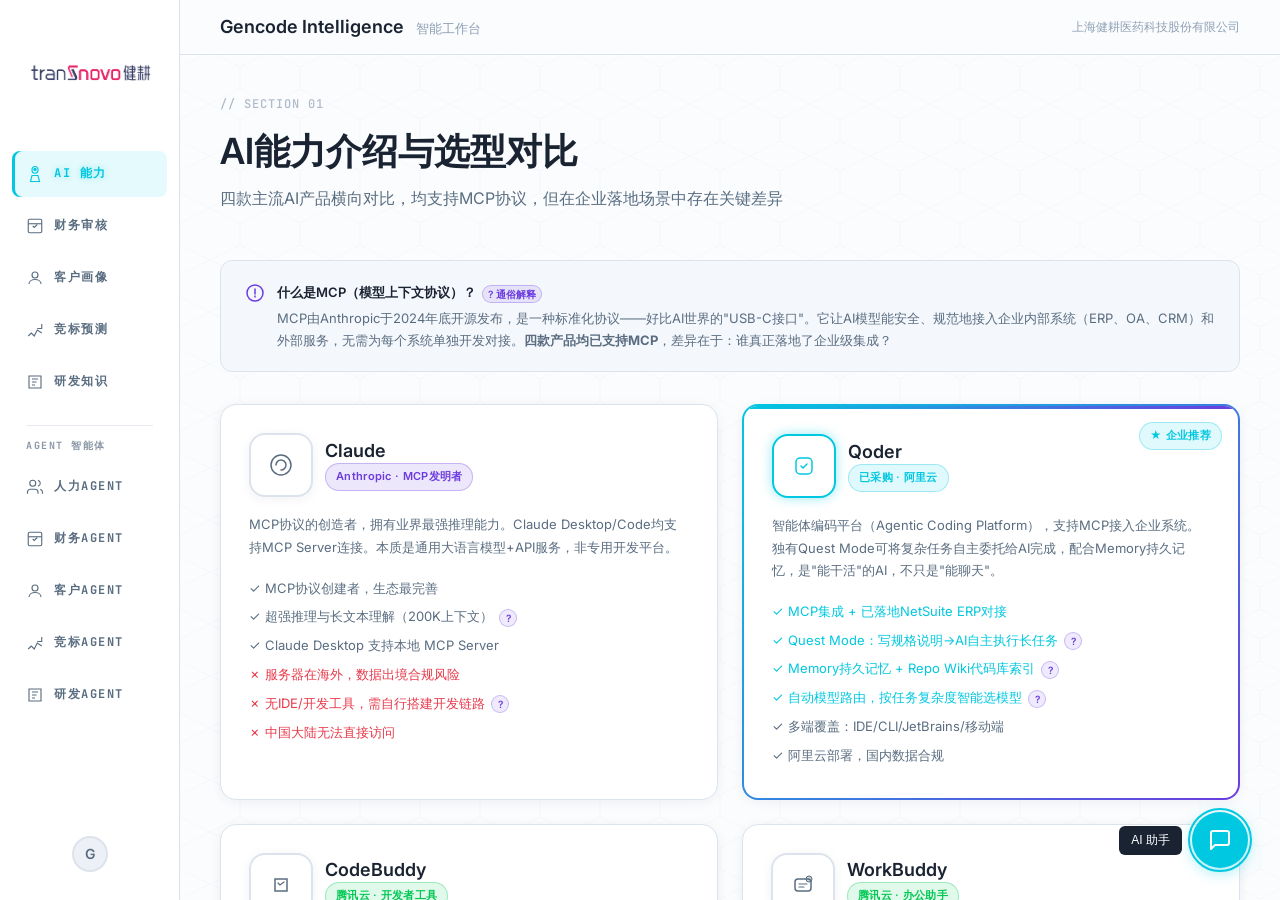
<file: index.html>
<!DOCTYPE html>
<html lang="zh-CN">
<head>
  <meta charset="UTF-8">
  <meta name="viewport" content="width=device-width, initial-scale=1.0">
  <title>Gencode Intelligence 智能工作台 — 上海健耕医药科技</title>
  <link rel="preconnect" href="https://fonts.googleapis.com">
  <link rel="preconnect" href="https://fonts.gstatic.com" crossorigin>
  <link href="https://fonts.googleapis.com/css2?family=Inter:wght@300;400;500;600;700&family=JetBrains+Mono:wght@400;500;600&display=swap" rel="stylesheet">
  <link rel="stylesheet" href="css/style.css">
  <link rel="preload" href="js/echarts.min.js" as="script">
  <link rel="prefetch" href="netsuite_pl_dashboard.html">
</head>
<body>

  <!-- App Layout -->
  <div class="app-layout">

    <!-- Sidebar Navigation -->
    <aside class="sidebar" id="sidebar">
      <div class="sidebar-brand">
        <img class="sidebar-logo" src="images/logo.png" alt="Transnovo 健耕" />
      </div>
      <nav class="sidebar-nav">
        <a class="sidebar-item active" data-target="section-ai">
          <svg viewBox="0 0 24 24" fill="none" stroke="currentColor" stroke-width="1.5"><path d="M12 2a4 4 0 014 4v1a4 4 0 01-8 0V6a4 4 0 014-4z"/><path d="M8 14h8l2 8H6l2-8z"/><circle cx="12" cy="6" r="1.5" fill="currentColor"/></svg>
          <span>AI 能力</span>
        </a>
        <a class="sidebar-item" data-target="section-audit">
          <svg viewBox="0 0 24 24" fill="none" stroke="currentColor" stroke-width="1.5"><rect x="3" y="3" width="18" height="18" rx="2"/><path d="M9 12l2 2 4-4"/><path d="M3 9h18"/></svg>
          <span>财务审核</span>
        </a>
        <a class="sidebar-item" data-target="section-customer">
          <svg viewBox="0 0 24 24" fill="none" stroke="currentColor" stroke-width="1.5"><circle cx="12" cy="8" r="4"/><path d="M4 20c0-4 4-6 8-6s8 2 8 6"/></svg>
          <span>客户画像</span>
        </a>
        <a class="sidebar-item" data-target="section-pricing">
          <svg viewBox="0 0 24 24" fill="none" stroke="currentColor" stroke-width="1.5"><path d="M3 20l4-4 4 4 4-8 6 4"/><path d="M21 4v6h-6"/></svg>
          <span>竞标预测</span>
        </a>
        <a class="sidebar-item" data-target="section-rdkb">
          <svg viewBox="0 0 24 24" fill="none" stroke="currentColor" stroke-width="1.5"><path d="M4 4h16v16H4z"/><path d="M8 8h8M8 12h6M8 16h4"/></svg>
          <span>研发知识</span>
        </a>

        <div class="sidebar-group-label">Agent 智能体</div>

        <a class="sidebar-item" data-target="section-hr">
          <svg viewBox="0 0 24 24" fill="none" stroke="currentColor" stroke-width="1.5"><path d="M16 21v-2a4 4 0 00-4-4H6a4 4 0 00-4 4v2"/><circle cx="9" cy="7" r="4"/><path d="M22 21v-2a4 4 0 00-3-3.87"/><path d="M16 3.13a4 4 0 010 7.75"/></svg>
          <span>人力Agent</span>
        </a>
        <a class="sidebar-item" data-target="section-fin-agent">
          <svg viewBox="0 0 24 24" fill="none" stroke="currentColor" stroke-width="1.5"><rect x="3" y="3" width="18" height="18" rx="2"/><path d="M9 12l2 2 4-4"/><path d="M3 9h18"/></svg>
          <span>财务Agent</span>
        </a>
        <a class="sidebar-item" data-target="section-cust-agent">
          <svg viewBox="0 0 24 24" fill="none" stroke="currentColor" stroke-width="1.5"><circle cx="12" cy="8" r="4"/><path d="M4 20c0-4 4-6 8-6s8 2 8 6"/></svg>
          <span>客户Agent</span>
        </a>
        <a class="sidebar-item" data-target="section-bid-agent">
          <svg viewBox="0 0 24 24" fill="none" stroke="currentColor" stroke-width="1.5"><path d="M3 20l4-4 4 4 4-8 6 4"/><path d="M21 4v6h-6"/></svg>
          <span>竞标Agent</span>
        </a>
        <a class="sidebar-item" data-target="section-rd-agent">
          <svg viewBox="0 0 24 24" fill="none" stroke="currentColor" stroke-width="1.5"><path d="M4 4h16v16H4z"/><path d="M8 8h8M8 12h6M8 16h4"/></svg>
          <span>研发Agent</span>
        </a>
      </nav>
      <div class="sidebar-footer">
        <div class="sidebar-user">G</div>
      </div>
    </aside>

    <!-- Content Area -->
    <main class="content-area" id="contentArea">
      <header class="content-header">
        <h1 class="content-title">Gencode Intelligence <span>智能工作台</span></h1>
        <div class="content-meta">上海健耕医药科技股份有限公司</div>
      </header>

  <!-- ========== SECTION 1: AI Capability Comparison ========== -->
  <section class="section active" id="section-ai">
    <div class="section-content">
      <div class="section-label">// SECTION 01</div>
      <div class="section-header">
        <h2>AI能力介绍与选型对比</h2>
        <p>四款主流AI产品横向对比，均支持MCP协议，但在企业落地场景中存在关键差异</p>
      </div>

      <!-- MCP explainer -->
      <div style="background:var(--bg-tertiary); border-radius:12px; border:1px solid var(--border-default); padding:20px 24px; margin-bottom:32px;">
        <div style="display:flex; align-items:flex-start; gap:12px;">
          <svg width="20" height="20" viewBox="0 0 20 20" fill="none" style="flex-shrink:0; margin-top:2px;"><circle cx="10" cy="10" r="8" stroke="#6C3CE0" stroke-width="1.5"/><path d="M10 6v5M10 13v1" stroke="#6C3CE0" stroke-width="1.5" stroke-linecap="round"/></svg>
          <div>
            <p style="font-size:13px; font-weight:600; color:var(--text-primary); margin-bottom:4px;">什么是MCP（模型上下文协议）？<button class="explain-btn" onclick="showExplain('mcp')">? 通俗解释</button></p>
            <p style="font-size:13px;">MCP由Anthropic于2024年底开源发布，是一种标准化协议——好比AI世界的"USB-C接口"。它让AI模型能安全、规范地接入企业内部系统（ERP、OA、CRM）和外部服务，无需为每个系统单独开发对接。<strong>四款产品均已支持MCP</strong>，差异在于：谁真正落地了企业级集成？</p>
          </div>
        </div>
      </div>

      <!-- 4 Product Cards -->
      <div style="display:grid; grid-template-columns:repeat(2, 1fr); gap:24px;">
        <!-- Claude -->
        <div class="card">
          <div class="flex items-center gap-12 mb-16">
            <div class="mcp-node-icon">
              <svg width="28" height="28" viewBox="0 0 28 28" fill="none"><circle cx="14" cy="14" r="10" stroke="#5A6D80" stroke-width="1.5"/><path d="M9 14c0-3 2.5-5 5-5s5 2 5 5-2.5 5-5 5" stroke="#5A6D80" stroke-width="1.5" stroke-linecap="round"/></svg>
            </div>
            <div>
              <h4>Claude</h4>
              <span class="badge badge-violet">Anthropic · MCP发明者</span>
            </div>
          </div>
          <p style="font-size:13px; margin-bottom:16px;">MCP协议的创造者，拥有业界最强推理能力。Claude Desktop/Code均支持MCP Server连接。本质是通用大语言模型+API服务，非专用开发平台。</p>
          <ul style="font-size:13px; color:var(--text-secondary); list-style:none;">
            <li style="padding:4px 0;">✓ MCP协议创建者，生态最完善</li>
            <li style="padding:4px 0;">✓ 超强推理与长文本理解（200K上下文）<button class="explain-btn" onclick="showExplain('context')">?</button></li>
            <li style="padding:4px 0;">✓ Claude Desktop 支持本地 MCP Server</li>
            <li style="padding:4px 0; color:var(--accent-red);">✗ 服务器在海外，数据出境合规风险</li>
            <li style="padding:4px 0; color:var(--accent-red);">✗ 无IDE/开发工具，需自行搭建开发链路<button class="explain-btn" onclick="showExplain('ide')">?</button></li>
            <li style="padding:4px 0; color:var(--accent-red);">✗ 中国大陆无法直接访问</li>
          </ul>
        </div>

        <!-- Qoder (Recommended) -->
        <div class="card recommended">
          <div class="badge badge-cyan badge-pulse" style="position:absolute; top:16px; right:16px;">
            ★ 企业推荐
          </div>
          <div class="flex items-center gap-12 mb-16">
            <div class="mcp-node-icon active">
              <svg width="28" height="28" viewBox="0 0 28 28" fill="none"><rect x="6" y="6" width="16" height="16" rx="4" stroke="#00C8E0" stroke-width="1.5"/><path d="M11 14l2 2 4-4" stroke="#00C8E0" stroke-width="1.5" stroke-linecap="round" stroke-linejoin="round"/></svg>
            </div>
            <div>
              <h4>Qoder</h4>
              <span class="badge badge-cyan">已采购 · 阿里云</span>
            </div>
          </div>
          <p style="font-size:13px; margin-bottom:16px;">智能体编码平台（Agentic Coding Platform），支持MCP接入企业系统。独有Quest Mode可将复杂任务自主委托给AI完成，配合Memory持久记忆，是"能干活"的AI，不只是"能聊天"。</p>
          <ul style="font-size:13px; color:var(--text-secondary); list-style:none;">
            <li style="padding:4px 0; color:var(--accent-cyan);">✓ MCP集成 + 已落地NetSuite ERP对接</li>
            <li style="padding:4px 0; color:var(--accent-cyan);">✓ Quest Mode：写规格说明→AI自主执行长任务<button class="explain-btn" onclick="showExplain('quest')">?</button></li>
            <li style="padding:4px 0; color:var(--accent-cyan);">✓ Memory持久记忆 + Repo Wiki代码库索引<button class="explain-btn" onclick="showExplain('memory')">?</button></li>
            <li style="padding:4px 0; color:var(--accent-cyan);">✓ 自动模型路由，按任务复杂度智能选模型<button class="explain-btn" onclick="showExplain('routing')">?</button></li>
            <li style="padding:4px 0;">✓ 多端覆盖：IDE/CLI/JetBrains/移动端</li>
            <li style="padding:4px 0;">✓ 阿里云部署，国内数据合规</li>
          </ul>
        </div>

        <!-- CodeBuddy -->
        <div class="card">
          <div class="flex items-center gap-12 mb-16">
            <div class="mcp-node-icon">
              <svg width="28" height="28" viewBox="0 0 28 28" fill="none"><path d="M8 8h12v12H8z" stroke="#5A6D80" stroke-width="1.5" rx="2"/><path d="M11 12l2 2 4-3" stroke="#5A6D80" stroke-width="1.2" stroke-linecap="round" stroke-linejoin="round"/></svg>
            </div>
            <div>
              <h4>CodeBuddy</h4>
              <span class="badge badge-green">腾讯云 · 开发者工具</span>
            </div>
          </div>
          <p style="font-size:13px; margin-bottom:16px;">腾讯云AI代码编辑器，面向开发人员。支持MCP可视化配置，有MCP Square市场可一键安装服务端。偏向腾讯云生态内使用。</p>
          <ul style="font-size:13px; color:var(--text-secondary); list-style:none;">
            <li style="padding:4px 0;">✓ MCP支持 + 可视化配置（无需编辑JSON）</li>
            <li style="padding:4px 0;">✓ MCP Square市场，预置丰富服务端</li>
            <li style="padding:4px 0;">✓ 腾讯云生态内集成便利</li>
            <li style="padding:4px 0; color:var(--accent-red);">✗ 深度绑定腾讯云，跨云集成受限</li>
            <li style="padding:4px 0; color:var(--accent-red);">✗ 无自主任务执行能力（仅对话模式）</li>
            <li style="padding:4px 0; color:var(--accent-red);">✗ 面向开发者，非技术人员难以直接使用</li>
          </ul>
        </div>

        <!-- WorkBuddy -->
        <div class="card">
          <div class="flex items-center gap-12 mb-16">
            <div class="mcp-node-icon">
              <svg width="28" height="28" viewBox="0 0 28 28" fill="none"><rect x="6" y="8" width="16" height="12" rx="3" stroke="#5A6D80" stroke-width="1.5"/><path d="M10 13h8M10 16h5" stroke="#5A6D80" stroke-width="1.2" stroke-linecap="round"/><circle cx="20" cy="8" r="3" fill="#5A6D80" fill-opacity="0.3" stroke="#5A6D80" stroke-width="1"/></svg>
            </div>
            <div>
              <h4>WorkBuddy</h4>
              <span class="badge badge-green">腾讯云 · 办公助手</span>
            </div>
          </div>
          <p style="font-size:13px; margin-bottom:16px;">腾讯云桌面AI办公助手，面向非技术人员。可用自然语言驱动复杂工作流，内置100+虚拟专家角色。支持MCP连接外部服务，通过微信/Slack等远程控制。</p>
          <ul style="font-size:13px; color:var(--text-secondary); list-style:none;">
            <li style="padding:4px 0;">✓ MCP支持，可连接外部工具和服务</li>
            <li style="padding:4px 0;">✓ 自然语言驱动，非技术人员可直接使用</li>
            <li style="padding:4px 0;">✓ 100+虚拟专家角色（报告撰写、数据分析等）</li>
            <li style="padding:4px 0; color:var(--accent-red);">✗ 内测阶段，功能尚未完全稳定</li>
            <li style="padding:4px 0; color:var(--accent-red);">✗ 偏办公自动化，无代码开发能力</li>
            <li style="padding:4px 0; color:var(--accent-red);">✗ 无企业级ERP/财务系统深度集成案例</li>
          </ul>
        </div>
      </div>

      <!-- Comparison Table -->
      <table class="comparison-table mt-32">
        <thead>
          <tr>
            <th>对比维度</th>
            <th>Claude</th>
            <th style="color:var(--accent-cyan);">Qoder ★</th>
            <th>CodeBuddy</th>
            <th>WorkBuddy</th>
          </tr>
        </thead>
        <tbody>
          <tr>
            <td>MCP支持</td>
            <td>✓ 协议发明者，生态最完善</td>
            <td style="color:var(--accent-cyan); font-weight:500;">✓ 完整支持 + 已落地企业集成</td>
            <td>✓ 可视化配置 + 市场</td>
            <td>✓ 支持连接外部服务</td>
          </tr>
          <tr>
            <td>NetSuite ERP对接</td>
            <td>需自行开发MCP Server</td>
            <td style="color:var(--accent-cyan); font-weight:500;">✓ 已完成，可直接拉取财务数据</td>
            <td>需自行开发对接</td>
            <td>无相关案例</td>
          </tr>
          <tr>
            <td>自主任务执行<button class="explain-btn" onclick="showExplain('autonomous')">?</button></td>
            <td>需人工持续交互引导</td>
            <td style="color:var(--accent-cyan); font-weight:500;">Quest Mode — AI异步自主完成</td>
            <td>仅实时对话模式</td>
            <td>可执行预设工作流</td>
          </tr>
          <tr>
            <td>项目记忆能力<button class="explain-btn" onclick="showExplain('memory')">?</button></td>
            <td>仅单次对话上下文</td>
            <td style="color:var(--accent-cyan); font-weight:500;">Memory持久记忆 + Repo Wiki</td>
            <td>项目级上下文</td>
            <td>对话内记忆</td>
          </tr>
          <tr>
            <td>目标用户</td>
            <td>通用（研究/创作/开发）</td>
            <td style="font-weight:500;">开发者 + 业务人员（双覆盖）</td>
            <td>专业开发人员</td>
            <td>非技术办公人员</td>
          </tr>
          <tr>
            <td>使用形态</td>
            <td>Web / API / Desktop</td>
            <td style="font-weight:500;">IDE + CLI + JetBrains + Mobile</td>
            <td>独立编辑器 + VS Code</td>
            <td>桌面App + 微信/Slack</td>
          </tr>
          <tr>
            <td>数据合规</td>
            <td style="color:var(--accent-red);">海外服务器，数据出境风险</td>
            <td style="color:var(--accent-cyan); font-weight:500;">阿里云国内部署，数据可控</td>
            <td>腾讯云国内部署</td>
            <td>腾讯云国内部署</td>
          </tr>
          <tr>
            <td>产品成熟度</td>
            <td>成熟商用（海外）</td>
            <td style="font-weight:500;">已商用，阿里云正式发售</td>
            <td>已发布正式版</td>
            <td style="color:var(--accent-red);">内测阶段</td>
          </tr>
          <tr>
            <td>采购状态</td>
            <td>未采购（大陆不可用）</td>
            <td style="color:var(--accent-green); font-weight:600;">✓ 已采购并投入使用</td>
            <td>未采购</td>
            <td>未采购（内测中）</td>
          </tr>
        </tbody>
      </table>

      <!-- Key Insight Box -->
      <div class="ai-insight-box mt-32">
        <h4>
          <svg width="16" height="16" viewBox="0 0 16 16" fill="none"><path d="M8 2L10 6H14L11 9L12 13L8 11L4 13L5 9L2 6H6L8 2Z" fill="#00C8E0" fill-opacity="0.3" stroke="#00C8E0" stroke-width="1"/></svg>
          选型结论
        </h4>
        <p style="margin-top:4px;">四款产品定位各有侧重：Claude推理最强但无法在大陆使用；CodeBuddy面向开发者但绑定腾讯生态；WorkBuddy面向办公人员但尚处内测且无ERP集成。<strong style="color:var(--accent-cyan);">Qoder是唯一兼具以下三个优势的平台：①已实际落地NetSuite ERP集成 ②Quest Mode自主任务执行 ③同时服务开发者与业务人员</strong>。且已完成阿里云采购，数据合规、即刻可用。</p>
      </div>

      <!-- MCP Integration Diagram -->
      <div class="mcp-diagram mt-32">
        <div style="text-align:center; margin-bottom:24px;">
          <h3>Qoder MCP 企业集成实例</h3>
          <p style="font-size:13px; margin-top:8px;">通过MCP协议，Qoder已实际连通健耕内部的NetSuite ERP系统，实现财务数据智能化</p>
        </div>
        <div class="flex items-center" style="justify-content:center; gap:0; position:relative; padding:20px 0;">
          <!-- Qoder Node -->
          <div class="mcp-node">
            <div class="mcp-node-icon active">
              <svg width="28" height="28" viewBox="0 0 28 28" fill="none"><rect x="6" y="6" width="16" height="16" rx="4" stroke="#00C8E0" stroke-width="1.5"/><path d="M11 14l2 2 4-4" stroke="#00C8E0" stroke-width="1.5" stroke-linecap="round" stroke-linejoin="round"/></svg>
            </div>
            <div class="mcp-node-label">Qoder AI</div>
            <div class="mcp-node-desc">智能体平台</div>
          </div>

          <!-- Connector 1 -->
          <div style="width:100px; height:2px; background:linear-gradient(90deg, var(--accent-cyan), var(--accent-violet)); position:relative; margin:0 8px; margin-bottom:36px;">
            <div class="mcp-particle" style="animation-delay:0s;"></div>
            <div class="mcp-particle" style="animation-delay:1.5s;"></div>
          </div>

          <!-- MCP Hub -->
          <div class="mcp-node">
            <div class="mcp-node-icon" style="border-color:var(--accent-violet); border-radius:50%; width:72px; height:72px;">
              <svg width="32" height="32" viewBox="0 0 32 32" fill="none"><circle cx="16" cy="16" r="8" stroke="#6C3CE0" stroke-width="1.5"/><path d="M16 4v4M16 24v4M4 16h4M24 16h4M7 7l3 3M22 22l3 3M7 25l3-3M22 10l3-3" stroke="#6C3CE0" stroke-width="1" stroke-linecap="round"/></svg>
            </div>
            <div class="mcp-node-label" style="color:var(--accent-violet);">MCP 协议层</div>
            <div class="mcp-node-desc">标准化·安全·双向</div>
          </div>

          <!-- Connector 2 -->
          <div style="width:100px; height:2px; background:linear-gradient(90deg, var(--accent-violet), var(--accent-green)); position:relative; margin:0 8px; margin-bottom:36px;">
            <div class="mcp-particle" style="animation-delay:0.7s; background:var(--accent-violet);"></div>
            <div class="mcp-particle" style="animation-delay:2.2s; background:var(--accent-green);"></div>
          </div>

          <!-- NetSuite Node -->
          <div class="mcp-node">
            <div class="mcp-node-icon" style="border-color:var(--accent-green);">
              <svg width="28" height="28" viewBox="0 0 28 28" fill="none"><rect x="5" y="8" width="18" height="12" rx="2" stroke="#00C853" stroke-width="1.5"/><path d="M9 12h4M9 15h7M9 18h5" stroke="#00C853" stroke-width="1" stroke-linecap="round"/></svg>
            </div>
            <div class="mcp-node-label">NetSuite ERP</div>
            <div class="mcp-node-desc">财务·业务数据</div>
          </div>
        </div>
        <div style="text-align:center; margin-top:16px;">
          <span class="badge badge-green">✓ 已完成集成并投入使用</span>
          <span style="font-size:12px; color:var(--text-muted); margin-left:12px;">场景：应付账款审核、财务BI分析、供应商数据同步</span>
        </div>
      </div>

      <!-- MCP Financial Integration Demo -->
      <div class="mcp-demo-showcase mt-32" style="border-color: var(--accent-violet);">
        <div class="mcp-demo-header">
          <div class="mcp-demo-badge" style="background:rgba(108,60,224,0.1); border-color:rgba(108,60,224,0.3); color:var(--accent-violet);">
            <span class="live-dot" style="background:var(--accent-violet);"></span> 财务数据对接
          </div>
          <h3>Qoder × NetSuite — 集团利润表自动生成</h3>
          <p>通过 MCP 协议直连 NetSuite GL 总账，自动查询三家子公司财务数据，AI 生成集团合并利润表及经营看板</p>
        </div>

        <!-- 3-step workflow -->
        <div class="workflow-steps">
          <div class="workflow-step" onclick="openWorkflowImg('auth')">
            <div class="workflow-step-num">1</div>
            <div class="workflow-step-img">
              <img src="images/qoder-netsuite-auth.jpg" alt="Qoder授权访问NetSuite" />
            </div>
            <div class="workflow-step-label">OAuth 授权对接</div>
            <div class="workflow-step-desc">Qoder以claude角色获得NetSuite访问权限</div>
          </div>
          <div class="workflow-step-arrow">→</div>
          <div class="workflow-step" onclick="openWorkflowImg('pl')">
            <div class="workflow-step-num">2</div>
            <div class="workflow-step-img">
              <img src="images/qoder-netsuite-pl.jpg" alt="AI生成利润表" />
            </div>
            <div class="workflow-step-label">AI 生成利润表</div>
            <div class="workflow-step-desc">查询GL数据，按子公司拆分并合并</div>
          </div>
          <div class="workflow-step-arrow">→</div>
          <div class="workflow-step" onclick="openWorkflowImg('dashboard')">
            <div class="workflow-step-num">3</div>
            <div class="workflow-step-img dashboard-preview">
              <div class="dashboard-mock">
                <div class="dm-header">集团 2025 年度经营分析看板</div>
                <div class="dm-kpis">
                  <span>营收 ¥1.82亿</span>
                  <span>毛利率 98.6%</span>
                  <span>利润 ¥2.49亿</span>
                </div>
                <div class="dm-chart"></div>
              </div>
            </div>
            <div class="workflow-step-label">经营分析看板</div>
            <div class="workflow-step-desc">自动生成可视化 Dashboard</div>
          </div>
        </div>

        <div class="mcp-demo-stats" style="grid-template-columns: repeat(5, 1fr);">
          <div class="mcp-demo-stat">
            <span class="stat-value">3</span>
            <span class="stat-label">子公司合并</span>
          </div>
          <div class="mcp-demo-stat">
            <span class="stat-value">¥1.82亿</span>
            <span class="stat-label">集团营收</span>
          </div>
          <div class="mcp-demo-stat">
            <span class="stat-value">98.6%</span>
            <span class="stat-label">毛利率</span>
          </div>
          <div class="mcp-demo-stat">
            <span class="stat-value">¥2.49亿</span>
            <span class="stat-label">利润总额</span>
          </div>
          <div class="mcp-demo-stat">
            <span class="stat-value">&lt;30s</span>
            <span class="stat-label">全流程耗时</span>
          </div>
        </div>
      </div>

      <!-- MCP Real Case Demo -->
      <div class="mcp-demo-showcase showcase-sm mt-32">
        <div class="mcp-demo-header">
          <div class="mcp-demo-badge">
            <span class="live-dot"></span> 实战成果
          </div>
          <h3>NetSuite MCP 接口打通 — 采购申请自动化</h3>
          <p>通过 Qoder MCP 协议连接 NetSuite RESTlet，实现采购申请(PR)与采购订单(PO)的全自动创建与关联</p>
        </div>
        <div class="mcp-demo-image" onclick="openDemoPopout()">
          <img src="images/netsuite-mcp-demo.jpg" alt="NetSuite MCP 采购申请自动化实战截图" />
          <div class="mcp-demo-overlay">
            <svg width="48" height="48" viewBox="0 0 48 48" fill="none"><circle cx="24" cy="24" r="20" fill="rgba(0,200,224,0.15)" stroke="#00C8E0" stroke-width="2"/><path d="M20 16l12 8-12 8V16z" fill="#00C8E0"/></svg>
            <span>点击查看大图</span>
          </div>
        </div>
        <div class="mcp-demo-stats">
          <div class="mcp-demo-stat">
            <span class="stat-value">PR002317</span>
            <span class="stat-label">采购申请号</span>
          </div>
          <div class="mcp-demo-stat">
            <span class="stat-value">P0003932</span>
            <span class="stat-label">采购订单号</span>
          </div>
          <div class="mcp-demo-stat">
            <span class="stat-value">71行</span>
            <span class="stat-label">自动处理明细</span>
          </div>
          <div class="mcp-demo-stat">
            <span class="stat-value">¥313,874</span>
            <span class="stat-label">总金额</span>
          </div>
        </div>
      </div>
    </div>
  </section>

  <!-- ========== SECTION: HR Agent — 报销自动化工具 ========== -->
  <section class="section" id="section-hr">
    <div class="section-content">
      <div class="section-label">// HR AGENT</div>
      <div class="section-header">
        <h2>人力Agent — 报销自动化工具</h2>
        <p>将员工报销账单一键转化为NetSuite采购申请(PR)与采购订单(PO)，消除人工录入，全自动匹配科目与供应商</p>
      </div>

      <!-- HR Agent Chat Demo -->
      <div class="hr-chat-panel">
        <div class="hr-chat-head">
          <div class="hr-chat-title">
            <span class="hr-chat-dot"></span>
            人力Agent · 报销智能助手
          </div>
          <div class="hr-chat-status">在线 · 平均 1.2s 响应</div>
        </div>

        <div class="hr-chat-body" id="hrChatBody">
          <div class="hr-msg user">
            <div class="hr-bubble">我上周去杭州出差，携程账单已生成，帮我做报销。</div>
            <div class="hr-avatar user">张</div>
          </div>
          <div class="hr-msg bot">
            <div class="hr-avatar bot">HR</div>
            <div class="hr-bubble">
              好的，请上传携程账单Excel。我会解析每笔明细，并自动创建 NetSuite PR / PO。
              <div class="hr-file-slot">
                <svg width="18" height="18" viewBox="0 0 24 24" fill="none" stroke="currentColor" stroke-width="1.5"><path d="M21 15v4a2 2 0 01-2 2H5a2 2 0 01-2-2v-4"/><polyline points="7 10 12 15 17 10"/><line x1="12" y1="15" x2="12" y2="3"/></svg>
                <span>ctrip_202607_张XX.xlsx · 已解析 12 行明细</span>
              </div>
            </div>
          </div>
          <div class="hr-msg bot">
            <div class="hr-avatar bot">HR</div>
            <div class="hr-bubble">
              识别到 3 类费用，共 <b>¥ 4,286.00</b>，已按公司科目映射：
              <table class="hr-mini-table">
                <tr><th>费用类型</th><th>金额</th><th>NS 科目</th></tr>
                <tr><td>机票</td><td>¥ 2,180</td><td>6602-差旅-交通</td></tr>
                <tr><td>酒店</td><td>¥ 1,650</td><td>6602-差旅-住宿</td></tr>
                <tr><td>打车</td><td>¥ 456</td><td>6602-差旅-市内交通</td></tr>
              </table>
              确认无误后，我将创建 PR#PR-2607-张XX，并自动生成同金额 PO 关联。
              <div class="hr-actions">
                <button class="agent-btn primary">确认并提交</button>
                <button class="agent-btn">调整科目</button>
              </div>
            </div>
          </div>
        </div>

        <div class="hr-chat-input">
          <div class="hr-chat-chips">
            <button class="hr-chip" data-text="帮我做携程差旅报销">差旅报销</button>
            <button class="hr-chip" data-text="报销一下这个月的团队聚餐费">餐费报销</button>
            <button class="hr-chip" data-text="打车费怎么走顺丰快递报销？">打车费</button>
            <button class="hr-chip" data-text="上个月PR审批到哪一步了？">PR 状态查询</button>
          </div>
          <div class="hr-chat-box">
            <textarea id="hrChatInput" placeholder="描述你的报销需求，或直接拖入账单文件..." rows="1"></textarea>
            <button class="hr-send" onclick="hrSend()" aria-label="发送">
              <svg width="18" height="18" viewBox="0 0 24 24" fill="none" stroke="currentColor" stroke-width="2"><line x1="22" y1="2" x2="11" y2="13"/><polygon points="22 2 15 22 11 13 2 9 22 2"/></svg>
            </button>
          </div>
        </div>
      </div>

      <!-- Tool Cards Grid -->
      <div style="display:grid; grid-template-columns:repeat(2, 1fr); gap:32px; margin-top:32px;">

        <!-- 携程报销工具 -->
        <div class="card" style="border:1.5px solid var(--accent-cyan); position:relative; overflow:hidden;">
          <div style="position:absolute; top:0; left:0; right:0; height:3px; background:linear-gradient(90deg, var(--accent-cyan), var(--accent-violet));"></div>
          <div class="flex items-center gap-12 mb-16" style="padding-top:8px;">
            <div class="mcp-node-icon active" style="width:48px; height:48px;">
              <svg width="24" height="24" viewBox="0 0 24 24" fill="none" stroke="#00C8E0" stroke-width="1.5"><rect x="3" y="5" width="18" height="14" rx="2"/><path d="M3 10h18"/><path d="M7 15h4"/></svg>
            </div>
            <div>
              <h4 style="font-size:18px;">携程报销工具</h4>
              <span class="badge badge-cyan">Ctrip → NetSuite PR+PO</span>
            </div>
          </div>
          <p style="font-size:13px; color:var(--text-secondary); margin-bottom:16px;">拖入携程商旅账单Excel，自动解析所有明细行，一键在NetSuite创建采购申请与采购订单，PR+PO自动关联。</p>
          <div style="background:var(--bg-tertiary); border-radius:8px; padding:14px 16px; margin-bottom:16px;">
            <div style="font-size:11px; font-family:var(--font-mono); color:var(--text-muted); margin-bottom:6px;">// 工作流程</div>
            <div style="display:flex; align-items:center; gap:8px; font-size:12px; flex-wrap:wrap;">
              <span style="background:rgba(0,200,224,0.1); border:1px solid rgba(0,200,224,0.3); padding:3px 8px; border-radius:4px; color:var(--accent-cyan);">携程Excel</span>
              <span style="color:var(--text-muted);">→</span>
              <span style="background:rgba(0,200,224,0.1); border:1px solid rgba(0,200,224,0.3); padding:3px 8px; border-radius:4px; color:var(--accent-cyan);">解析明细</span>
              <span style="color:var(--text-muted);">→</span>
              <span style="background:rgba(0,200,224,0.1); border:1px solid rgba(0,200,224,0.3); padding:3px 8px; border-radius:4px; color:var(--accent-cyan);">创建PR</span>
              <span style="color:var(--text-muted);">→</span>
              <span style="background:rgba(0,200,224,0.1); border:1px solid rgba(0,200,224,0.3); padding:3px 8px; border-radius:4px; color:var(--accent-cyan);">生成PO</span>
              <span style="color:var(--text-muted);">→</span>
              <span style="background:rgba(0,200,224,0.1); border:1px solid rgba(0,200,224,0.3); padding:3px 8px; border-radius:4px; color:var(--accent-cyan);">自动关联</span>
            </div>
          </div>
          <ul style="font-size:13px; color:var(--text-secondary); list-style:none;">
            <li style="padding:4px 0;">✓ 拖拽Excel即触发，零操作门槛</li>
            <li style="padding:4px 0;">✓ 自动匹配供应商、费用科目</li>
            <li style="padding:4px 0;">✓ PR与PO自动关联，无需手动链接</li>
            <li style="padding:4px 0;">✓ 支持批量明细行（70+行级处理）</li>
          </ul>
          <div style="margin-top:16px; padding-top:12px; border-top:1px solid var(--border-default); display:flex; gap:16px;">
            <div class="mcp-demo-stat"><span class="stat-value">PR+PO</span><span class="stat-label">自动创建</span></div>
            <div class="mcp-demo-stat"><span class="stat-value">&lt;30s</span><span class="stat-label">全流程耗时</span></div>
            <div class="mcp-demo-stat"><span class="stat-value">100%</span><span class="stat-label">明细匹配率</span></div>
          </div>

          <!-- Internal Tool Badge -->
          <div style="margin-top:20px; padding-top:16px; border-top:1px solid var(--border-default); display:flex; align-items:center; gap:10px; color:var(--text-secondary); font-size:12px;">
            <svg width="18" height="18" viewBox="0 0 24 24" fill="none" stroke="#00C8E0" stroke-width="1.5"><rect x="3" y="11" width="18" height="10" rx="2"/><path d="M7 11V7a5 5 0 0110 0v4"/></svg>
            <span>工具仅供内部使用 · 请通过公司 OA 获取</span>
          </div>
        </div>

        <!-- 顺丰报销工具 -->
        <div class="card" style="border:1.5px solid var(--accent-green); position:relative; overflow:hidden;">
          <div style="position:absolute; top:0; left:0; right:0; height:3px; background:linear-gradient(90deg, var(--accent-green), var(--accent-cyan));"></div>
          <div class="flex items-center gap-12 mb-16" style="padding-top:8px;">
            <div class="mcp-node-icon" style="width:48px; height:48px; border-color:var(--accent-green);">
              <svg width="24" height="24" viewBox="0 0 24 24" fill="none" stroke="#00C853" stroke-width="1.5"><path d="M5 8h14l-1.5 9H6.5L5 8z"/><path d="M3 5h2l1 3"/><circle cx="9" cy="20" r="1"/><circle cx="17" cy="20" r="1"/></svg>
            </div>
            <div>
              <h4 style="font-size:18px;">顺丰报销工具</h4>
              <span class="badge badge-green">SF Express → NetSuite PR+PO</span>
            </div>
          </div>
          <p style="font-size:13px; color:var(--text-secondary); margin-bottom:16px;">拖入顺丰月结账单Excel，自动按历史映射表分摊费用至各承担主体，然后一键创建采购申请与采购订单。</p>
          <div style="background:var(--bg-tertiary); border-radius:8px; padding:14px 16px; margin-bottom:16px;">
            <div style="font-size:11px; font-family:var(--font-mono); color:var(--text-muted); margin-bottom:6px;">// 工作流程</div>
            <div style="display:flex; align-items:center; gap:8px; font-size:12px; flex-wrap:wrap;">
              <span style="background:rgba(0,200,83,0.1); border:1px solid rgba(0,200,83,0.3); padding:3px 8px; border-radius:4px; color:var(--accent-green);">顺丰Excel</span>
              <span style="color:var(--text-muted);">→</span>
              <span style="background:rgba(0,200,83,0.1); border:1px solid rgba(0,200,83,0.3); padding:3px 8px; border-radius:4px; color:var(--accent-green);">智能分摊</span>
              <span style="color:var(--text-muted);">→</span>
              <span style="background:rgba(0,200,83,0.1); border:1px solid rgba(0,200,83,0.3); padding:3px 8px; border-radius:4px; color:var(--accent-green);">创建PR</span>
              <span style="color:var(--text-muted);">→</span>
              <span style="background:rgba(0,200,83,0.1); border:1px solid rgba(0,200,83,0.3); padding:3px 8px; border-radius:4px; color:var(--accent-green);">生成PO</span>
              <span style="color:var(--text-muted);">→</span>
              <span style="background:rgba(0,200,83,0.1); border:1px solid rgba(0,200,83,0.3); padding:3px 8px; border-radius:4px; color:var(--accent-green);">自动关联</span>
            </div>
          </div>
          <ul style="font-size:13px; color:var(--text-secondary); list-style:none;">
            <li style="padding:4px 0;">✓ 自动分摊：根据历史映射匹配承担主体</li>
            <li style="padding:4px 0;">✓ 智能识别费用科目，未匹配行标黄提醒</li>
            <li style="padding:4px 0;">✓ 分摊完成后自动创建PR+PO</li>
            <li style="padding:4px 0;">✓ 历史映射表自学习，越用越准</li>
          </ul>
          <div style="margin-top:16px; padding-top:12px; border-top:1px solid var(--border-default); display:flex; gap:16px;">
            <div class="mcp-demo-stat"><span class="stat-value" style="color:var(--accent-green);">自动分摊</span><span class="stat-label">费用归集</span></div>
            <div class="mcp-demo-stat"><span class="stat-value" style="color:var(--accent-green);">PR+PO</span><span class="stat-label">一键生成</span></div>
            <div class="mcp-demo-stat"><span class="stat-value" style="color:var(--accent-green);">自学习</span><span class="stat-label">映射优化</span></div>
          </div>

          <!-- Internal Tool Badge -->
          <div style="margin-top:20px; padding-top:16px; border-top:1px solid var(--border-default); display:flex; align-items:center; gap:10px; color:var(--text-secondary); font-size:12px;">
            <svg width="18" height="18" viewBox="0 0 24 24" fill="none" stroke="#00C853" stroke-width="1.5"><rect x="3" y="11" width="18" height="10" rx="2"/><path d="M7 11V7a5 5 0 0110 0v4"/></svg>
            <span>工具仅供内部使用 · 请通过公司 OA 获取</span>
          </div>
        </div>
      </div>

      <!-- Tutorial - 携程报销工具使用教程 -->
      <div style="margin-top:32px; background:var(--bg-tertiary); border:1px solid var(--border-default); border-radius:12px; padding:24px 28px;">
        <div style="font-size:14px; font-weight:700; color:var(--accent-cyan); margin-bottom:16px;">📖 携程报销工具 — 使用教程</div>
        <div style="font-size:13px; color:var(--text-secondary); line-height:1.8;">

          <p style="font-weight:600; color:var(--text-primary); margin-bottom:8px;">① 需要下载哪些文件？</p>
          <table style="width:100%; border-collapse:collapse; margin-bottom:20px; font-size:12px;">
            <tr style="background:rgba(0,200,224,0.08);">
              <th style="text-align:left; padding:8px 12px; border:1px solid var(--border-default); color:var(--accent-cyan);">文件名</th>
              <th style="text-align:left; padding:8px 12px; border:1px solid var(--border-default); color:var(--accent-cyan);">是什么</th>
              <th style="text-align:center; padding:8px 12px; border:1px solid var(--border-default); color:var(--accent-cyan);">必须？</th>
            </tr>
            <tr>
              <td style="padding:8px 12px; border:1px solid var(--border-default); font-family:var(--font-mono);">一键生成采购订单.bat</td>
              <td style="padding:8px 12px; border:1px solid var(--border-default);">双击/拖拽即运行的启动脚本，<strong>这是你唯一要操作的文件</strong></td>
              <td style="padding:8px 12px; border:1px solid var(--border-default); text-align:center; color:var(--accent-cyan); font-weight:700;">✓ 必须</td>
            </tr>
            <tr>
              <td style="padding:8px 12px; border:1px solid var(--border-default); font-family:var(--font-mono);">ctrip_pr_tool.exe</td>
              <td style="padding:8px 12px; border:1px solid var(--border-default);">核心引擎（一体化）：解析携程账单 → 生成透视表 → 调用NS接口创建PR+PO</td>
              <td style="padding:8px 12px; border:1px solid var(--border-default); text-align:center; color:var(--accent-cyan); font-weight:700;">✓ 必须</td>
            </tr>
            <tr>
              <td style="padding:8px 12px; border:1px solid var(--border-default); font-family:var(--font-mono);">.env</td>
              <td style="padding:8px 12px; border:1px solid var(--border-default);">NetSuite连接凭据（账号密码等），<strong>找IT部门获取</strong>，不要外传</td>
              <td style="padding:8px 12px; border:1px solid var(--border-default); text-align:center; color:var(--accent-cyan); font-weight:700;">✓ 必须</td>
            </tr>
            <tr style="background:rgba(255,255,255,0.02);">
              <td style="padding:8px 12px; border:1px solid var(--border-default); font-family:var(--font-mono);">携程账单样例.xlsx</td>
              <td style="padding:8px 12px; border:1px solid var(--border-default);">样例原表，可用来测试工具是否正常运行</td>
              <td style="padding:8px 12px; border:1px solid var(--border-default); text-align:center; color:var(--text-muted);">可选</td>
            </tr>
          </table>

          <p style="font-weight:600; color:var(--text-primary); margin-bottom:10px;">② 怎么用？（3步）</p>
          <div style="background:var(--bg-card); border:1px solid var(--border-default); border-radius:8px; padding:16px 20px; margin-bottom:16px;">
            <div style="display:flex; gap:12px; align-items:flex-start; margin-bottom:12px;">
              <span style="background:var(--accent-cyan); color:#fff; width:24px; height:24px; border-radius:50%; display:flex; align-items:center; justify-content:center; font-size:12px; font-weight:700; flex-shrink:0;">1</span>
              <div>把上面 <strong>3个必须文件</strong> 全部下载到同一个文件夹里（位置随意）</div>
            </div>
            <div style="display:flex; gap:12px; align-items:flex-start; margin-bottom:12px;">
              <span style="background:var(--accent-cyan); color:#fff; width:24px; height:24px; border-radius:50%; display:flex; align-items:center; justify-content:center; font-size:12px; font-weight:700; flex-shrink:0;">2</span>
              <div>收到携程商旅账单Excel后，<strong>把xlsx文件拖到「一键生成采购订单.bat」上面松开</strong></div>
            </div>
            <div style="display:flex; gap:12px; align-items:flex-start;">
              <span style="background:var(--accent-cyan); color:#fff; width:24px; height:24px; border-radius:50%; display:flex; align-items:center; justify-content:center; font-size:12px; font-weight:700; flex-shrink:0;">3</span>
              <div>等待黑窗口跑完，记下输出的 <strong>PR编号 + PO编号</strong>，完成！</div>
            </div>
          </div>

          <p style="padding:10px 14px; background:rgba(0,200,224,0.06); border:1px solid rgba(0,200,224,0.2); border-radius:6px; font-size:12px; color:var(--text-secondary);">
            💡 携程工具是一体化的：自动解析原始账单 → 生成各分类透视表 → 匹配部门和科目 → 创建PR → 生成PO → 自动关联，全程无需人工干预。
          </p>
        </div>
      </div>

      <!-- Tutorial - 顺丰报销工具使用教程 -->
      <div style="margin-top:32px; background:var(--bg-tertiary); border:1px solid var(--border-default); border-radius:12px; padding:24px 28px;">
        <div style="font-size:14px; font-weight:700; color:var(--accent-green); margin-bottom:16px;">📖 顺丰报销工具 — 使用教程</div>
        <div style="font-size:13px; color:var(--text-secondary); line-height:1.8;">

          <p style="font-weight:600; color:var(--text-primary); margin-bottom:8px;">① 需要下载哪些文件？</p>
          <table style="width:100%; border-collapse:collapse; margin-bottom:20px; font-size:12px;">
            <tr style="background:rgba(0,200,83,0.08);">
              <th style="text-align:left; padding:8px 12px; border:1px solid var(--border-default); color:var(--accent-green);">文件名</th>
              <th style="text-align:left; padding:8px 12px; border:1px solid var(--border-default); color:var(--accent-green);">是什么</th>
              <th style="text-align:center; padding:8px 12px; border:1px solid var(--border-default); color:var(--accent-green);">必须？</th>
            </tr>
            <tr>
              <td style="padding:8px 12px; border:1px solid var(--border-default); font-family:var(--font-mono);">一键生成顺丰采购订单.bat</td>
              <td style="padding:8px 12px; border:1px solid var(--border-default);">双击/拖拽即运行的启动脚本，<strong>这是你唯一要操作的文件</strong></td>
              <td style="padding:8px 12px; border:1px solid var(--border-default); text-align:center; color:var(--accent-green); font-weight:700;">✓ 必须</td>
            </tr>
            <tr>
              <td style="padding:8px 12px; border:1px solid var(--border-default); font-family:var(--font-mono);">sf_allocate_tool.exe</td>
              <td style="padding:8px 12px; border:1px solid var(--border-default);">核心引擎①：读取顺丰账单，自动按历史规则分摊费用到各部门</td>
              <td style="padding:8px 12px; border:1px solid var(--border-default); text-align:center; color:var(--accent-green); font-weight:700;">✓ 必须</td>
            </tr>
            <tr>
              <td style="padding:8px 12px; border:1px solid var(--border-default); font-family:var(--font-mono);">sf_pr_tool.exe</td>
              <td style="padding:8px 12px; border:1px solid var(--border-default);">核心引擎②：分摊完成后调用NetSuite接口创建PR采购申请+PO采购订单</td>
              <td style="padding:8px 12px; border:1px solid var(--border-default); text-align:center; color:var(--accent-green); font-weight:700;">✓ 必须</td>
            </tr>
            <tr>
              <td style="padding:8px 12px; border:1px solid var(--border-default); font-family:var(--font-mono);">sf_allocation_history.json</td>
              <td style="padding:8px 12px; border:1px solid var(--border-default);">分摊记忆库：记录"哪个经手人→归哪个部门"的历史规则，用得越多越准</td>
              <td style="padding:8px 12px; border:1px solid var(--border-default); text-align:center; color:var(--accent-green); font-weight:700;">✓ 必须</td>
            </tr>
            <tr>
              <td style="padding:8px 12px; border:1px solid var(--border-default); font-family:var(--font-mono);">.env</td>
              <td style="padding:8px 12px; border:1px solid var(--border-default);">NetSuite连接凭据（账号密码等），<strong>找IT部门获取</strong>，不要外传</td>
              <td style="padding:8px 12px; border:1px solid var(--border-default); text-align:center; color:var(--accent-green); font-weight:700;">✓ 必须</td>
            </tr>
            <tr style="background:rgba(255,255,255,0.02);">
              <td style="padding:8px 12px; border:1px solid var(--border-default); font-family:var(--font-mono);">顺丰6月账单样例.xlsx</td>
              <td style="padding:8px 12px; border:1px solid var(--border-default);">样例文件，可用来测试工具是否正常运行</td>
              <td style="padding:8px 12px; border:1px solid var(--border-default); text-align:center; color:var(--text-muted);">可选</td>
            </tr>
          </table>

          <p style="font-weight:600; color:var(--text-primary); margin-bottom:10px;">② 怎么用？（3步）</p>
          <div style="background:var(--bg-card); border:1px solid var(--border-default); border-radius:8px; padding:16px 20px; margin-bottom:16px;">
            <div style="display:flex; gap:12px; align-items:flex-start; margin-bottom:12px;">
              <span style="background:var(--accent-green); color:#fff; width:24px; height:24px; border-radius:50%; display:flex; align-items:center; justify-content:center; font-size:12px; font-weight:700; flex-shrink:0;">1</span>
              <div>把上面 <strong>5个必须文件</strong> 全部下载到同一个文件夹里（位置随意）</div>
            </div>
            <div style="display:flex; gap:12px; align-items:flex-start; margin-bottom:12px;">
              <span style="background:var(--accent-green); color:#fff; width:24px; height:24px; border-radius:50%; display:flex; align-items:center; justify-content:center; font-size:12px; font-weight:700; flex-shrink:0;">2</span>
              <div>收到顺丰月结账单Excel后，<strong>把xlsx文件拖到「一键生成顺丰采购订单.bat」上面松开</strong></div>
            </div>
            <div style="display:flex; gap:12px; align-items:flex-start;">
              <span style="background:var(--accent-green); color:#fff; width:24px; height:24px; border-radius:50%; display:flex; align-items:center; justify-content:center; font-size:12px; font-weight:700; flex-shrink:0;">3</span>
              <div>等待黑窗口跑完，记下输出的 <strong>PR编号 + PO编号</strong>，完成！</div>
            </div>
          </div>

          <p style="padding:10px 14px; background:rgba(255,193,7,0.08); border:1px solid rgba(255,193,7,0.2); border-radius:6px; font-size:12px; color:var(--text-secondary);">
            ⚠️ 如果有行标黄（未匹配），说明有新的经手人/收件人组合没见过，手动补充后再拖入一次即可。映射表会自动学习，下次就不用管了。
          </p>
        </div>
      </div>

      <div class="ai-insight-box mt-32">
        <h4>
          <svg width="16" height="16" viewBox="0 0 16 16" fill="none"><path d="M8 2L10 6H14L11 9L12 13L8 11L4 13L5 9L2 6H6L8 2Z" fill="#00C8E0" fill-opacity="0.3" stroke="#00C8E0" stroke-width="1"/></svg>
          人力Agent 价值
        </h4>
        <p style="margin-top:4px;">传统报销流程：HR收到账单 → 手动录入几十上百行明细 → 逐条匹配供应商和科目 → 创建PR → 再创建PO → 手动关联。<strong style="color:var(--accent-cyan);">现在：拖入Excel文件，30秒内全自动完成，零手工录入、零匹配错误。</strong>每月为HR节省数小时重复劳动。</p>
      </div>
    </div>
  </section>

  <!-- ========== SECTION 2: Financial Intelligent Audit ========== -->
  <section class="section" id="section-audit">
    <div class="section-content">
      <div class="section-label">// SECTION 02</div>
      <div class="section-header">
        <h2>财务智能审核 — 应付账款场景</h2>
        <p>AI自动提取单据关键信息，智能比对数据一致性，高亮差异与风险点</p>
      </div>

      <!-- Status Bar -->
      <div class="status-bar">
        <svg width="16" height="16" viewBox="0 0 16 16" fill="none"><circle cx="8" cy="8" r="6" stroke="#00C8E0" stroke-width="1.5"/><path d="M8 5v3l2 2" stroke="#00C8E0" stroke-width="1.5" stroke-linecap="round"/></svg>
        <span class="status-text">审核中... <strong>3/4</strong> 步骤完成</span>
        <div class="status-progress">
          <div class="status-progress-fill" style="width: 75%;"></div>
        </div>
      </div>

      <!-- Audit Progress Flow -->
      <div class="audit-flow">
        <div class="audit-flow-node">
          <div class="audit-flow-dot completed">
            <svg width="16" height="16" viewBox="0 0 16 16" fill="none"><path d="M4 8l3 3 5-5" stroke="currentColor" stroke-width="1.5" stroke-linecap="round" stroke-linejoin="round"/></svg>
          </div>
          <span class="audit-flow-label">单据接收</span>
        </div>
        <div class="audit-flow-line completed"></div>
        <div class="audit-flow-node">
          <div class="audit-flow-dot completed">
            <svg width="16" height="16" viewBox="0 0 16 16" fill="none"><path d="M4 8l3 3 5-5" stroke="currentColor" stroke-width="1.5" stroke-linecap="round" stroke-linejoin="round"/></svg>
          </div>
          <span class="audit-flow-label">智能比对</span>
        </div>
        <div class="audit-flow-line completed"></div>
        <div class="audit-flow-node">
          <div class="audit-flow-dot active">
            <svg width="14" height="14" viewBox="0 0 14 14" fill="none"><path d="M7 3v4M7 9.5v.5" stroke="currentColor" stroke-width="1.5" stroke-linecap="round"/></svg>
          </div>
          <span class="audit-flow-label">差异提醒</span>
        </div>
        <div class="audit-flow-line active"></div>
        <div class="audit-flow-node">
          <div class="audit-flow-dot pending">
            <svg width="14" height="14" viewBox="0 0 14 14" fill="none"><circle cx="7" cy="7" r="2" fill="currentColor"/></svg>
          </div>
          <span class="audit-flow-label">人工确认</span>
        </div>
      </div>

      <!-- Split Layout -->
      <div class="audit-split">
        <!-- Left: Document -->
        <div class="audit-document">
          <div style="display:flex; justify-content:space-between; align-items:center; margin-bottom:16px;">
            <span class="badge badge-cyan">发票 #INV-2024-0891</span>
            <span style="font-family:var(--font-mono); font-size:11px; color:var(--text-muted);">[SOURCE: OA-SYSTEM]</span>
          </div>
          <div style="background:var(--bg-card); border-radius:8px; padding:20px; border:1px solid var(--border-default);">
            <div style="font-size:18px; font-weight:700; text-align:center; margin-bottom:16px; color:var(--text-primary);">增值税专用发票</div>
            <div style="display:grid; grid-template-columns:1fr 1fr; gap:12px; font-size:13px;">
              <div><span style="color:var(--text-muted);">供应商：</span><br><strong>苏州博腾医疗器械有限公司</strong></div>
              <div><span style="color:var(--text-muted);">发票日期：</span><br><strong>2024-03-15</strong></div>
              <div><span style="color:var(--text-muted);">发票金额：</span><br><strong style="font-family:var(--font-mono); font-size:16px; color:var(--accent-cyan);">¥ 284,500.00</strong></div>
              <div><span style="color:var(--text-muted);">税率：</span><br><strong>13%</strong></div>
              <div style="grid-column:1/3;"><span style="color:var(--text-muted);">商品明细：</span><br><strong>他克莫司胶囊原料药 × 500kg</strong></div>
            </div>
          </div>
          <div style="margin-top:12px; background:var(--bg-card); border-radius:8px; padding:16px; border:1px solid var(--border-default);">
            <div style="display:flex; justify-content:space-between; align-items:center; margin-bottom:12px;">
              <span class="badge badge-violet">合同 #CT-2024-056</span>
            </div>
            <div style="font-size:13px;">
              <div style="margin-bottom:6px;"><span style="color:var(--text-muted);">合同金额：</span><strong style="font-family:var(--font-mono);">¥ 280,000.00</strong></div>
              <div><span style="color:var(--text-muted);">约定单价：</span><strong style="font-family:var(--font-mono);">¥ 560.00/kg</strong></div>
            </div>
          </div>
        </div>

        <!-- Right: AI Extracted Data -->
        <div class="audit-data-card">
          <div style="display:flex; justify-content:space-between; align-items:center; margin-bottom:16px;">
            <h4 style="font-size:14px;">AI智能审核结果</h4>
            <span class="live-indicator"><span class="live-dot"></span>PROCESSING</span>
          </div>
          <div class="audit-item match">
            <span class="audit-item-label">供应商名称</span>
            <span class="audit-item-value">苏州博腾医疗器械有限公司</span>
            <span class="audit-item-status text-green">
              <svg width="16" height="16" viewBox="0 0 16 16" fill="none"><path d="M4 8l3 3 5-5" stroke="#00C853" stroke-width="2" stroke-linecap="round" stroke-linejoin="round"/></svg>
            </span>
          </div>
          <div class="audit-item match">
            <span class="audit-item-label">商品品名</span>
            <span class="audit-item-value">他克莫司胶囊原料药</span>
            <span class="audit-item-status text-green">
              <svg width="16" height="16" viewBox="0 0 16 16" fill="none"><path d="M4 8l3 3 5-5" stroke="#00C853" stroke-width="2" stroke-linecap="round" stroke-linejoin="round"/></svg>
            </span>
          </div>
          <div class="audit-item match">
            <span class="audit-item-label">发票日期</span>
            <span class="audit-item-value">2024-03-15</span>
            <span class="audit-item-status text-green">
              <svg width="16" height="16" viewBox="0 0 16 16" fill="none"><path d="M4 8l3 3 5-5" stroke="#00C853" stroke-width="2" stroke-linecap="round" stroke-linejoin="round"/></svg>
            </span>
          </div>
          <div class="audit-item mismatch">
            <span class="audit-item-label">金额一致性</span>
            <span class="audit-item-value text-red">发票 ¥284,500 ≠ 合同 ¥280,000</span>
            <span class="audit-item-status">
              <svg width="16" height="16" viewBox="0 0 16 16" fill="none"><circle cx="8" cy="8" r="6" stroke="#E8394A" stroke-width="1.5"/><path d="M8 5v4M8 11v.5" stroke="#E8394A" stroke-width="1.5" stroke-linecap="round"/></svg>
            </span>
          </div>
          <div class="audit-item mismatch">
            <span class="audit-item-label">单价核验</span>
            <span class="audit-item-value text-red">实际 ¥569/kg &gt; 合同 ¥560/kg</span>
            <span class="audit-item-status">
              <svg width="16" height="16" viewBox="0 0 16 16" fill="none"><circle cx="8" cy="8" r="6" stroke="#E8394A" stroke-width="1.5"/><path d="M8 5v4M8 11v.5" stroke="#E8394A" stroke-width="1.5" stroke-linecap="round"/></svg>
            </span>
          </div>
          <div class="audit-item match">
            <span class="audit-item-label">税率</span>
            <span class="audit-item-value">13% — 与合同一致</span>
            <span class="audit-item-status text-green">
              <svg width="16" height="16" viewBox="0 0 16 16" fill="none"><path d="M4 8l3 3 5-5" stroke="#00C853" stroke-width="2" stroke-linecap="round" stroke-linejoin="round"/></svg>
            </span>
          </div>
        </div>
      </div>

      <!-- Audit Log -->
      <div class="audit-log" id="auditLog">
        <div>&gt; <span class="log-info">[2024-03-16 09:32:14]</span> 开始审核 Bill #BILL-2024-0891</div>
        <div>&gt; vendor_name_check: <span class="log-pass">PASSED ✓</span></div>
        <div>&gt; item_description_check: <span class="log-pass">PASSED ✓</span></div>
        <div>&gt; invoice_date_check: <span class="log-pass">PASSED ✓</span></div>
        <div>&gt; amount_consistency_check: <span class="log-fail">FAILED ✗</span> — 差异 ¥4,500.00 (1.6%)</div>
        <div>&gt; unit_price_check: <span class="log-fail">FAILED ✗</span> — 超出合同单价 ¥9.00/kg</div>
        <div>&gt; tax_rate_check: <span class="log-pass">PASSED ✓</span></div>
        <div>&gt; <span class="log-info">[ALERT]</span> 发现2项差异，已标记待人工确认</div>
        <div>&gt; <span class="log-info">[SUGGESTION]</span> 建议核实是否存在补充协议或价格调整通知</div>
      </div>
    </div>
  </section>

  <!-- ========== SECTION 3: Customer 360 Profile ========== -->
  <section class="section" id="section-customer">
    <div class="section-content">
      <div class="section-label">// SECTION 03</div>
      <div class="section-header">
        <div class="flex justify-between items-center">
          <div>
            <h2>客户360°智能画像</h2>
            <p>深入了解关键客户，追踪学术动态，洞察合作机会</p>
          </div>
          <span class="live-indicator"><span class="live-dot"></span>LIVE</span>
        </div>
      </div>

      <div class="customer-profile">
        <!-- Left: Profile Card -->
        <div class="profile-card">
          <div class="profile-avatar-ring">
            <img src="images/xue-wujun.jpg" alt="薛武军" class="profile-avatar-img" />
          </div>
          <div class="profile-name">薛武军</div>
          <div class="profile-title">肾脏病医院院长 · 主任医师 · 博士生导师</div>
          <div class="profile-org">西安交通大学第一附属医院</div>
          <div style="margin:16px 0;">
            <span class="badge badge-cyan">器官移植</span>
            <span class="badge badge-violet" style="margin-left:4px;">免疫抑制</span>
          </div>
          <div class="profile-stats">
            <div class="profile-stat clickable" onclick="openProfileDetail('papers')">
              <div class="profile-stat-value">127</div>
              <div class="profile-stat-label">发表论文</div>
              <div class="profile-stat-hint">点击查看 →</div>
            </div>
            <div class="profile-stat clickable" onclick="openProfileDetail('patents')">
              <div class="profile-stat-value">23</div>
              <div class="profile-stat-label">授权专利</div>
              <div class="profile-stat-hint">点击查看 →</div>
            </div>
            <div class="profile-stat clickable" onclick="openProfileDetail('projects')">
              <div class="profile-stat-value">8</div>
              <div class="profile-stat-label">在研课题</div>
              <div class="profile-stat-hint">点击查看 →</div>
            </div>
            <div class="profile-stat">
              <div class="profile-stat-value">A+</div>
              <div class="profile-stat-label">合作契合度</div>
            </div>
          </div>
        </div>

        <!-- Right Panel -->
        <div class="customer-right">
          <!-- Radar Chart -->
          <div class="radar-container">
            <div class="flex justify-between items-center mb-16">
              <h4 style="font-size:14px;">合作契合度分析</h4>
              <span style="font-family:var(--font-mono); font-size:11px; color:var(--text-muted);">SCORE: 92/100</span>
            </div>
            <canvas id="radarChart" width="400" height="220"></canvas>
          </div>

          <!-- Timeline -->
          <div class="timeline">
            <div class="flex justify-between items-center mb-16">
              <h4 style="font-size:14px;">学术动态追踪</h4>
              <span style="font-family:var(--font-mono); font-size:11px; color:var(--text-muted);">最近6个月</span>
            </div>
            <div class="timeline-item">
              <div class="timeline-dot"></div>
              <div class="timeline-content">
                <div class="timeline-date">2024-03-08</div>
                <div class="timeline-title">发表论文《他克莫司个体化给药策略在肾移植术后的应用研究》<span class="timeline-tag new">NEW</span></div>
              </div>
            </div>
            <div class="timeline-item">
              <div class="timeline-dot"></div>
              <div class="timeline-content">
                <div class="timeline-date">2024-02-20</div>
                <div class="timeline-title">获批国家自然科学基金面上项目：移植肾慢性排斥反应的免疫调控机制<span class="timeline-tag new">NEW</span></div>
              </div>
            </div>
            <div class="timeline-item">
              <div class="timeline-dot"></div>
              <div class="timeline-content">
                <div class="timeline-date">2024-01-15</div>
                <div class="timeline-title">出席"第十二届中国器官移植大会"并作主题报告</div>
              </div>
            </div>
            <div class="timeline-item">
              <div class="timeline-dot"></div>
              <div class="timeline-content">
                <div class="timeline-date">2023-12-05</div>
                <div class="timeline-title">新增专利公开：一种肾脏体外灌注保存液配方（ZL2023XXXXXXX）</div>
              </div>
            </div>
            <div class="timeline-item">
              <div class="timeline-dot"></div>
              <div class="timeline-content">
                <div class="timeline-date">2023-11-18</div>
                <div class="timeline-title">合作论文《机器灌注对边缘供肾质量评估的多中心研究》被Transplantation收录</div>
              </div>
            </div>
            <div class="timeline-item">
              <div class="timeline-dot"></div>
              <div class="timeline-content">
                <div class="timeline-date">2023-10-22</div>
                <div class="timeline-title">受邀参加阿斯利康免疫抑制剂学术研讨会（西安站）</div>
              </div>
            </div>
          </div>
        </div>
      </div>

      <!-- AI Insight Box -->
      <div class="ai-insight-box">
        <h4>
          <svg width="16" height="16" viewBox="0 0 16 16" fill="none"><path d="M8 2L10 6H14L11 9L12 13L8 11L4 13L5 9L2 6H6L8 2Z" fill="#00C8E0" fill-opacity="0.3" stroke="#00C8E0" stroke-width="1"/></svg>
          AI合作洞察
        </h4>
        <p>基于薛武军教授近期研究动态分析，以下合作方向契合度最高：</p>
        <p style="margin-top:8px;"><strong style="color:var(--accent-cyan);">1. 机器灌注领域：</strong>薛教授团队在体外灌注保存领域持续深耕，其最新专利与健耕的器官灌注设备产品线高度契合，建议推动联合临床研究。</p>
        <p style="margin-top:6px;"><strong style="color:var(--accent-cyan);">2. 他克莫司个体化用药：</strong>其研究方向与健耕的他克莫司胶囊仿制药形成天然协同，可探索"药物+诊断"联合方案。</p>
        <p style="margin-top:6px;"><strong style="color:var(--accent-violet);">建议行动：</strong>安排商务拜访，携带机器灌注产品新资料，同步邀请参加健耕2024年Q2学术沙龙。</p>
      </div>
    </div>
  </section>

  <!-- ========== SECTION 4: Drug Bidding Price Prediction ========== -->
  <section class="section" id="section-pricing">
    <div class="section-content">
      <div class="section-label">// SECTION 04</div>
      <div class="section-header">
        <h2>药品竞标价格预测模型</h2>
        <p>基于历史集采数据构建价格预测模型，辅助"他克莫司胶囊"仿制药科学定价</p>
      </div>

      <!-- Simulation Banner -->
      <div class="simulation-banner">
        <svg width="18" height="18" viewBox="0 0 18 18" fill="none"><path d="M9 2L16 16H2L9 2Z" fill="none" stroke="#8B6914" stroke-width="1.5"/><path d="M9 7v4M9 13v.5" stroke="#8B6914" stroke-width="1.5" stroke-linecap="round"/></svg>
        <span>⚠ SIMULATION MODE — 基于模拟数据的预测演示，实际数据将后续校准。当前为Demo模型框架展示。</span>
      </div>

      <div class="pricing-layout">
        <!-- Left: Parameter Panel -->
        <div class="param-panel">
          <h4 style="font-size:14px; margin-bottom:20px;">参数调节</h4>
          <div class="param-group">
            <div class="param-label">
              <span>参与企业数</span>
              <span class="param-value" id="paramCompetitors">12</span>
            </div>
            <input type="range" class="param-slider" id="sliderCompetitors" min="6" max="20" value="12">
          </div>
          <div class="param-group">
            <div class="param-label">
              <span>中标名额</span>
              <span class="param-value" id="paramWinners">7</span>
            </div>
            <input type="range" class="param-slider" id="sliderWinners" min="3" max="10" value="7">
          </div>
          <div class="param-group">
            <div class="param-label">
              <span>上轮最低中标价 (元)</span>
              <span class="param-value" id="paramMinPrice">2.35</span>
            </div>
            <input type="range" class="param-slider" id="sliderMinPrice" min="150" max="400" value="235">
          </div>
          <div class="param-group">
            <div class="param-label">
              <span>价格降幅预期 (%)</span>
              <span class="param-value" id="paramDrop">15</span>
            </div>
            <input type="range" class="param-slider" id="sliderDrop" min="5" max="40" value="15">
          </div>
          <div class="param-group">
            <div class="param-label">
              <span>模拟次数</span>
              <span class="param-value" id="paramIterations">1000</span>
            </div>
            <input type="range" class="param-slider" id="sliderIterations" min="100" max="5000" value="1000" step="100">
          </div>
          <button class="btn btn-primary" style="width:100%; margin-top:12px;" id="btnRunSimulation">
            <svg width="14" height="14" viewBox="0 0 14 14" fill="none"><path d="M3 2l9 5-9 5V2z" fill="currentColor"/></svg>
            运行模拟
          </button>
          <button class="btn" style="width:100%; margin-top:8px; background:transparent; border:1px solid var(--accent-green); color:var(--accent-green);" id="btnExportExcel">
            <svg width="14" height="14" viewBox="0 0 14 14" fill="none" style="vertical-align:-2px; margin-right:4px;"><path d="M3 1h6l3 3v9H3V1z" stroke="#00C853" stroke-width="1.2"/><path d="M9 1v3h3" stroke="#00C853" stroke-width="1.2"/><path d="M5 7l4 4M9 7l-4 4" stroke="#00C853" stroke-width="1.2" stroke-linecap="round"/></svg>
            导出Excel(带公式)
          </button>
        </div>

        <!-- Center: Chart -->
        <div class="chart-container">
          <div class="flex justify-between items-center mb-16">
            <h4 style="font-size:14px;">竞标价格分布图</h4>
            <div>
              <span class="badge badge-green" style="font-size:10px;">● 中标区</span>
              <span class="badge badge-red" style="font-size:10px; margin-left:4px;">● 淘汰区</span>
            </div>
          </div>
          <div class="chart-wrapper">
            <canvas id="pricingChart"></canvas>
          </div>
        </div>

        <!-- Right: Result Panel -->
        <div class="result-panel">
          <h4 style="font-size:14px; margin-bottom:16px;">预测结果</h4>
          <div class="result-price">
            <div class="result-price-label">建议定价区间</div>
            <div class="result-price-value" id="resultPrice">¥1.98 - 2.15</div>
            <div class="result-price-unit">元/粒</div>
          </div>
          
          <!-- Probability Ring -->
          <div class="probability-ring">
            <div class="ring-chart">
              <svg width="100" height="100" viewBox="0 0 100 100">
                <circle class="ring-bg" cx="50" cy="50" r="40"/>
                <circle class="ring-fill" cx="50" cy="50" r="40" 
                  stroke-dasharray="251.3" 
                  stroke-dashoffset="62.8"
                  id="ringFill"/>
              </svg>
              <span class="ring-value" id="ringValue">75%</span>
            </div>
            <span class="ring-label">预测中标概率</span>
          </div>

          <!-- Mini Competitor Table -->
          <table class="mini-table">
            <thead>
              <tr>
                <th>厂商</th>
                <th>预测报价</th>
              </tr>
            </thead>
            <tbody id="competitorTableBody">
              <tr><td>华海药业</td><td>¥1.92</td></tr>
              <tr><td>正大天晴</td><td>¥2.05</td></tr>
              <tr><td style="color:var(--accent-cyan); font-weight:600;">健耕医药 ⬟</td><td style="color:var(--accent-cyan);">¥2.08</td></tr>
              <tr><td>中美华东</td><td>¥2.18</td></tr>
              <tr><td>石药集团</td><td>¥2.25</td></tr>
            </tbody>
          </table>
        </div>
      </div>

      <!-- Algorithm Log -->
      <div class="algo-log" id="algoLog">
        <div>&gt; <span class="log-info">[INIT]</span> Loading historical bidding data...</div>
        <div>&gt; <span class="log-info">[CONFIG]</span> competitors=12, winners=7, iterations=1000</div>
        <div>&gt; Running Monte Carlo simulation... <span class="log-pass">Iteration 1000/1000</span></div>
        <div>&gt; Price distribution: μ=2.12, σ=0.18</div>
        <div>&gt; Winning threshold (P95): ¥2.20</div>
        <div>&gt; <span class="log-pass">[RESULT]</span> Recommended price range: ¥1.98 - ¥2.15</div>
        <div>&gt; <span class="log-pass">[RESULT]</span> Win probability at ¥2.08: 75.3%</div>
        <div>&gt; <span class="log-info">[NOTE]</span> Model based on simulated data. Calibrate with actual historical records.</div>
      </div>

      <!-- Real-time Price Crawl Panel -->
      <div class="crawl-panel">
        <div class="crawl-header">
          <div class="crawl-title">
            <svg width="16" height="16" viewBox="0 0 16 16" fill="none">
              <circle cx="8" cy="8" r="6" stroke="#00C8E0" stroke-width="1.5"/>
              <path d="M8 4v4l3 2" stroke="#00C8E0" stroke-width="1.5" stroke-linecap="round"/>
            </svg>
            <span>实时价格抓取</span>
            <span class="crawl-status" id="crawlStatus"><span style="color:var(--text-muted);">● 待启动</span></span>
          </div>
          <div class="crawl-controls">
            <span class="crawl-time" id="crawlTime">--:--:--</span>
            <button class="btn btn-primary btn-sm" id="crawlToggle">开始抓取</button>
          </div>
        </div>
        <div class="crawl-sources">
          <span class="source-tag">药智网</span>
          <span class="source-tag">米内网</span>
          <span class="source-tag">国家医保局</span>
          <span class="source-tag">阳光采购网</span>
          <span class="source-tag">广东药交中心</span>
        </div>
        <div class="crawl-log" id="crawlLog">
          <div class="crawl-placeholder">&gt; 点击"开始抓取"启动实时价格监控，或等待页面滚动自动启动...</div>
        </div>
      </div>
    </div>
  </section>

  <!-- ========== SECTION 5: R&D Knowledge Base ========== -->
  <section class="section" id="section-rdkb">
    <div class="section-content">
      <div class="section-label">// SECTION 05</div>
      <div class="section-header">
        <div class="flex justify-between items-center">
          <div>
            <h2>研发知识库 — 本地化AI文档方案</h2>
            <p>器械研发文档不出内网，本地GPU部署大模型 + RAG检索，安全合规的智能文档助手</p>
          </div>
          <span class="badge badge-green" style="font-size:11px; padding:6px 12px;">
            <svg width="12" height="12" viewBox="0 0 12 12" fill="none" style="vertical-align:-1px; margin-right:4px;"><path d="M6 1v2M6 9v2M1 6h2M9 6h2" stroke="#00C853" stroke-width="1.5" stroke-linecap="round"/><circle cx="6" cy="6" r="2" fill="#00C853" fill-opacity="0.3"/></svg>
            全部数据本地存储
          </span>
        </div>
      </div>

      <!-- Architecture Diagram -->
      <div class="rdkb-architecture">
        <h4 style="text-align:center; margin-bottom:24px; font-size:15px;">本地化部署架构</h4>
        <div class="arch-flow">
          <div class="arch-node arch-node-docs">
            <div class="arch-icon">
              <svg width="32" height="32" viewBox="0 0 32 32" fill="none"><path d="M8 4h10l6 6v18H8V4z" stroke="#5A6D80" stroke-width="1.5"/><path d="M18 4v6h6" stroke="#5A6D80" stroke-width="1.5"/><path d="M12 16h8M12 20h6" stroke="#5A6D80" stroke-width="1" stroke-linecap="round"/></svg>
            </div>
            <div class="arch-label">研发文档</div>
            <div class="arch-desc">设计规范 / 验证报告<br>注册材料 / SOP</div>
          </div>

          <div class="arch-arrow">
            <svg width="40" height="20" viewBox="0 0 40 20"><path d="M0 10h32M26 5l6 5-6 5" stroke="var(--accent-cyan)" stroke-width="1.5" fill="none" stroke-linecap="round"/></svg>
            <span>解析分块</span>
          </div>

          <div class="arch-node arch-node-vector">
            <div class="arch-icon">
              <svg width="32" height="32" viewBox="0 0 32 32" fill="none"><circle cx="10" cy="10" r="3" stroke="#6C3CE0" stroke-width="1.5"/><circle cx="22" cy="10" r="3" stroke="#6C3CE0" stroke-width="1.5"/><circle cx="16" cy="22" r="3" stroke="#6C3CE0" stroke-width="1.5"/><path d="M12 11l3 9M20 11l-3 9M13 10h6" stroke="#6C3CE0" stroke-width="1" stroke-dasharray="2 2"/></svg>
            </div>
            <div class="arch-label">向量数据库</div>
            <div class="arch-desc">Milvus / Chroma<br>文档Embedding索引</div>
          </div>

          <div class="arch-arrow">
            <svg width="40" height="20" viewBox="0 0 40 20"><path d="M0 10h32M26 5l6 5-6 5" stroke="var(--accent-violet)" stroke-width="1.5" fill="none" stroke-linecap="round"/></svg>
            <span>语义检索</span>
          </div>

          <div class="arch-node arch-node-llm">
            <div class="arch-icon">
              <svg width="32" height="32" viewBox="0 0 32 32" fill="none"><rect x="6" y="6" width="20" height="20" rx="4" stroke="#00C8E0" stroke-width="1.5"/><path d="M11 16h10M16 11v10" stroke="#00C8E0" stroke-width="1.5" stroke-linecap="round"/><circle cx="11" cy="11" r="1.5" fill="#00C8E0"/><circle cx="21" cy="21" r="1.5" fill="#00C8E0"/></svg>
            </div>
            <div class="arch-label">本地大模型</div>
            <div class="arch-desc">Qwen2.5-72B<br>Ollama / vLLM</div>
          </div>

          <div class="arch-arrow">
            <svg width="40" height="20" viewBox="0 0 40 20"><path d="M0 10h32M26 5l6 5-6 5" stroke="var(--accent-green)" stroke-width="1.5" fill="none" stroke-linecap="round"/></svg>
            <span>生成回答</span>
          </div>

          <div class="arch-node arch-node-ui">
            <div class="arch-icon">
              <svg width="32" height="32" viewBox="0 0 32 32" fill="none"><rect x="4" y="6" width="24" height="18" rx="3" stroke="#00C853" stroke-width="1.5"/><path d="M4 12h24" stroke="#00C853" stroke-width="1"/><circle cx="8" cy="9" r="1" fill="#E8394A"/><circle cx="12" cy="9" r="1" fill="#FFB020"/><circle cx="16" cy="9" r="1" fill="#00C853"/></svg>
            </div>
            <div class="arch-label">知识库界面</div>
            <div class="arch-desc">Dify / FastGPT<br>Web端问答交互</div>
          </div>
        </div>

        <div class="arch-infra">
          <span>
            <svg width="14" height="14" viewBox="0 0 14 14" fill="none" style="vertical-align:-2px;"><rect x="2" y="4" width="10" height="8" rx="1" stroke="#8FA0B4" stroke-width="1.2"/><path d="M5 7h4M5 9h2" stroke="#8FA0B4" stroke-width="1" stroke-linecap="round"/></svg>
            本地GPU服务器 (NVIDIA A100/4090)
          </span>
          <span>
            <svg width="14" height="14" viewBox="0 0 14 14" fill="none" style="vertical-align:-2px;"><circle cx="7" cy="7" r="5" stroke="#8FA0B4" stroke-width="1.2"/><path d="M7 4v3l2 1.5" stroke="#8FA0B4" stroke-width="1" stroke-linecap="round"/></svg>
            数据全程不出企业内网
          </span>
          <span>
            <svg width="14" height="14" viewBox="0 0 14 14" fill="none" style="vertical-align:-2px;"><path d="M7 2l5 3v4l-5 3-5-3V5l5-3z" stroke="#8FA0B4" stroke-width="1.2"/></svg>
            Docker容器化部署，运维简单
          </span>
        </div>
      </div>

      <!-- Two-column: Department Docs + Q&A Demo -->
      <div class="rdkb-layout">
        <!-- Left: Department document list -->
        <div class="rdkb-docs-panel">
          <h4 style="font-size:14px; margin-bottom:16px;">
            <svg width="16" height="16" viewBox="0 0 16 16" fill="none" style="vertical-align:-2px; margin-right:6px;"><path d="M2 4h12M2 8h12M2 12h8" stroke="#00C8E0" stroke-width="1.5" stroke-linecap="round"/></svg>
            部门文档库
          </h4>
          <div class="rdkb-dept" data-count="1,247">
            <div class="rdkb-dept-icon">🔬</div>
            <div class="rdkb-dept-info">
              <div class="rdkb-dept-name">器械研发部</div>
              <div class="rdkb-dept-detail">设计输入/输出、DHF、验证方案</div>
            </div>
            <span class="rdkb-dept-count">1,247 份</span>
          </div>
          <div class="rdkb-dept" data-count="832">
            <div class="rdkb-dept-icon">📋</div>
            <div class="rdkb-dept-info">
              <div class="rdkb-dept-name">注册法规部</div>
              <div class="rdkb-dept-detail">注册申报材料、法规解读、审评反馈</div>
            </div>
            <span class="rdkb-dept-count">832 份</span>
          </div>
          <div class="rdkb-dept" data-count="568">
            <div class="rdkb-dept-icon">🧪</div>
            <div class="rdkb-dept-info">
              <div class="rdkb-dept-name">质量管理部</div>
              <div class="rdkb-dept-detail">QMS体系文件、CAPA、内审报告</div>
            </div>
            <span class="rdkb-dept-count">568 份</span>
          </div>
          <div class="rdkb-dept" data-count="423">
            <div class="rdkb-dept-icon">⚙️</div>
            <div class="rdkb-dept-info">
              <div class="rdkb-dept-name">生产工艺部</div>
              <div class="rdkb-dept-detail">工艺规程、设备SOP、批记录模板</div>
            </div>
            <span class="rdkb-dept-count">423 份</span>
          </div>
          <div class="rdkb-dept" data-count="315">
            <div class="rdkb-dept-icon">🧬</div>
            <div class="rdkb-dept-info">
              <div class="rdkb-dept-name">临床医学部</div>
              <div class="rdkb-dept-detail">临床方案、CRF表单、随访数据</div>
            </div>
            <span class="rdkb-dept-count">315 份</span>
          </div>

          <!-- Upload Entry -->
          <div style="margin-top:16px; padding:16px; border:2px dashed var(--accent-cyan); border-radius:10px; background:rgba(0,200,224,0.03); text-align:center; cursor:pointer; transition:all 0.2s;" onclick="document.getElementById('rdkbUpload').click()" onmouseover="this.style.background='rgba(0,200,224,0.08)'" onmouseout="this.style.background='rgba(0,200,224,0.03)'">
            <svg width="32" height="32" viewBox="0 0 32 32" fill="none" style="margin-bottom:8px;"><path d="M16 20V8M12 12l4-4 4 4" stroke="#00C8E0" stroke-width="1.5" stroke-linecap="round" stroke-linejoin="round"/><path d="M6 22v4h20v-4" stroke="#00C8E0" stroke-width="1.5" stroke-linecap="round" stroke-linejoin="round"/></svg>
            <div style="font-size:13px; font-weight:600; color:var(--text-primary); margin-bottom:4px;">上传文档至知识库</div>
            <div style="font-size:11px; color:var(--text-muted);">拖拽文件到此处，或点击选择文件</div>
            <div style="margin-top:8px; display:flex; justify-content:center; gap:6px; flex-wrap:wrap;">
              <span style="font-size:10px; background:rgba(0,200,224,0.1); border:1px solid rgba(0,200,224,0.2); padding:2px 8px; border-radius:3px; color:var(--accent-cyan);">.pdf</span>
              <span style="font-size:10px; background:rgba(0,200,224,0.1); border:1px solid rgba(0,200,224,0.2); padding:2px 8px; border-radius:3px; color:var(--accent-cyan);">.docx</span>
              <span style="font-size:10px; background:rgba(0,200,224,0.1); border:1px solid rgba(0,200,224,0.2); padding:2px 8px; border-radius:3px; color:var(--accent-cyan);">.pptx</span>
              <span style="font-size:10px; background:rgba(0,200,224,0.1); border:1px solid rgba(0,200,224,0.2); padding:2px 8px; border-radius:3px; color:var(--accent-cyan);">.xlsx</span>
              <span style="font-size:10px; background:rgba(0,200,224,0.1); border:1px solid rgba(0,200,224,0.2); padding:2px 8px; border-radius:3px; color:var(--accent-cyan);">.txt</span>
            </div>
            <input type="file" multiple accept=".pdf,.docx,.pptx,.xlsx,.txt" style="display:none;" id="rdkbUpload">
          </div>

          <div class="rdkb-total">
            <span>总文档量</span>
            <strong>3,385 份</strong>
          </div>
        </div>

        <!-- Right: Q&A Demo -->
        <div class="rdkb-qa-panel">
          <div class="rdkb-qa-header">
            <h4 style="font-size:14px;">
              <svg width="16" height="16" viewBox="0 0 16 16" fill="none" style="vertical-align:-2px; margin-right:6px;"><rect x="2" y="2" width="12" height="12" rx="3" stroke="#00C8E0" stroke-width="1.5"/><circle cx="8" cy="8" r="2" fill="#00C8E0"/></svg>
              文档问答演示
            </h4>
            <span class="badge badge-cyan" style="font-size:10px;">本地模型 · Qwen2.5-72B</span>
          </div>
          <div class="rdkb-qa-messages" id="rdkbMessages">
            <div class="rdkb-msg bot">
              <div class="rdkb-msg-avatar">AI</div>
              <div class="rdkb-msg-content">您好！我是研发知识库AI助手，可以帮您检索器械研发文档、法规材料等内部资料。所有数据在本地处理，不会上传到外部服务器。</div>
            </div>
          </div>
          <div class="rdkb-qa-suggestions" id="rdkbSuggestions">
            <button class="rdkb-suggest-btn" onclick="askRdkb('肾脏灌注机的设计输入有哪些关键性能指标？')">肾脏灌注机设计输入指标</button>
            <button class="rdkb-suggest-btn" onclick="askRdkb('低温保存液的生物相容性验证报告在哪里？')">低温保存液验证报告</button>
            <button class="rdkb-suggest-btn" onclick="askRdkb('器械注册申报需要准备哪些临床评价资料？')">注册申报临床评价资料</button>
          </div>
          <div class="rdkb-qa-input">
            <input type="text" placeholder="询问研发文档相关问题..." id="rdkbInput" onkeydown="if(event.key==='Enter')askRdkb()">
            <button class="rdkb-qa-send" onclick="askRdkb()">
              <svg width="16" height="16" viewBox="0 0 16 16" fill="none"><path d="M2 8l12-5-5 12-2-5-5-2z" fill="currentColor"/></svg>
            </button>
          </div>
        </div>
      </div>

      <!-- Key advantages -->
      <div class="rdkb-advantages">
        <div class="rdkb-adv-item">
          <div class="rdkb-adv-icon">🔒</div>
          <div class="rdkb-adv-title">数据零泄露</div>
          <div class="rdkb-adv-desc">全部运算在本地GPU完成，文档不上云、不外传</div>
        </div>
        <div class="rdkb-adv-item">
          <div class="rdkb-adv-icon">⚡</div>
          <div class="rdkb-adv-title">秒级检索</div>
          <div class="rdkb-adv-desc">向量语义搜索，3000+文档中 &lt;2秒定位答案</div>
        </div>
        <div class="rdkb-adv-item">
          <div class="rdkb-adv-icon">🧠</div>
          <div class="rdkb-adv-title">专业理解</div>
          <div class="rdkb-adv-desc">医疗器械领域微调，准确理解技术术语与法规条文</div>
        </div>
        <div class="rdkb-adv-item">
          <div class="rdkb-adv-icon">📑</div>
          <div class="rdkb-adv-title">多格式支持</div>
          <div class="rdkb-adv-desc">PDF/Word/Excel/CAD图纸/扫描件OCR全覆盖</div>
        </div>
      </div>
    </div>
  </section>

  <!-- ========== SECTION: 财务Agent Demo — Dashboard style ========== -->
  <section class="section" id="section-fin-agent">
    <div class="section-content">
      <div class="section-label">// AGENT · FINANCE</div>
      <div class="section-header">
        <h2>财务Agent — 应付账款智能审核台</h2>
        <p>三方匹配可视化仪表盘：单据 · PO · 系统数据一屏对照，差异瞬间定位</p>
      </div>

      <!-- Search / query bar -->
      <div class="fin-query">
        <svg width="18" height="18" viewBox="0 0 24 24" fill="none" stroke="currentColor" stroke-width="1.8"><circle cx="11" cy="11" r="8"/><line x1="21" y1="21" x2="16.65" y2="16.65"/></svg>
        <input id="finQuery" type="text" placeholder="输入发票号 / 供应商名称 / PO 号...  例：INV-2026-0871" value="INV-2026-0871" />
        <button class="agent-btn primary" onclick="finRun()">开始审核</button>
      </div>
      <div class="fin-suggest">
        <span>快速试例:</span>
        <button class="fin-tag" data-q="INV-2026-0871">INV-2026-0871</button>
        <button class="fin-tag" data-q="Organ Recovery Systems">Organ Recovery Systems</button>
        <button class="fin-tag" data-q="PO-4592">PO-4592</button>
      </div>

      <!-- Dashboard 3-col -->
      <div class="fin-dashboard">
        <div class="fin-col">
          <div class="fin-col-head">
            <span class="fin-col-badge invoice">发票原件</span>
            <span class="fin-col-meta">OCR 置信度 99.2%</span>
          </div>
          <div class="fin-field"><label>发票号</label><b>INV-2026-0871</b></div>
          <div class="fin-field"><label>供应商</label><b>Organ Recovery Systems</b></div>
          <div class="fin-field"><label>币种 / 金额</label><b>USD 128,400.00</b></div>
          <div class="fin-field"><label>开票日期</label><b>2026-07-05</b></div>
          <div class="fin-field"><label>付款条款</label><b>Net 30</b></div>
        </div>

        <div class="fin-col highlight">
          <div class="fin-col-head">
            <span class="fin-col-badge ai">AI 比对</span>
            <span class="fin-col-meta">3.2s 完成</span>
          </div>
          <div class="fin-compare-row ok"><span>供应商</span><span>PO 一致</span></div>
          <div class="fin-compare-row ok"><span>币种</span><span>USD ↔ USD</span></div>
          <div class="fin-compare-row ok"><span>金额</span><span>128,400.00 完全一致</span></div>
          <div class="fin-compare-row ok"><span>收货</span><span>4 / 4 已入库</span></div>
          <div class="fin-compare-row warn"><span>付款条款</span><span>Net 30 vs Net 45 (对我方有利)</span></div>
          <div class="fin-compare-row ok"><span>税务</span><span>0% (进口) 一致</span></div>
        </div>

        <div class="fin-col">
          <div class="fin-col-head">
            <span class="fin-col-badge ns">NetSuite PO</span>
            <span class="fin-col-meta">via MCP</span>
          </div>
          <div class="fin-field"><label>PO 编号</label><b>PO-4592</b></div>
          <div class="fin-field"><label>状态</label><b class="status-ok">Fully Received</b></div>
          <div class="fin-field"><label>合同签订</label><b>2026-06-12</b></div>
          <div class="fin-field"><label>付款条款</label><b>Net 45</b></div>
          <div class="fin-field"><label>负责人</label><b>Finance · Lily Chen</b></div>
        </div>
      </div>

      <!-- Verdict panel -->
      <div class="fin-verdict">
        <div class="fin-verdict-left">
          <div class="fin-verdict-score">98.5<span>%</span></div>
          <div class="fin-verdict-label">匹配度</div>
        </div>
        <div class="fin-verdict-mid">
          <div class="fin-verdict-title">审核结论：<strong>建议放款</strong> · 风险等级 <b class="ok">低</b></div>
          <div class="fin-verdict-sub">建议付款日期 2026-08-20 · 预计节省 ¥12,600 财务费用（Net30→Net45差异保留）</div>
        </div>
        <div class="fin-verdict-right">
          <button class="agent-btn primary">一键提交审批</button>
          <button class="agent-btn">查看完整凭证</button>
        </div>
      </div>

      <div class="agent-metrics">
        <div class="agent-metric"><div class="agent-metric-num">2.1s</div><div class="agent-metric-label">平均审核耗时</div></div>
        <div class="agent-metric"><div class="agent-metric-num">96.7%</div><div class="agent-metric-label">自动通过率</div></div>
        <div class="agent-metric"><div class="agent-metric-num">-82%</div><div class="agent-metric-label">人工工时下降</div></div>
        <div class="agent-metric"><div class="agent-metric-num">0</div><div class="agent-metric-label">误付事件</div></div>
      </div>
    </div>
  </section>

  <!-- ========== SECTION: 客户Agent Demo — Search + Grid style ========== -->
  <section class="section" id="section-cust-agent">
    <div class="section-content">
      <div class="section-label">// AGENT · CUSTOMER</div>
      <div class="section-header">
        <h2>客户Agent — 医院客户画像与商机雷达</h2>
        <p>一键定位高价值客户 · 自然语言检索 · CRM+ERP 数据统一视图</p>
      </div>

      <!-- Search bar -->
      <div class="cust-search">
        <svg width="20" height="20" viewBox="0 0 24 24" fill="none" stroke="currentColor" stroke-width="1.8"><circle cx="11" cy="11" r="8"/><line x1="21" y1="21" x2="16.65" y2="16.65"/></svg>
        <input id="custQuery" type="text" placeholder="输入医院名称、城市、或商机关键词...  例：华东 三甲 肾移植"  value="华东 三甲 肾移植" />
        <button class="agent-btn primary" onclick="custRun()">检索客户</button>
      </div>

      <!-- Filter chips -->
      <div class="cust-filters">
        <button class="cust-chip active">全部客户</button>
        <button class="cust-chip">三甲医院</button>
        <button class="cust-chip">高活跃</button>
        <button class="cust-chip">有商机</button>
        <button class="cust-chip">停采预警</button>
        <button class="cust-chip">新签约</button>
      </div>

      <!-- Result cards grid -->
      <div class="cust-grid">
        <div class="cust-card">
          <div class="cust-card-head">
            <div>
              <div class="cust-name">上海市第一人民医院</div>
              <div class="cust-sub">三甲综合 · 华东 · 客户等级 A</div>
            </div>
            <span class="agent-tag hot">高活跃</span>
          </div>
          <div class="cust-metrics">
            <div><span>近3年采购</span><b>¥ 284.8万</b></div>
            <div><span>年均订单</span><b>18 单</b></div>
            <div><span>手术量(25)</span><b>128 例</b></div>
            <div><span>预测增长</span><b class="up">↑ 22%</b></div>
          </div>
          <div class="cust-bar">
            <div class="cust-bar-fill" style="width:82%; background:linear-gradient(90deg,#00C8E0,#00e0b8);"></div>
          </div>
          <div class="cust-tags"><span>LifePort 灌注液</span><span>器官移植中心</span><span>补货窗口 8月</span></div>
          <div class="cust-card-foot">
            <span class="cust-prob">成交概率 <b>76%</b></span>
            <button class="agent-btn primary">生成拜访简报</button>
          </div>
        </div>

        <div class="cust-card">
          <div class="cust-card-head">
            <div>
              <div class="cust-name">杭州市第一人民医院</div>
              <div class="cust-sub">三甲综合 · 华东 · 客户等级 A</div>
            </div>
            <span class="agent-tag warn">补货窗口</span>
          </div>
          <div class="cust-metrics">
            <div><span>近3年采购</span><b>¥ 196.2万</b></div>
            <div><span>年均订单</span><b>12 单</b></div>
            <div><span>手术量(25)</span><b>86 例</b></div>
            <div><span>预测增长</span><b class="up">↑ 15%</b></div>
          </div>
          <div class="cust-bar">
            <div class="cust-bar-fill" style="width:64%; background:linear-gradient(90deg,#ffb020,#ff7a45);"></div>
          </div>
          <div class="cust-tags"><span>LifePort LKT-100</span><span>肝移植</span><span>库存低于安全线</span></div>
          <div class="cust-card-foot">
            <span class="cust-prob">成交概率 <b>68%</b></span>
            <button class="agent-btn primary">推送补货方案</button>
          </div>
        </div>

        <div class="cust-card">
          <div class="cust-card-head">
            <div>
              <div class="cust-name">南京鼓楼医院</div>
              <div class="cust-sub">三甲综合 · 华东 · 客户等级 B</div>
            </div>
            <span class="agent-tag cold">流失预警</span>
          </div>
          <div class="cust-metrics">
            <div><span>近3年采购</span><b>¥ 87.4万</b></div>
            <div><span>年均订单</span><b>6 单</b></div>
            <div><span>手术量(25)</span><b>42 例</b></div>
            <div><span>预测增长</span><b class="down">↓ 8%</b></div>
          </div>
          <div class="cust-bar">
            <div class="cust-bar-fill" style="width:32%; background:linear-gradient(90deg,#ff5c5c,#ff8080);"></div>
          </div>
          <div class="cust-tags"><span>90天无订单</span><span>竞对介入</span><span>紧急跟进</span></div>
          <div class="cust-card-foot">
            <span class="cust-prob">流失风险 <b>高</b></span>
            <button class="agent-btn primary">分派客户经理</button>
          </div>
        </div>

        <div class="cust-card">
          <div class="cust-card-head">
            <div>
              <div class="cust-name">复旦大学附属中山医院</div>
              <div class="cust-sub">三甲综合 · 华东 · 客户等级 A+</div>
            </div>
            <span class="agent-tag hot">新签约</span>
          </div>
          <div class="cust-metrics">
            <div><span>预估年采</span><b>¥ 320万</b></div>
            <div><span>首单</span><b>2026-06</b></div>
            <div><span>手术量(25)</span><b>210 例</b></div>
            <div><span>合作深度</span><b class="up">扩展中</b></div>
          </div>
          <div class="cust-bar">
            <div class="cust-bar-fill" style="width:92%; background:linear-gradient(90deg,#6C3CE0,#a06cff);"></div>
          </div>
          <div class="cust-tags"><span>战略客户</span><span>联合临床研究</span><span>NMPA 数据合作</span></div>
          <div class="cust-card-foot">
            <span class="cust-prob">升级概率 <b>91%</b></span>
            <button class="agent-btn primary">提报套餐方案</button>
          </div>
        </div>
      </div>

      <div class="agent-metrics">
        <div class="agent-metric"><div class="agent-metric-num">1,247</div><div class="agent-metric-label">已建档医院</div></div>
        <div class="agent-metric"><div class="agent-metric-num">73%</div><div class="agent-metric-label">商机预测命中率</div></div>
        <div class="agent-metric"><div class="agent-metric-num">↑2.4×</div><div class="agent-metric-label">拜访转化率</div></div>
        <div class="agent-metric"><div class="agent-metric-num">实时</div><div class="agent-metric-label">CRM 同步</div></div>
      </div>
    </div>
  </section>

  <!-- ========== SECTION: 竞标Agent Demo — Form + Report style ========== -->
  <section class="section" id="section-bid-agent">
    <div class="section-content">
      <div class="section-label">// AGENT · BIDDING</div>
      <div class="section-header">
        <h2>竞标Agent — 智能报价工作台</h2>
        <p>输入项目参数 · 实时测算胜率 · 一键输出最优报价与投标书骨架</p>
      </div>

      <div class="bid-workbench">
        <!-- Left: form -->
        <div class="bid-form">
          <div class="bid-form-title">项目参数</div>

          <label class="bid-label">项目名称</label>
          <input class="bid-input" id="bidProject" type="text" value="浙江省器官移植耗材集采" />

          <div class="bid-row-2">
            <div>
              <label class="bid-label">产品型号</label>
              <select class="bid-input">
                <option>LifePort LKT-100</option>
                <option>LifePort LKT-200</option>
                <option>灌注液 LP-500ml</option>
              </select>
            </div>
            <div>
              <label class="bid-label">采购量</label>
              <input class="bid-input" type="number" id="bidQty" value="500" />
            </div>
          </div>

          <div class="bid-row-2">
            <div>
              <label class="bid-label">区域</label>
              <select class="bid-input">
                <option>华东</option><option>华北</option><option>华南</option><option>华中</option><option>西部</option>
              </select>
            </div>
            <div>
              <label class="bid-label">单套成本 (¥)</label>
              <input class="bid-input" type="number" id="bidCost" value="8200" />
            </div>
          </div>

          <label class="bid-label">主要竞对（多选）</label>
          <div class="bid-check-list">
            <label><input type="checkbox" checked /> 竞对 A · Waters</label>
            <label><input type="checkbox" checked /> 竞对 B · XVIVO</label>
            <label><input type="checkbox" /> 竞对 C · Bridge to Life</label>
          </div>

          <label class="bid-label">补充要求 (可选)</label>
          <textarea class="bid-input" rows="2" placeholder="如：本项目需含 3 年售后服务包..."></textarea>

          <button class="agent-btn primary bid-run" onclick="bidRun()">
            <svg width="14" height="14" viewBox="0 0 24 24" fill="none" stroke="currentColor" stroke-width="2"><polyline points="9 11 12 14 22 4"/><path d="M21 12v7a2 2 0 01-2 2H5a2 2 0 01-2-2V5a2 2 0 012-2h11"/></svg>
            测算最优报价
          </button>
        </div>

        <!-- Right: live report -->
        <div class="bid-report">
          <div class="bid-report-hero">
            <div class="bid-hero-label">推荐报价 / 套</div>
            <div class="bid-hero-price">¥ 9,800</div>
            <div class="bid-hero-sub">
              <span>中标概率 <b class="up">81%</b></span>
              <span>单套毛利 <b>¥1,600</b></span>
              <span>项目总利润 <b>¥ 800,000</b></span>
            </div>
          </div>

          <div class="bid-report-block">
            <div class="bid-block-title">报价定位</div>
            <div class="bid-scale">
              <div class="bid-scale-track">
                <div class="bid-scale-zone lose" style="left:0; width:15%;"></div>
                <div class="bid-scale-zone ok" style="left:15%; width:50%;"></div>
                <div class="bid-scale-zone risk" style="left:65%; width:35%;"></div>
                <div class="bid-scale-mark" style="left:38%;">▲ 推荐</div>
              </div>
              <div class="bid-scale-legend">
                <span>¥8,200 成本线</span>
                <span>¥9,800 推荐</span>
                <span>¥11,500 竞对高值</span>
              </div>
            </div>
          </div>

          <div class="bid-report-block">
            <div class="bid-block-title">竞争格局（近2年）</div>
            <table class="bid-table">
              <tr><th>厂商</th><th>投标</th><th>中标</th><th>胜率</th></tr>
              <tr><td><b>本司</b></td><td>5</td><td>3</td><td class="up">60%</td></tr>
              <tr><td>竞对 A</td><td>4</td><td>2</td><td>50%</td></tr>
              <tr><td>竞对 B</td><td>6</td><td>1</td><td class="down">17%</td></tr>
            </table>
          </div>

          <div class="bid-actions">
            <button class="agent-btn primary">生成投标书草稿</button>
            <button class="agent-btn">敏感性分析</button>
            <button class="agent-btn">导出 PDF</button>
          </div>
        </div>
      </div>

      <div class="agent-metrics">
        <div class="agent-metric"><div class="agent-metric-num">156</div><div class="agent-metric-label">历史标的样本</div></div>
        <div class="agent-metric"><div class="agent-metric-num">81%</div><div class="agent-metric-label">推荐价胜率</div></div>
        <div class="agent-metric"><div class="agent-metric-num">↑18%</div><div class="agent-metric-label">平均毛利提升</div></div>
        <div class="agent-metric"><div class="agent-metric-num">15min</div><div class="agent-metric-label">首版报价响应</div></div>
      </div>
    </div>
  </section>

  <!-- ========== SECTION: 研发Agent Demo — Perplexity-style ========== -->
  <section class="section" id="section-rd-agent">
    <div class="section-content">
      <div class="section-label">// AGENT · R&amp;D</div>
      <div class="section-header">
        <h2>研发Agent — 全域知识问答</h2>
        <p>专利 · SOP · 临床方案 · 法规文件一处检索 · 每句回答均可追溯至原文引用</p>
      </div>

      <!-- Perplexity-like search -->
      <div class="rd-hero">
        <div class="rd-search-wrap">
          <svg width="22" height="22" viewBox="0 0 24 24" fill="none" stroke="currentColor" stroke-width="1.8"><circle cx="11" cy="11" r="8"/><line x1="21" y1="21" x2="16.65" y2="16.65"/></svg>
          <textarea id="rdQuery" rows="1" placeholder="向企业知识库提问...  例：FDA 关于低温灌注设备的最新审评要点？">LifePort 灌注液近期专利更新？FDA 关于低温灌注设备最新审评要点？</textarea>
          <button class="rd-send" onclick="rdRun()">
            <svg width="18" height="18" viewBox="0 0 24 24" fill="none" stroke="currentColor" stroke-width="2"><line x1="5" y1="12" x2="19" y2="12"/><polyline points="12 5 19 12 12 19"/></svg>
          </button>
        </div>
        <div class="rd-suggests">
          <span class="rd-suggest-label">试试:</span>
          <button class="rd-suggest">灌注液羟乙基淀粉配方专利</button>
          <button class="rd-suggest">DCD 供体临床方案模板</button>
          <button class="rd-suggest">NMPA 2026 变更申报流程</button>
          <button class="rd-suggest">生物负载验证 SOP</button>
        </div>
      </div>

      <!-- Answer + sources 2-col -->
      <div class="rd-result">
        <div class="rd-answer-col">
          <div class="rd-answer-tabs">
            <span class="rd-tab active">回答</span>
            <span class="rd-tab">相关文档 <i>12</i></span>
            <span class="rd-tab">思考过程</span>
          </div>

          <div class="rd-answer-body">
            <h4>1. 内部专利更新（近 6 月）</h4>
            <p>
              专利《一种含改良羟乙基淀粉的器官保存液配方》(申请号 <b>CN2026101234</b>) 已进入 <b>实审阶段</b><sup>[1]</sup>，
              另有 2 项工艺专利处于撰写中<sup>[2][3]</sup>。核心改进点为渗透压稳定性提升 <b>18%</b>，冷缺血耐受时间延长至 <b>24h</b><sup>[1]</sup>。
            </p>

            <h4>2. FDA 审评要点（2026-Q2 更新）</h4>
            <p>
              FDA CDRH 在最新指南中要求低温灌注设备提交：<b>持续温度记录曲线</b>、<b>灌注压力稳定性验证</b>、<b>3 批次生物负载数据</b><sup>[4]</sup>。
              相较 2024 版新增了针对 <em>DCD 供体</em> 的独立性能验证要求<sup>[5]</sup>。
            </p>

            <h4>建议下一步</h4>
            <ul class="rd-list">
              <li>补充 3 批次生物负载验证数据（负责部门：QA）</li>
              <li>启动 DCD 独立性能验证方案（负责部门：临床医学部）</li>
              <li>专利实审阶段跟踪，预计 2026-Q4 出结果</li>
            </ul>

            <div class="rd-answer-actions">
              <button class="agent-btn primary">生成合规差距报告</button>
              <button class="agent-btn">分派任务给注册部</button>
              <button class="agent-btn">导出为 Word</button>
            </div>
          </div>
        </div>

        <aside class="rd-sources-col">
          <div class="rd-sources-title">
            <svg width="14" height="14" viewBox="0 0 24 24" fill="none" stroke="currentColor" stroke-width="1.8"><path d="M4 4h16v16H4z"/><path d="M8 8h8M8 12h6M8 16h4"/></svg>
            引用来源 · 5 篇
          </div>
          <div class="rd-source">
            <div class="rd-source-num">1</div>
            <div>
              <div class="rd-source-name">CN2026101234 · 器官保存液配方专利.pdf</div>
              <div class="rd-source-meta">内部专利库 · 2026-04-11 · §3.2</div>
            </div>
          </div>
          <div class="rd-source">
            <div class="rd-source-num">2</div>
            <div>
              <div class="rd-source-name">工艺专利草稿 v0.3.docx</div>
              <div class="rd-source-meta">研发部 · 内部草稿</div>
            </div>
          </div>
          <div class="rd-source">
            <div class="rd-source-num">3</div>
            <div>
              <div class="rd-source-name">工艺专利草稿 v0.1.docx</div>
              <div class="rd-source-meta">研发部 · 内部草稿</div>
            </div>
          </div>
          <div class="rd-source">
            <div class="rd-source-num">4</div>
            <div>
              <div class="rd-source-name">FDA-CDRH-Guidance-Hypothermic-Perfusion-2026.pdf</div>
              <div class="rd-source-meta">法规订阅库 · §4.2</div>
            </div>
          </div>
          <div class="rd-source">
            <div class="rd-source-num">5</div>
            <div>
              <div class="rd-source-name">FDA Letter to Industry</div>
              <div class="rd-source-meta">法规订阅库 · 2026-05-08</div>
            </div>
          </div>
        </aside>
      </div>

      <div class="agent-metrics">
        <div class="agent-metric"><div class="agent-metric-num">3,842</div><div class="agent-metric-label">已索引文档</div></div>
        <div class="agent-metric"><div class="agent-metric-num">100%</div><div class="agent-metric-label">回答带引用</div></div>
        <div class="agent-metric"><div class="agent-metric-num">1.8s</div><div class="agent-metric-label">平均首字延迟</div></div>
        <div class="agent-metric"><div class="agent-metric-num">7×24</div><div class="agent-metric-label">研发问答可用</div></div>
      </div>
    </div>
  </section>
  <footer class="footer">
    <p>&copy; 2024 上海健耕医药科技股份有限公司 · Gencode Intelligence 智能工作台</p>
    <p class="powered-by">Powered by Qoder MCP</p>
  </footer>

    </main><!-- /.content-area -->
  </div><!-- /.app-layout -->

  <!-- ========== Chat Widget ========== -->
  <button class="chat-fab" id="chatFab" aria-label="打开AI助手">
    <svg viewBox="0 0 24 24" fill="none" stroke="currentColor" stroke-width="2" stroke-linecap="round" stroke-linejoin="round">
      <path d="M21 15a2 2 0 01-2 2H7l-4 4V5a2 2 0 012-2h14a2 2 0 012 2z"/>
    </svg>
  </button>

  <div class="chat-window" id="chatWindow">
    <div class="chat-header">
      <h4>
        <svg width="16" height="16" viewBox="0 0 16 16" fill="none"><rect x="3" y="3" width="10" height="10" rx="3" stroke="#00C8E0" stroke-width="1.5"/><circle cx="8" cy="8" r="2" fill="#00C8E0"/></svg>
        AI知识助手
      </h4>
      <button class="close-btn" id="chatClose">
        <svg width="14" height="14" viewBox="0 0 14 14" fill="none"><path d="M3 3l8 8M11 3l-8 8" stroke="currentColor" stroke-width="1.5" stroke-linecap="round"/></svg>
      </button>
    </div>
    <div class="chat-messages" id="chatMessages">
      <div class="chat-msg bot">您好！我是健耕医药AI知识助手。我可以帮您查询公司产品信息、财务数据、客户资料等。请问有什么可以帮您？</div>
    </div>
    <div class="chat-input-area">
      <input type="text" class="chat-input" id="chatInput" placeholder="输入您的问题...">
      <button class="chat-send" id="chatSend">
        <svg width="16" height="16" viewBox="0 0 16 16" fill="none"><path d="M2 8l12-5-5 12-2-5-5-2z" fill="currentColor"/></svg>
      </button>
    </div>
  </div>

  <!-- Explain Modal -->
  <div class="explain-modal-overlay" id="explainOverlay" onclick="closeExplain(event)">
    <div class="explain-modal">
      <button class="explain-modal-close" onclick="document.getElementById('explainOverlay').classList.remove('open')">
        <svg width="14" height="14" viewBox="0 0 14 14" fill="none"><path d="M3 3l8 8M11 3l-8 8" stroke="currentColor" stroke-width="1.5" stroke-linecap="round"/></svg>
      </button>
      <div class="explain-modal-title" id="explainTitle"></div>
      <div class="explain-modal-subtitle" id="explainSubtitle"></div>
      <div class="explain-modal-body" id="explainBody"></div>
    </div>
  </div>

  <script>
    const explainData = {
      mcp: {
        title: 'MCP — 模型上下文协议',
        subtitle: 'Model Context Protocol',
        body: `<strong>一句话解释：</strong>MCP就是AI世界的"万能插头标准"。
        <div class="analogy">
          <strong>类比：</strong>就像USB-C统一了手机充电口一样，MCP统一了AI连接各类软件系统的方式。有了这个标准，AI不需要为每个系统（如财务系统、OA系统、CRM系统）单独开发连接器，一个标准接口就能连通所有系统。
        </div>
        <p style="margin-top:12px;"><strong>对健耕的意义：</strong>通过MCP，我们的AI助手可以安全地读取NetSuite里的财务数据、查询OA中的审批流程，而不需要IT团队为每个场景逐一开发接口，大幅降低集成成本和时间。</p>`
      },
      quest: {
        title: 'Quest Mode — 自主任务模式',
        subtitle: 'Qoder独有功能',
        body: `<strong>一句话解释：</strong>像给一个能干的下属下达任务书，AI看完任务书后自己独立完成，而不需要你一直盯着。
        <div class="analogy">
          <strong>类比：</strong>普通AI像一个需要你每句话都指导的实习生——你说一句，它做一句。Quest Mode下的AI像一个资深员工——你写一份需求说明书给它，它自己规划步骤、独立完成、遇到问题才找你确认。
        </div>
        <p style="margin-top:12px;"><strong>对健耕的意义：</strong>IT团队可以用自然语言写一份"任务书"（比如：把NetSuite里上月的应付账款数据导出，按供应商分类汇总），AI就会自主完成整个流程，而不需要程序员一步步引导。</p>`
      },
      memory: {
        title: 'Memory — 持久记忆能力',
        subtitle: 'Qoder独有功能',
        body: `<strong>一句话解释：</strong>AI能"记住"之前所有对话内容和项目上下文，不会每次都从头开始。
        <div class="analogy">
          <strong>类比：</strong>普通AI就像一个每天换一个的临时工——每次见面都要从头介绍公司情况。有Memory的AI像一个长期在职的员工——它记得公司的规章制度、业务流程、历史项目，不需要你反复解释背景信息。
        </div>
        <p style="margin-top:12px;"><strong>对健耕的意义：</strong>AI会记住健耕的产品线（器官灌注、他克莫司等）、内部流程、组织架构等信息，后续每次提问都不需要重新解释背景，效率显著提升。</p>`
      },
      routing: {
        title: '自动模型路由',
        subtitle: 'Automatic Model Routing',
        body: `<strong>一句话解释：</strong>AI自动判断任务难度，用最合适的"大脑"来完成，简单的任务用轻量模型（省钱快速），复杂的任务用高级模型（精准深度）。
        <div class="analogy">
          <strong>类比：</strong>就像公司里的任务分配——不是所有事情都需要总监亲自处理。日常报表用助理就能搞定（便宜快速），涉及战略决策的才需要总监出马（贵但精准）。Qoder自动判断每个任务该用哪个级别的AI。
        </div>
        <p style="margin-top:12px;"><strong>对健耕的意义：</strong>自动平衡成本与质量——日常问答用轻量模型省预算，复杂数据分析用高级模型保效果，无需人工选择。</p>`
      },
      context: {
        title: '200K上下文窗口',
        subtitle: '200K Context Window',
        body: `<strong>一句话解释：</strong>AI一次性能"看"的文字量，200K约等于一次性读完一本40万字的小说。
        <div class="analogy">
          <strong>类比：</strong>想象一个人的"工作台"大小——普通AI的工作台只能放几页纸，200K上下文的AI工作台可以同时摊开一整本厚书，所以它能同时分析和记住很多文件内容。
        </div>
        <p style="margin-top:12px;"><strong>实际意义：</strong>可以一次性给AI喂入多份合同、发票、账单进行比对分析，而不需要拆分成多次小对话。</p>`
      },
      ide: {
        title: 'IDE — 集成开发环境',
        subtitle: 'Integrated Development Environment',
        body: `<strong>一句话解释：</strong>程序员写代码时用的专业工具软件，类似于设计师用PS、财务用Excel。
        <div class="analogy">
          <strong>类比：</strong>如果写代码比作写文章，IDE就是一个超级Word——不仅能编辑文字，还能自动检查语法错误、一键美化格式、直接预览最终效果。Qoder把AI直接内嵌在这个工具里，程序员边写代码边问AI，效率极高。
        </div>
        <p style="margin-top:12px;"><strong>对健耕的意义：</strong>有IDE意味着IT团队可以在日常工作工具里直接使用AI辅助，不需要来回切换窗口，开发效率显著提升。</p>`
      },
      autonomous: {
        title: '自主任务执行',
        subtitle: 'Autonomous Task Execution',
        body: `<strong>一句话解释：</strong>AI能否在没有人类实时监督的情况下，独立规划并完成一个多步骤任务。
        <div class="analogy">
          <strong>类比：</strong>区别在于"遥控汽车"和"自动驾驶"。需要持续交互引导的AI就像遥控汽车——方向盘始终在你手里；有自主执行能力的AI像自动驾驶——你设定目的地，它自己规划路线、自主到达。
        </div>
        <p style="margin-top:12px;"><strong>对健耕的意义：</strong>Qoder的Quest Mode可以接受"自动生成月度财务对比报告"这样的完整任务，自行完成数据拉取→分析→生成报告的全流程，释放人力。</p>`
      }
    };

    function showExplain(key) {
      const data = explainData[key];
      if (!data) return;
      document.getElementById('explainTitle').textContent = data.title;
      document.getElementById('explainSubtitle').textContent = data.subtitle;
      document.getElementById('explainBody').innerHTML = data.body;
      document.getElementById('explainOverlay').classList.add('open');
    }

    function closeExplain(event) {
      if (event.target === document.getElementById('explainOverlay')) {
        document.getElementById('explainOverlay').classList.remove('open');
      }
    }

    document.addEventListener('keydown', (e) => {
      if (e.key === 'Escape') {
        document.getElementById('explainOverlay').classList.remove('open');
        closeDemoPopout();
        document.getElementById('profileDetailOverlay').classList.remove('open');
      }
    });

    function openDemoPopout() {
      var el = document.getElementById('demoPopout');
      if (!el) return;
      var img = el.querySelector('.demo-popout-content img');
      var iframe = el.querySelector('iframe');
      if (img) { img.style.display = 'block'; img.src = 'images/netsuite-mcp-demo.jpg'; }
      if (iframe) { iframe.style.display = 'none'; iframe.src = ''; }
      var caption = el.querySelector('.demo-popout-caption');
      if (caption) caption.innerHTML = '<strong>Qoder MCP × NetSuite RESTlet</strong> — 携程报销数据 → 自动生成采购申请(PR002317) + 采购订单(P0003932)，71行明细全自动匹配，PR+PO已自动链接';
      el.classList.add('open');
    }

    function closeDemoPopout(event) {
      var popout = document.getElementById('demoPopout');
      popout.classList.remove('open');
      var img = popout.querySelector('.demo-popout-content img');
      var iframe = popout.querySelector('iframe');
      if (img) { img.src = ''; img.style.display = 'none'; }
      if (iframe) { iframe.src = ''; iframe.style.display = 'none'; }
    }

    // Profile detail popout data
    var profileDetails = {
      papers: {
        title: '发表论文',
        count: '共 127 篇（近5年代表性论文）',
        items: [
          { year: '2024', title: '他克莫司个体化给药策略在肾移植术后的应用研究', journal: 'Chinese Journal of Organ Transplantation', impact: 'IF 3.2', tag: '第一作者' },
          { year: '2024', title: 'Machine perfusion assessment of marginal donor kidneys: a multicenter study', journal: 'Transplantation', impact: 'IF 5.8', tag: '通讯作者' },
          { year: '2023', title: '移植肾慢性排斥反应中Treg细胞亚群的动态变化', journal: '中华器官移植杂志', impact: 'IF 2.8', tag: '通讯作者' },
          { year: '2023', title: 'Donor-derived cell-free DNA as a biomarker for kidney allograft rejection', journal: 'American Journal of Transplantation', impact: 'IF 8.9', tag: '共同第一' },
          { year: '2023', title: '低温机器灌注对DCD供肾质量评估的多中心前瞻性研究', journal: 'Kidney International', impact: 'IF 18.9', tag: '通讯作者' },
          { year: '2022', title: '肾移植术后BK病毒感染的免疫学监测与干预策略', journal: '中华肾脏病杂志', impact: 'IF 2.1', tag: '第一作者' },
          { year: '2022', title: 'Long-term outcomes of ABO-incompatible kidney transplantation', journal: 'Transplant International', impact: 'IF 4.2', tag: '通讯作者' },
          { year: '2022', title: '免疫抑制剂减量方案对移植肾长期存活的影响', journal: '中华器官移植杂志', impact: 'IF 2.8', tag: '第一作者' },
          { year: '2021', title: 'Normothermic machine perfusion in kidney transplantation: current evidence', journal: 'Transplantation Reviews', impact: 'IF 4.5', tag: '通讯作者' },
          { year: '2021', title: '新型免疫抑制方案在高致敏肾移植受者中的应用', journal: '中国科学:生命科学', impact: 'IF 3.6', tag: '通讯作者' },
        ]
      },
      patents: {
        title: '授权专利',
        count: '共 23 项（部分展示）',
        items: [
          { year: '2024', title: '一种肾脏体外灌注保存液配方', id: 'ZL 2023 1 0892456.7', type: '发明专利', tag: '已授权' },
          { year: '2023', title: '基于机器学习的供肾质量评估系统及方法', id: 'ZL 2022 1 1234567.8', type: '发明专利', tag: '已授权' },
          { year: '2023', title: '一种便携式肾脏低温机器灌注装置', id: 'ZL 2022 2 0987654.3', type: '实用新型', tag: '已授权' },
          { year: '2022', title: '免疫抑制剂血药浓度智能监测与预警系统', id: 'ZL 2021 1 0567890.1', type: '发明专利', tag: '已授权' },
          { year: '2022', title: '移植肾排斥反应早期诊断的生物标志物组合', id: 'ZL 2021 1 0345678.9', type: '发明专利', tag: '已授权' },
          { year: '2021', title: '一种器官运输专用保温容器', id: 'ZL 2020 2 1234567.0', type: '实用新型', tag: '已授权' },
          { year: '2021', title: '基于cfDNA的移植物损伤无创检测方法', id: 'ZL 2020 1 0876543.2', type: '发明专利', tag: '已授权' },
          { year: '2020', title: '一种改良的肾脏灌注液及其制备方法', id: 'ZL 2019 1 0654321.0', type: '发明专利', tag: '已授权' },
        ]
      },
      projects: {
        title: '在研课题',
        count: '共 8 项（当前在研）',
        items: [
          { year: '2024-2027', title: '移植肾慢性排斥反应的免疫调控机制研究', id: '国家自然科学基金面上项目 (82370792)', type: '国家级', tag: '¥55万' },
          { year: '2023-2026', title: '基于机器灌注的边缘供肾修复与质量评估关键技术', id: '国家重点研发计划子课题', type: '国家级', tag: '¥180万' },
          { year: '2023-2025', title: '新型免疫抑制方案在肾移植术后的多中心RCT研究', id: '陕西省重点研发计划 (2023-ZDLSF-42)', type: '省部级', tag: '¥80万' },
          { year: '2023-2025', title: 'Donor-derived cfDNA在移植肾监测中的临床转化', id: '西安交大临床转化基金', type: '校级重点', tag: '¥30万' },
          { year: '2022-2025', title: '体外膜肺氧合(ECMO)供体管理与器官质量优化', id: '国家自然科学基金面上项目 (82170769)', type: '国家级', tag: '¥55万' },
          { year: '2022-2024', title: '肾移植术后个体化免疫抑制的药物基因组学研究', id: '陕西省自然科学基金 (2022JM-498)', type: '省部级', tag: '¥15万' },
          { year: '2024-2026', title: '人工智能辅助移植肾病理诊断系统开发', id: '健耕医药-西交合作项目', type: '企业合作', tag: '¥120万' },
          { year: '2024-2025', title: '低温机器灌注设备国产化关键技术研发', id: '健耕医药联合攻关 (JG-2024-KJ-003)', type: '企业合作', tag: '¥200万' },
        ]
      }
    };

    function openProfileDetail(key) {
      var data = profileDetails[key];
      if (!data) return;
      document.getElementById('profileDetailTitle').textContent = data.title;
      document.getElementById('profileDetailCount').textContent = data.count;
      var html = '';
      data.items.forEach(function(item) {
        html += '<div class="pd-item">';
        html += '<div class="pd-item-year">' + item.year + '</div>';
        html += '<div class="pd-item-main">';
        html += '<div class="pd-item-title">' + item.title + '</div>';
        html += '<div class="pd-item-meta">';
        if (item.journal) html += '<span>' + item.journal + '</span>';
        if (item.impact) html += '<span class="pd-impact">' + item.impact + '</span>';
        if (item.id) html += '<span class="pd-id">' + item.id + '</span>';
        if (item.type) html += '<span>' + item.type + '</span>';
        html += '</div></div>';
        html += '<div class="pd-item-tag">' + item.tag + '</div>';
        html += '</div>';
      });
      document.getElementById('profileDetailBody').innerHTML = html;
      document.getElementById('profileDetailOverlay').classList.add('open');
    }

    function closeProfileDetail() {
      document.getElementById('profileDetailOverlay').classList.remove('open');
    }

    var workflowImages = {
      auth: { src: 'images/qoder-netsuite-auth.jpg', caption: '<strong>Step 1: OAuth 授权</strong> — Qoder 通过 NetSuite OAuth 2.0 获得「上海健耕医药科技股份有限公司」账户访问权限，以 claude 角色执行数据操作' },
      pl: { src: 'images/qoder-netsuite-pl.jpg', caption: '<strong>Step 2: AI 生成利润表</strong> — Qoder 通过 MCP 查询 NetSuite GL (transactionaccountingline)，按子公司拆分收入/成本/费用，自动合并生成集团利润表' },
      dashboard: { iframe: 'netsuite_pl_dashboard.html', caption: '<strong>Step 3: 经营分析看板</strong> — AI 自动生成 ECharts 可视化看板，含 KPI 卡片、收入结构饼图、月度趋势折线图、瀑布图，可直接交付给管理层' }
    };

    function openWorkflowImg(key) {
      var data = workflowImages[key];
      if (!data) return;
      var popout = document.getElementById('demoPopout');
      var contentEl = popout.querySelector('.demo-popout-content');
      var img = contentEl.querySelector('img');
      var iframe = contentEl.querySelector('iframe');
      var caption = popout.querySelector('.demo-popout-caption');

      if (data.iframe) {
        if (img) img.style.display = 'none';
        if (!iframe) {
          iframe = document.createElement('iframe');
          iframe.className = 'demo-popout-iframe';
          contentEl.insertBefore(iframe, caption);
        }
        iframe.style.display = 'block';
        iframe.src = data.iframe;
      } else {
        if (iframe) { iframe.style.display = 'none'; iframe.src = ''; }
        if (img) { img.src = data.src; img.style.display = 'block'; }
      }
      if (caption) caption.innerHTML = data.caption;
      popout.classList.add('open');
    }
  </script>

  <!-- Scripts -->
  <script src="js/chart.umd.min.js"></script>
  <script src="js/xlsx.full.min.js"></script>
  <script src="js/main.js"></script>
  <script src="js/section1.js"></script>
  <script src="js/section2.js"></script>
  <script src="js/section3.js"></script>
  <script src="js/section4.js"></script>
  <script src="js/section5.js"></script>
  <script src="js/chat.js"></script>
  <script src="js/agents.js"></script>

  <!-- Demo Popout Modal (body level for proper fixed positioning) -->
  <div class="demo-popout-overlay" id="demoPopout" onclick="closeDemoPopout(event)">
    <div class="demo-popout-content" onclick="event.stopPropagation()">
      <button class="demo-popout-close" onclick="closeDemoPopout()">&times;</button>
      <img src="images/netsuite-mcp-demo.jpg" alt="NetSuite MCP 采购申请自动化" />
      <div class="demo-popout-caption">
        <strong>Qoder MCP × NetSuite RESTlet</strong> — 携程报销数据 → 自动生成采购申请(PR002317) + 采购订单(P0003932)，71行明细全自动匹配，PR+PO已自动链接
      </div>
    </div>
  </div>

  <!-- Profile Detail Popout Modal -->
  <div class="profile-detail-overlay" id="profileDetailOverlay" onclick="closeProfileDetail()">
    <div class="profile-detail-modal" onclick="event.stopPropagation()">
      <button class="profile-detail-close" onclick="closeProfileDetail()">&times;</button>
      <div class="profile-detail-header">
        <h3 id="profileDetailTitle"></h3>
        <span class="profile-detail-count" id="profileDetailCount"></span>
      </div>
      <div class="profile-detail-body" id="profileDetailBody"></div>
    </div>
  </div>
</body>
</html>
</file>
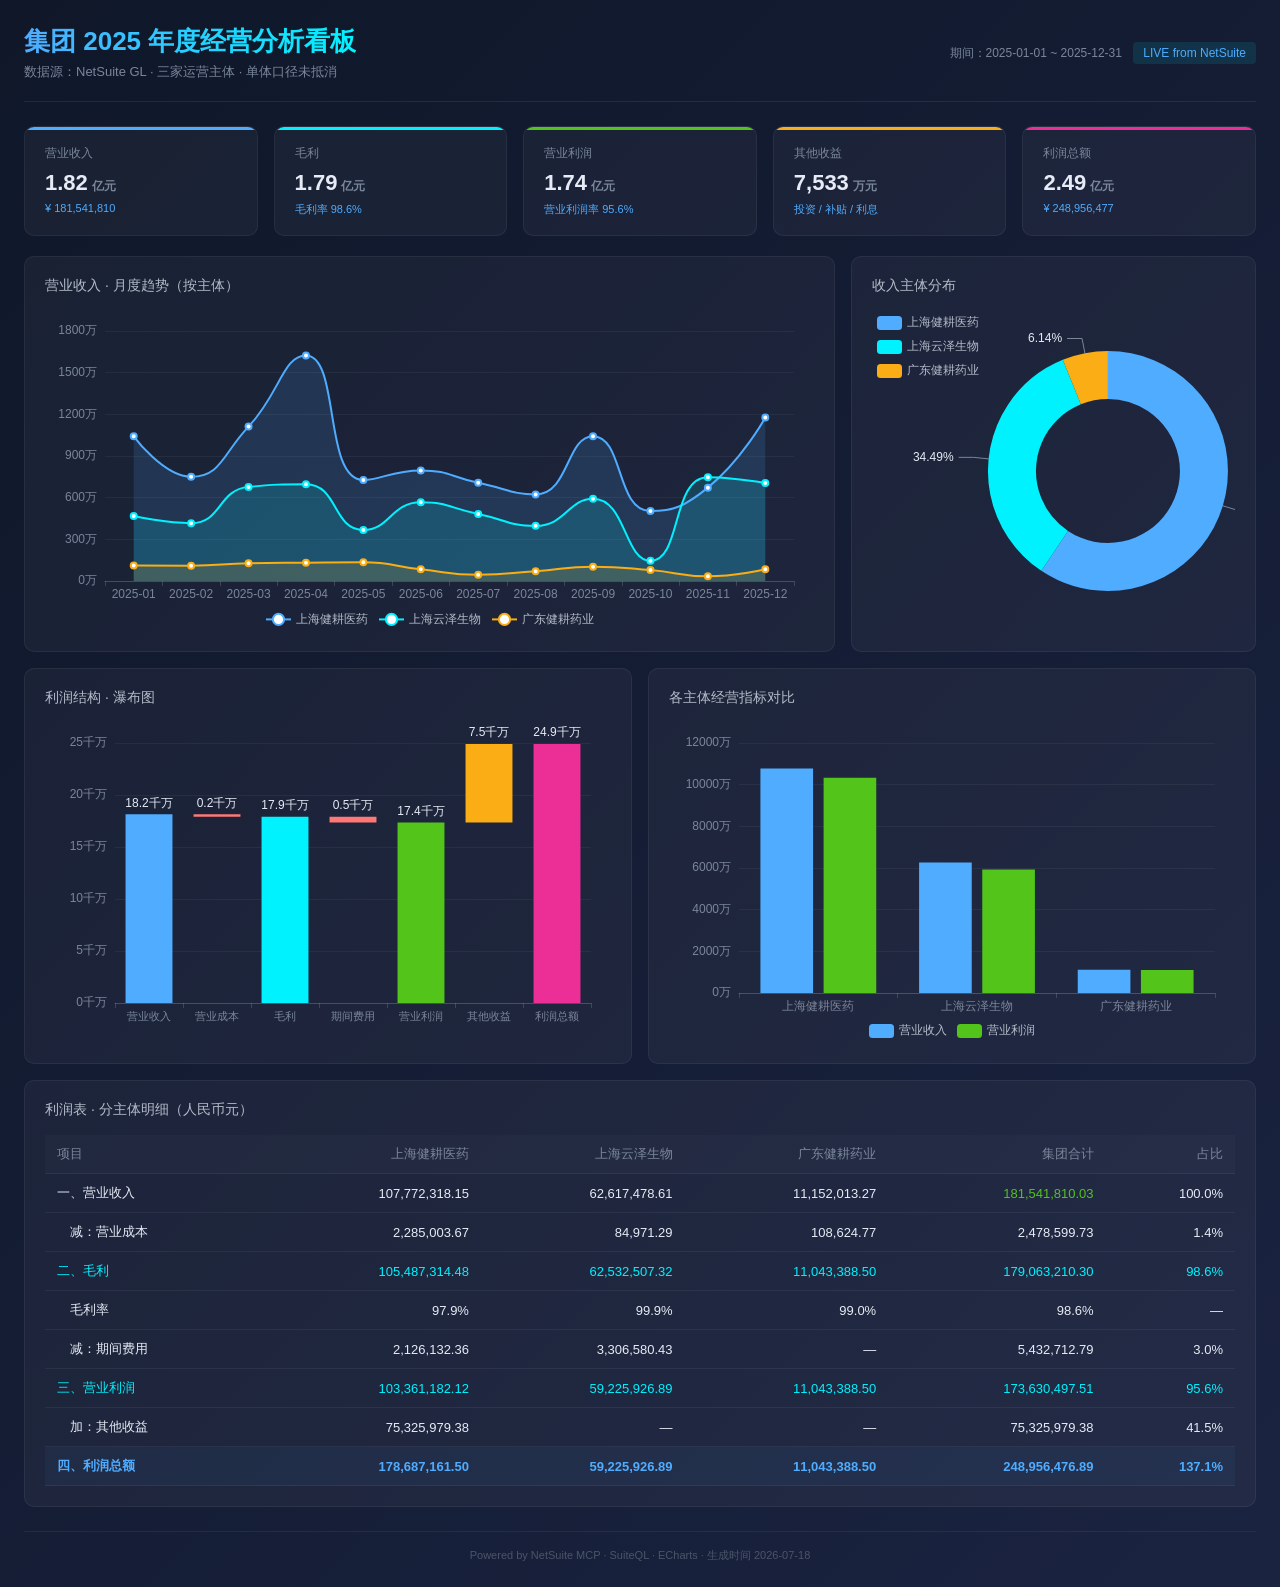
<file: netsuite_pl_dashboard.html>
<!DOCTYPE html>
<html lang="zh-CN">
<head>
<meta charset="UTF-8">
<title>集团 2025 年度经营分析看板 · NetSuite</title>
<script src="js/echarts.min.js"></script>
<style>
  * { box-sizing: border-box; margin: 0; padding: 0; }
  body {
    font-family: -apple-system, BlinkMacSystemFont, "Segoe UI", "PingFang SC", "Microsoft YaHei", sans-serif;
    background: linear-gradient(135deg, #0f1729 0%, #1a2340 100%);
    color: #e6ebf5;
    min-height: 100vh;
    padding: 24px;
  }
  .header {
    display: flex;
    justify-content: space-between;
    align-items: center;
    margin-bottom: 24px;
    padding-bottom: 20px;
    border-bottom: 1px solid rgba(255,255,255,0.08);
  }
  .title h1 {
    font-size: 26px;
    font-weight: 600;
    background: linear-gradient(90deg, #4facfe 0%, #00f2fe 100%);
    -webkit-background-clip: text;
    -webkit-text-fill-color: transparent;
    background-clip: text;
  }
  .title .sub {
    color: #7a869a;
    font-size: 13px;
    margin-top: 4px;
  }
  .meta { text-align: right; color: #7a869a; font-size: 12px; }
  .meta .badge {
    display: inline-block;
    background: rgba(0, 242, 254, 0.1);
    color: #4facfe;
    padding: 4px 10px;
    border-radius: 4px;
    margin-left: 8px;
  }

  .kpi-row {
    display: grid;
    grid-template-columns: repeat(5, 1fr);
    gap: 16px;
    margin-bottom: 20px;
  }
  .kpi {
    background: rgba(255,255,255,0.04);
    border: 1px solid rgba(255,255,255,0.06);
    border-radius: 10px;
    padding: 18px 20px;
    position: relative;
    overflow: hidden;
  }
  .kpi::before {
    content: '';
    position: absolute;
    top: 0; left: 0; right: 0;
    height: 3px;
    background: var(--accent, #4facfe);
  }
  .kpi .label { color: #7a869a; font-size: 12px; margin-bottom: 8px; }
  .kpi .value { font-size: 22px; font-weight: 600; }
  .kpi .unit { font-size: 12px; color: #7a869a; margin-left: 4px; }
  .kpi .sub-info { font-size: 11px; color: #4facfe; margin-top: 6px; }

  .grid {
    display: grid;
    grid-template-columns: 2fr 1fr;
    gap: 16px;
    margin-bottom: 16px;
  }
  .grid-3 {
    display: grid;
    grid-template-columns: 1fr 1fr;
    gap: 16px;
    margin-bottom: 16px;
  }
  .card {
    background: rgba(255,255,255,0.04);
    border: 1px solid rgba(255,255,255,0.06);
    border-radius: 10px;
    padding: 20px;
  }
  .card h3 {
    font-size: 14px;
    font-weight: 500;
    color: #b3bcc9;
    margin-bottom: 16px;
  }
  .chart { height: 320px; }

  table {
    width: 100%;
    border-collapse: collapse;
    font-size: 13px;
  }
  th, td {
    padding: 10px 12px;
    text-align: right;
    border-bottom: 1px solid rgba(255,255,255,0.06);
  }
  th:first-child, td:first-child { text-align: left; }
  thead th {
    color: #7a869a;
    font-weight: 500;
    background: rgba(255,255,255,0.02);
  }
  tr.total td {
    font-weight: 600;
    color: #4facfe;
    background: rgba(79, 172, 254, 0.05);
  }
  tr.emphasis td {
    color: #00f2fe;
    font-weight: 500;
  }
  .pos { color: #52c41a; }
  .neg { color: #ff7875; }

  .footer {
    text-align: center;
    color: #4a5568;
    font-size: 11px;
    margin-top: 24px;
    padding-top: 16px;
    border-top: 1px solid rgba(255,255,255,0.06);
  }
</style>
</head>
<body>

<div class="header">
  <div class="title">
    <h1>集团 2025 年度经营分析看板</h1>
    <div class="sub">数据源：NetSuite GL · 三家运营主体 · 单体口径未抵消</div>
  </div>
  <div class="meta">
    期间：2025-01-01 ~ 2025-12-31
    <span class="badge">LIVE from NetSuite</span>
  </div>
</div>

<div class="kpi-row">
  <div class="kpi" style="--accent:#4facfe">
    <div class="label">营业收入</div>
    <div class="value">1.82<span class="unit">亿元</span></div>
    <div class="sub-info">¥ 181,541,810</div>
  </div>
  <div class="kpi" style="--accent:#00f2fe">
    <div class="label">毛利</div>
    <div class="value">1.79<span class="unit">亿元</span></div>
    <div class="sub-info">毛利率 98.6%</div>
  </div>
  <div class="kpi" style="--accent:#52c41a">
    <div class="label">营业利润</div>
    <div class="value">1.74<span class="unit">亿元</span></div>
    <div class="sub-info">营业利润率 95.6%</div>
  </div>
  <div class="kpi" style="--accent:#faad14">
    <div class="label">其他收益</div>
    <div class="value">7,533<span class="unit">万元</span></div>
    <div class="sub-info">投资 / 补贴 / 利息</div>
  </div>
  <div class="kpi" style="--accent:#eb2f96">
    <div class="label">利润总额</div>
    <div class="value">2.49<span class="unit">亿元</span></div>
    <div class="sub-info">¥ 248,956,477</div>
  </div>
</div>

<div class="grid">
  <div class="card">
    <h3>营业收入 · 月度趋势（按主体）</h3>
    <div id="chartMonthly" class="chart"></div>
  </div>
  <div class="card">
    <h3>收入主体分布</h3>
    <div id="chartDonut" class="chart"></div>
  </div>
</div>

<div class="grid-3">
  <div class="card">
    <h3>利润结构 · 瀑布图</h3>
    <div id="chartWaterfall" class="chart"></div>
  </div>
  <div class="card">
    <h3>各主体经营指标对比</h3>
    <div id="chartCompare" class="chart"></div>
  </div>
</div>

<div class="card">
  <h3>利润表 · 分主体明细（人民币元）</h3>
  <table>
    <thead>
      <tr>
        <th>项目</th>
        <th>上海健耕医药</th>
        <th>上海云泽生物</th>
        <th>广东健耕药业</th>
        <th>集团合计</th>
        <th>占比</th>
      </tr>
    </thead>
    <tbody>
      <tr>
        <td>一、营业收入</td>
        <td>107,772,318.15</td>
        <td>62,617,478.61</td>
        <td>11,152,013.27</td>
        <td class="pos">181,541,810.03</td>
        <td>100.0%</td>
      </tr>
      <tr>
        <td>　减：营业成本</td>
        <td>2,285,003.67</td>
        <td>84,971.29</td>
        <td>108,624.77</td>
        <td>2,478,599.73</td>
        <td>1.4%</td>
      </tr>
      <tr class="emphasis">
        <td>二、毛利</td>
        <td>105,487,314.48</td>
        <td>62,532,507.32</td>
        <td>11,043,388.50</td>
        <td>179,063,210.30</td>
        <td>98.6%</td>
      </tr>
      <tr>
        <td>　毛利率</td>
        <td>97.9%</td>
        <td>99.9%</td>
        <td>99.0%</td>
        <td>98.6%</td>
        <td>—</td>
      </tr>
      <tr>
        <td>　减：期间费用</td>
        <td>2,126,132.36</td>
        <td>3,306,580.43</td>
        <td>—</td>
        <td>5,432,712.79</td>
        <td>3.0%</td>
      </tr>
      <tr class="emphasis">
        <td>三、营业利润</td>
        <td>103,361,182.12</td>
        <td>59,225,926.89</td>
        <td>11,043,388.50</td>
        <td>173,630,497.51</td>
        <td>95.6%</td>
      </tr>
      <tr>
        <td>　加：其他收益</td>
        <td>75,325,979.38</td>
        <td>—</td>
        <td>—</td>
        <td>75,325,979.38</td>
        <td>41.5%</td>
      </tr>
      <tr class="total">
        <td>四、利润总额</td>
        <td>178,687,161.50</td>
        <td>59,225,926.89</td>
        <td>11,043,388.50</td>
        <td>248,956,476.89</td>
        <td>137.1%</td>
      </tr>
    </tbody>
  </table>
</div>

<div class="footer">
  Powered by NetSuite MCP · SuiteQL · ECharts · 生成时间 2026-07-18
</div>

<script>
const months = ['2025-01','2025-02','2025-03','2025-04','2025-05','2025-06','2025-07','2025-08','2025-09','2025-10','2025-11','2025-12'];
const revSub2 = [10413070.34, 7504980.54, 11115804.70, 16236606.92, 7274457.48, 7963957.33, 7070044.21, 6236805.34, 10429827.72, 5035839.63, 6721402.20, 11769521.74];
const revSub3 = [4678365.06, 4162413.76, 6776852.22, 6962200.91, 3673306.50, 5666111.88, 4829024.94, 3969643.37, 5919649.34, 1452496.48, 7468788.51, 7058625.64];
const revSub4 = [1114140.65, 1103144.71, 1273966.81, 1320926.22, 1348420.37, 839560.46, 449663.31, 708266.83, 1028230.10, 786212.39, 334336.28, 845145.14];

const commonTextStyle = { color: '#e6ebf5' };
const axisLine = { lineStyle: { color: 'rgba(255,255,255,0.15)' } };
const splitLine = { lineStyle: { color: 'rgba(255,255,255,0.05)' } };

echarts.init(document.getElementById('chartMonthly')).setOption({
  textStyle: commonTextStyle,
  tooltip: { trigger: 'axis', backgroundColor: 'rgba(15,23,41,0.95)', borderColor: '#4facfe', textStyle: { color: '#fff' },
    valueFormatter: v => '¥' + (v/10000).toFixed(1) + '万' },
  legend: { textStyle: { color: '#b3bcc9' }, bottom: 0 },
  grid: { left: 60, right: 20, top: 20, bottom: 50 },
  xAxis: { type: 'category', data: months, axisLine, axisLabel: { color: '#7a869a' } },
  yAxis: { type: 'value', axisLine, splitLine, axisLabel: { color: '#7a869a', formatter: v => (v/10000).toFixed(0) + '万' } },
  series: [
    { name: '上海健耕医药', type: 'line', smooth: true, data: revSub2, itemStyle: { color: '#4facfe' }, areaStyle: { opacity: 0.15 }, symbolSize: 6 },
    { name: '上海云泽生物', type: 'line', smooth: true, data: revSub3, itemStyle: { color: '#00f2fe' }, areaStyle: { opacity: 0.15 }, symbolSize: 6 },
    { name: '广东健耕药业', type: 'line', smooth: true, data: revSub4, itemStyle: { color: '#faad14' }, areaStyle: { opacity: 0.15 }, symbolSize: 6 }
  ]
});

echarts.init(document.getElementById('chartDonut')).setOption({
  textStyle: commonTextStyle,
  tooltip: { trigger: 'item', backgroundColor: 'rgba(15,23,41,0.95)', borderColor: '#4facfe', textStyle: { color: '#fff' },
    formatter: p => `${p.name}<br/>¥${(p.value/100000000).toFixed(2)}亿 (${p.percent}%)` },
  legend: { orient: 'vertical', left: 'left', textStyle: { color: '#b3bcc9' } },
  series: [{
    type: 'pie',
    radius: ['45%', '75%'],
    center: ['65%', '50%'],
    label: { color: '#e6ebf5', formatter: '{d}%' },
    labelLine: { lineStyle: { color: '#7a869a' } },
    data: [
      { value: 107772318, name: '上海健耕医药', itemStyle: { color: '#4facfe' } },
      { value: 62617479, name: '上海云泽生物', itemStyle: { color: '#00f2fe' } },
      { value: 11152013, name: '广东健耕药业', itemStyle: { color: '#faad14' } }
    ]
  }]
});

echarts.init(document.getElementById('chartWaterfall')).setOption({
  textStyle: commonTextStyle,
  tooltip: { trigger: 'axis', backgroundColor: 'rgba(15,23,41,0.95)', borderColor: '#4facfe', textStyle: { color: '#fff' },
    formatter: params => {
      const bar = params.find(p => p.seriesName !== 'placeholder');
      return `${bar.name}<br/>¥${(bar.value/10000).toFixed(1)}万`;
    }
  },
  grid: { left: 70, right: 20, top: 20, bottom: 40 },
  xAxis: { type: 'category', data: ['营业收入','营业成本','毛利','期间费用','营业利润','其他收益','利润总额'],
    axisLine, axisLabel: { color: '#7a869a', fontSize: 11 } },
  yAxis: { type: 'value', axisLine, splitLine, axisLabel: { color: '#7a869a', formatter: v => (v/10000000).toFixed(0)+'千万' } },
  series: [
    { name: 'placeholder', type: 'bar', stack: 'w', itemStyle: { color: 'transparent' },
      data: [0, 179063210, 0, 173630497, 0, 173630497, 0] },
    { name: '金额', type: 'bar', stack: 'w',
      label: { show: true, position: 'top', color: '#e6ebf5', formatter: p => (p.value/10000000).toFixed(1)+'千万' },
      data: [
        { value: 181541810, itemStyle: { color: '#4facfe' } },
        { value: 2478600, itemStyle: { color: '#ff7875' } },
        { value: 179063210, itemStyle: { color: '#00f2fe' } },
        { value: 5432713, itemStyle: { color: '#ff7875' } },
        { value: 173630497, itemStyle: { color: '#52c41a' } },
        { value: 75325979, itemStyle: { color: '#faad14' } },
        { value: 248956477, itemStyle: { color: '#eb2f96' } }
      ]
    }
  ]
});

echarts.init(document.getElementById('chartCompare')).setOption({
  textStyle: commonTextStyle,
  tooltip: { trigger: 'axis', backgroundColor: 'rgba(15,23,41,0.95)', borderColor: '#4facfe', textStyle: { color: '#fff' },
    valueFormatter: v => '¥' + (v/10000).toFixed(1) + '万' },
  legend: { textStyle: { color: '#b3bcc9' }, bottom: 0 },
  grid: { left: 70, right: 20, top: 20, bottom: 50 },
  xAxis: { type: 'category', data: ['上海健耕医药','上海云泽生物','广东健耕药业'], axisLine, axisLabel: { color: '#7a869a' } },
  yAxis: { type: 'value', axisLine, splitLine, axisLabel: { color: '#7a869a', formatter: v => (v/10000).toFixed(0)+'万' } },
  series: [
    { name: '营业收入', type: 'bar', data: [107772318, 62617479, 11152013], itemStyle: { color: '#4facfe' } },
    { name: '营业利润', type: 'bar', data: [103361182, 59225927, 11043389], itemStyle: { color: '#52c41a' } }
  ]
});

window.addEventListener('resize', () => {
  document.querySelectorAll('.chart').forEach(el => {
    const inst = echarts.getInstanceByDom(el);
    if (inst) inst.resize();
  });
});
</script>
</body>
</html>
</file>
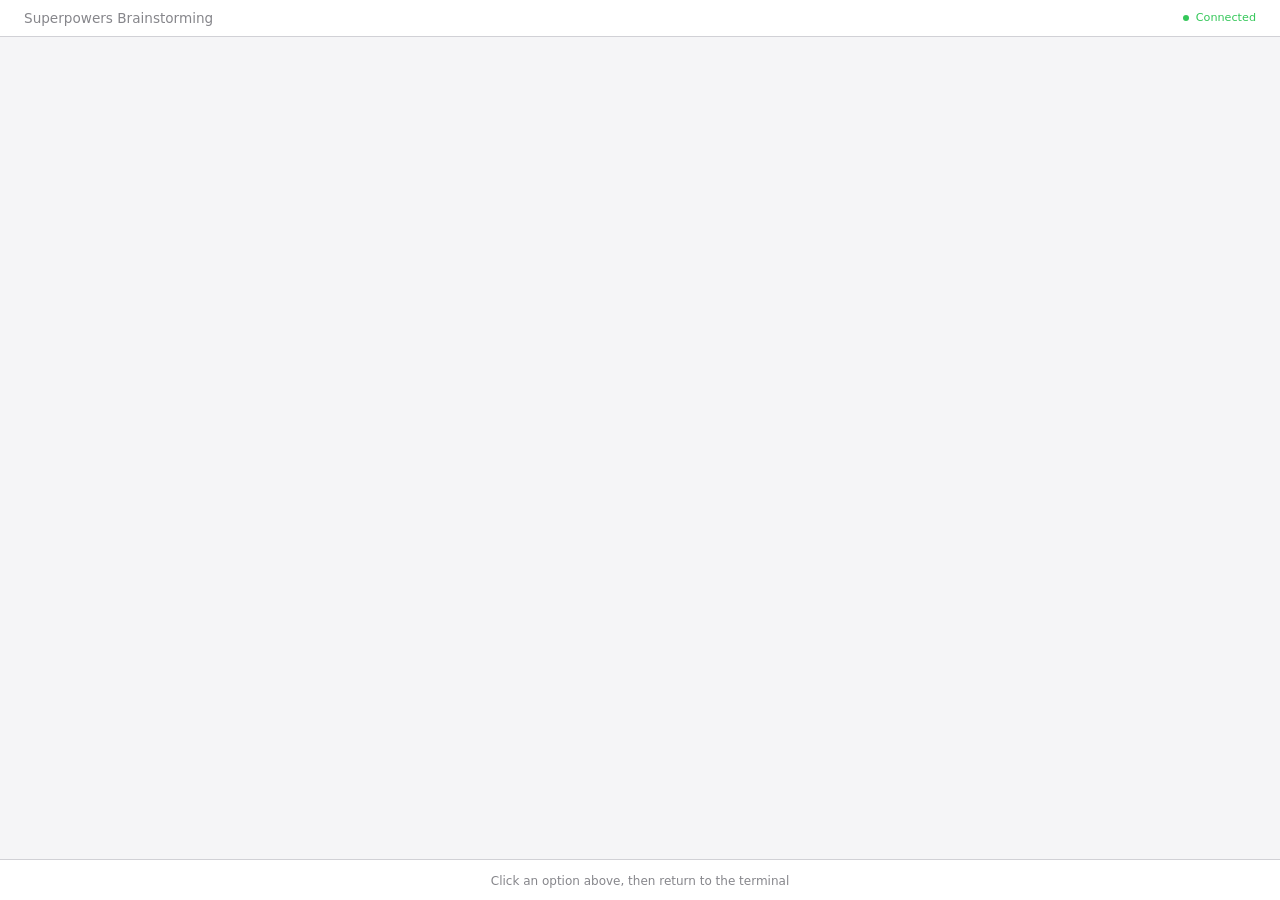
<file: skills$skill_name/scripts/frame-template.html>
<!DOCTYPE html>
<html>
<head>
  <meta charset="utf-8">
  <title>Superpowers Brainstorming</title>
  <style>
    /*
     * BRAINSTORM COMPANION FRAME TEMPLATE
     *
     * This template provides a consistent frame with:
     * - OS-aware light/dark theming
     * - Fixed header and selection indicator bar
     * - Scrollable main content area
     * - CSS helpers for common UI patterns
     *
     * Content is injected via placeholder comment in #claude-content.
     */

    * { box-sizing: border-box; margin: 0; padding: 0; }
    html, body { height: 100%; overflow: hidden; }

    /* ===== THEME VARIABLES ===== */
    :root {
      --bg-primary: #f5f5f7;
      --bg-secondary: #ffffff;
      --bg-tertiary: #e5e5e7;
      --border: #d1d1d6;
      --text-primary: #1d1d1f;
      --text-secondary: #86868b;
      --text-tertiary: #aeaeb2;
      --accent: #0071e3;
      --accent-hover: #0077ed;
      --success: #34c759;
      --warning: #ff9f0a;
      --error: #ff3b30;
      --selected-bg: #e8f4fd;
      --selected-border: #0071e3;
    }

    @media (prefers-color-scheme: dark) {
      :root {
        --bg-primary: #1d1d1f;
        --bg-secondary: #2d2d2f;
        --bg-tertiary: #3d3d3f;
        --border: #424245;
        --text-primary: #f5f5f7;
        --text-secondary: #86868b;
        --text-tertiary: #636366;
        --accent: #0a84ff;
        --accent-hover: #409cff;
        --selected-bg: rgba(10, 132, 255, 0.15);
        --selected-border: #0a84ff;
      }
    }

    body {
      font-family: system-ui, -apple-system, BlinkMacSystemFont, sans-serif;
      background: var(--bg-primary);
      color: var(--text-primary);
      display: flex;
      flex-direction: column;
      line-height: 1.5;
    }

    /* ===== FRAME STRUCTURE ===== */
    .header {
      background: var(--bg-secondary);
      padding: 0.5rem 1.5rem;
      display: flex;
      justify-content: space-between;
      align-items: center;
      border-bottom: 1px solid var(--border);
      flex-shrink: 0;
    }
    .header h1 { font-size: 0.85rem; font-weight: 500; color: var(--text-secondary); }
    .header .status { font-size: 0.7rem; color: var(--success); display: flex; align-items: center; gap: 0.4rem; }
    .header .status::before { content: ''; width: 6px; height: 6px; background: var(--success); border-radius: 50%; }

    .main { flex: 1; overflow-y: auto; }
    #claude-content { padding: 2rem; min-height: 100%; }

    .indicator-bar {
      background: var(--bg-secondary);
      border-top: 1px solid var(--border);
      padding: 0.5rem 1.5rem;
      flex-shrink: 0;
      text-align: center;
    }
    .indicator-bar span {
      font-size: 0.75rem;
      color: var(--text-secondary);
    }
    .indicator-bar .selected-text {
      color: var(--accent);
      font-weight: 500;
    }

    /* ===== TYPOGRAPHY ===== */
    h2 { font-size: 1.5rem; font-weight: 600; margin-bottom: 0.5rem; }
    h3 { font-size: 1.1rem; font-weight: 600; margin-bottom: 0.25rem; }
    .subtitle { color: var(--text-secondary); margin-bottom: 1.5rem; }
    .section { margin-bottom: 2rem; }
    .label { font-size: 0.7rem; color: var(--text-secondary); text-transform: uppercase; letter-spacing: 0.05em; margin-bottom: 0.5rem; }

    /* ===== OPTIONS (for A/B/C choices) ===== */
    .options { display: flex; flex-direction: column; gap: 0.75rem; }
    .option {
      background: var(--bg-secondary);
      border: 2px solid var(--border);
      border-radius: 12px;
      padding: 1rem 1.25rem;
      cursor: pointer;
      transition: all 0.15s ease;
      display: flex;
      align-items: flex-start;
      gap: 1rem;
    }
    .option:hover { border-color: var(--accent); }
    .option.selected { background: var(--selected-bg); border-color: var(--selected-border); }
    .option .letter {
      background: var(--bg-tertiary);
      color: var(--text-secondary);
      width: 1.75rem; height: 1.75rem;
      border-radius: 6px;
      display: flex; align-items: center; justify-content: center;
      font-weight: 600; font-size: 0.85rem; flex-shrink: 0;
    }
    .option.selected .letter { background: var(--accent); color: white; }
    .option .content { flex: 1; }
    .option .content h3 { font-size: 0.95rem; margin-bottom: 0.15rem; }
    .option .content p { color: var(--text-secondary); font-size: 0.85rem; margin: 0; }

    /* ===== CARDS (for showing designs/mockups) ===== */
    .cards { display: grid; grid-template-columns: repeat(auto-fit, minmax(280px, 1fr)); gap: 1rem; }
    .card {
      background: var(--bg-secondary);
      border: 1px solid var(--border);
      border-radius: 12px;
      overflow: hidden;
      cursor: pointer;
      transition: all 0.15s ease;
    }
    .card:hover { border-color: var(--accent); transform: translateY(-2px); box-shadow: 0 4px 12px rgba(0,0,0,0.1); }
    .card.selected { border-color: var(--selected-border); border-width: 2px; }
    .card-image { background: var(--bg-tertiary); aspect-ratio: 16/10; display: flex; align-items: center; justify-content: center; }
    .card-body { padding: 1rem; }
    .card-body h3 { margin-bottom: 0.25rem; }
    .card-body p { color: var(--text-secondary); font-size: 0.85rem; }

    /* ===== MOCKUP CONTAINER ===== */
    .mockup {
      background: var(--bg-secondary);
      border: 1px solid var(--border);
      border-radius: 12px;
      overflow: hidden;
      margin-bottom: 1.5rem;
    }
    .mockup-header {
      background: var(--bg-tertiary);
      padding: 0.5rem 1rem;
      font-size: 0.75rem;
      color: var(--text-secondary);
      border-bottom: 1px solid var(--border);
    }
    .mockup-body { padding: 1.5rem; }

    /* ===== SPLIT VIEW (side-by-side comparison) ===== */
    .split { display: grid; grid-template-columns: 1fr 1fr; gap: 1.5rem; }
    @media (max-width: 700px) { .split { grid-template-columns: 1fr; } }

    /* ===== PROS/CONS ===== */
    .pros-cons { display: grid; grid-template-columns: 1fr 1fr; gap: 1rem; margin: 1rem 0; }
    .pros, .cons { background: var(--bg-secondary); border-radius: 8px; padding: 1rem; }
    .pros h4 { color: var(--success); font-size: 0.85rem; margin-bottom: 0.5rem; }
    .cons h4 { color: var(--error); font-size: 0.85rem; margin-bottom: 0.5rem; }
    .pros ul, .cons ul { margin-left: 1.25rem; font-size: 0.85rem; color: var(--text-secondary); }
    .pros li, .cons li { margin-bottom: 0.25rem; }

    /* ===== PLACEHOLDER (for mockup areas) ===== */
    .placeholder {
      background: var(--bg-tertiary);
      border: 2px dashed var(--border);
      border-radius: 8px;
      padding: 2rem;
      text-align: center;
      color: var(--text-tertiary);
    }

    /* ===== INLINE MOCKUP ELEMENTS ===== */
    .mock-nav { background: var(--accent); color: white; padding: 0.75rem 1rem; display: flex; gap: 1.5rem; font-size: 0.9rem; }
    .mock-sidebar { background: var(--bg-tertiary); padding: 1rem; min-width: 180px; }
    .mock-content { padding: 1.5rem; flex: 1; }
    .mock-button { background: var(--accent); color: white; border: none; padding: 0.5rem 1rem; border-radius: 6px; font-size: 0.85rem; }
    .mock-input { background: var(--bg-primary); border: 1px solid var(--border); border-radius: 6px; padding: 0.5rem; width: 100%; }
  </style>
</head>
<body>
  <div class="header">
    <h1><a href="https://github.com/obra/superpowers" style="color: inherit; text-decoration: none;">Superpowers Brainstorming</a></h1>
    <div class="status">Connected</div>
  </div>

  <div class="main">
    <div id="claude-content">
      <!-- CONTENT -->
    </div>
  </div>

  <div class="indicator-bar">
    <span id="indicator-text">Click an option above, then return to the terminal</span>
  </div>

</body>
</html>
</file>
<file: css/style.css>
/* ============================================
   健耕医药 智能员工工作台 — Bio-Cyberpunk Light
   ============================================ */

/* --- Reset & Base --- */
*, *::before, *::after {
  margin: 0;
  padding: 0;
  box-sizing: border-box;
}

:root {
  /* Background */
  --bg-primary: #FAFCFE;
  --bg-card: #FFFFFF;
  --bg-secondary: #EDF1F7;
  --bg-tertiary: #F4F7FC;

  /* Text */
  --text-primary: #1A2332;
  --text-secondary: #5A6D80;
  --text-muted: #8FA0B4;

  /* Accent — Bio-Cyberpunk Soul */
  --accent-cyan: #00C8E0;
  --accent-cyan-rgb: 0, 200, 224;
  --accent-green: #00C853;
  --accent-green-rgb: 0, 200, 83;
  --accent-red: #E8394A;
  --accent-red-rgb: 232, 57, 74;
  --accent-violet: #6C3CE0;
  --accent-violet-rgb: 108, 60, 224;

  /* Borders */
  --border-default: #DDE3EC;
  --border-active: #00C8E0;

  /* Glows */
  --glow-cyan: 0 0 12px rgba(0, 200, 224, 0.4);
  --glow-cyan-strong: 0 0 20px rgba(0, 200, 224, 0.6);
  --glow-violet: 0 0 8px rgba(108, 60, 224, 0.3);
  --glow-red: 0 0 10px rgba(232, 57, 74, 0.5);
  --glow-green: 0 0 8px rgba(0, 200, 83, 0.4);

  /* Shadows */
  --shadow-card: 0 2px 12px rgba(26, 35, 50, 0.06);
  --shadow-card-hover: 0 4px 20px rgba(0, 200, 224, 0.12);
  --shadow-lg: 0 8px 32px rgba(26, 35, 50, 0.1);

  /* Typography */
  --font-body: 'Inter', 'Alibaba PuHuiTi', -apple-system, BlinkMacSystemFont, sans-serif;
  --font-mono: 'JetBrains Mono', 'SF Mono', 'Fira Code', monospace;
  --font-display: 'Inter', sans-serif;

  /* Spacing */
  --section-padding: 120px 60px;
  --container-max: 1440px;

  /* Transitions */
  --transition-fast: 0.2s cubic-bezier(0.22, 1, 0.36, 1);
  --transition-normal: 0.4s cubic-bezier(0.22, 1, 0.36, 1);
  --transition-slow: 0.8s cubic-bezier(0.16, 1, 0.3, 1);
}

html {
  font-size: 16px;
}

body {
  font-family: var(--font-body);
  background-color: var(--bg-primary);
  color: var(--text-primary);
  line-height: 1.6;
  overflow: hidden;
  -webkit-font-smoothing: antialiased;
  -moz-osx-font-smoothing: grayscale;
}

/* --- Hexagonal Background Pattern --- */
body::before {
  content: '';
  position: fixed;
  top: 0;
  left: 0;
  width: 100%;
  height: 100%;
  pointer-events: none;
  z-index: 0;
  opacity: 0.06;
  background-image: url("data:image/svg+xml,%3Csvg xmlns='http://www.w3.org/2000/svg' width='60' height='52' viewBox='0 0 60 52'%3E%3Cpath d='M30 0L60 15v22L30 52 0 37V15z' fill='none' stroke='%235A6D80' stroke-width='0.5'/%3E%3C/svg%3E");
  background-size: 60px 52px;
}

/* --- Typography --- */
h1, h2, h3, h4, h5, h6 {
  font-family: var(--font-display);
  color: var(--text-primary);
  line-height: 1.2;
}

h1 { font-size: clamp(32px, 4vw, 48px); font-weight: 700; }
h2 { font-size: clamp(24px, 3vw, 36px); font-weight: 600; }
h3 { font-size: clamp(18px, 2vw, 24px); font-weight: 600; }
h4 { font-size: 18px; font-weight: 600; }

p {
  color: var(--text-secondary);
  line-height: 1.7;
}

/* --- App Layout --- */
.app-layout {
  display: flex;
  height: 100vh;
  overflow: hidden;
}

/* --- Sidebar --- */
.sidebar {
  width: 180px;
  min-width: 180px;
  height: 100vh;
  position: fixed;
  left: 0;
  top: 0;
  display: flex;
  flex-direction: column;
  align-items: center;
  background: var(--bg-card);
  border-right: 1px solid var(--border-default);
  padding: 16px 0;
  z-index: 9999;
  transition: width var(--transition-fast);
}

.sidebar-brand {
  margin-bottom: 20px;
  padding: 16px 12px 12px;
  display: flex;
  align-items: center;
  justify-content: center;
}

.sidebar-logo {
  width: 140px;
  height: auto;
  object-fit: contain;
}

.sidebar-nav {
  display: flex;
  flex-direction: column;
  align-items: stretch;
  gap: 6px;
  flex: 1;
  width: 100%;
  padding: 0 12px;
}

.sidebar-item {
  display: flex;
  flex-direction: row;
  align-items: center;
  gap: 10px;
  width: 100%;
  height: 46px;
  padding: 0 14px;
  border-radius: 8px;
  text-decoration: none;
  color: var(--text-secondary);
  cursor: pointer;
  transition: all var(--transition-fast);
  position: relative;
}

.sidebar-item svg {
  width: 18px;
  height: 18px;
  flex-shrink: 0;
}

.sidebar-item span {
  font-family: var(--font-mono);
  font-size: 12px;
  font-weight: 700;
  letter-spacing: 1.5px;
  text-transform: uppercase;
  white-space: nowrap;
}

.sidebar-item:hover {
  color: var(--accent-cyan);
  background: rgba(0, 200, 224, 0.06);
}

.sidebar-item.active {
  color: var(--accent-cyan);
  background: rgba(0, 200, 224, 0.1);
  box-shadow: inset 3px 0 0 var(--accent-cyan);
}

.sidebar-item.active span {
  text-shadow: 0 0 6px rgba(0, 200, 224, 0.4);
}

.sidebar-group-label {
  margin: 14px 14px 4px;
  padding-top: 12px;
  border-top: 1px solid var(--border-default);
  font-family: var(--font-mono);
  font-size: 10px;
  font-weight: 700;
  letter-spacing: 1.5px;
  text-transform: uppercase;
  color: var(--text-tertiary, var(--text-secondary));
  opacity: 0.7;
}

.sidebar-footer {
  padding: 12px 0;
}

.sidebar-user {
  width: 36px;
  height: 36px;
  border-radius: 50%;
  background: var(--bg-secondary);
  border: 2px solid var(--border-default);
  display: flex;
  align-items: center;
  justify-content: center;
  font-size: 14px;
  font-weight: 600;
  color: var(--text-secondary);
  transition: border-color var(--transition-fast);
}

.sidebar-user:hover {
  border-color: var(--accent-cyan);
}

/* --- Content Area --- */
.content-area {
  margin-left: 180px;
  flex: 1;
  height: 100vh;
  overflow-y: auto;
  overflow-x: hidden;
  padding: 0;
  position: relative;
}

.content-header {
  position: sticky;
  top: 0;
  z-index: 100;
  display: flex;
  align-items: center;
  justify-content: space-between;
  padding: 16px 40px;
  background: rgba(250, 252, 254, 0.95);
  backdrop-filter: blur(12px);
  -webkit-backdrop-filter: blur(12px);
  border-bottom: 1px solid var(--border-default);
}

.content-title {
  font-size: 18px !important;
  font-weight: 600;
  color: var(--text-primary);
}

.content-title span {
  font-size: 13px;
  font-weight: 400;
  color: var(--text-muted);
  margin-left: 8px;
}

.content-meta {
  font-size: 12px;
  color: var(--text-muted);
}

/* --- Section Base --- */
.section {
  display: none;
  position: relative;
  padding: 40px;
  max-width: var(--container-max);
  margin: 0 auto;
  z-index: 1;
}

.section.active {
  display: block;
  animation: sectionFadeIn 0.3s ease-out;
}

@keyframes sectionFadeIn {
  from { opacity: 0; transform: translateY(12px); }
  to { opacity: 1; transform: translateY(0); }
}

.section-label {
  font-family: var(--font-mono);
  font-size: 12px;
  font-weight: 500;
  color: var(--text-muted);
  letter-spacing: 1px;
  margin-bottom: 16px;
  opacity: 0.7;
}

.section-header {
  margin-bottom: 48px;
}

.section-header h2 {
  margin-bottom: 12px;
}

.section-header p {
  font-size: 16px;
  max-width: 640px;
}

/* --- Section Reveal Animation --- */
.section-content {
  opacity: 1;
  transform: translateY(0);
  transition: opacity var(--transition-slow), transform var(--transition-slow);
}

.section.active .section-content {
  opacity: 1;
  transform: translateY(0);
}

/* --- Cards --- */
.card {
  background: var(--bg-card);
  border: 1px solid var(--border-default);
  border-radius: 16px;
  padding: 28px;
  box-shadow: var(--shadow-card);
  transition: border-color var(--transition-fast), box-shadow var(--transition-fast), transform var(--transition-fast);
  position: relative;
  overflow: hidden;
}

.card:hover {
  border-color: var(--border-active);
  box-shadow: var(--shadow-card-hover);
  transform: translateY(-4px);
}

.card::before {
  content: '';
  position: absolute;
  top: 0;
  left: 0;
  right: 0;
  height: 3px;
  background: linear-gradient(90deg, var(--accent-cyan), var(--accent-violet));
  opacity: 0;
  transition: opacity var(--transition-fast);
}

.card:hover::before {
  opacity: 1;
}

/* Recommended card variant */
.card.recommended {
  border: 2px solid transparent;
  background-image: linear-gradient(var(--bg-card), var(--bg-card)),
                    linear-gradient(135deg, var(--accent-cyan), var(--accent-violet));
  background-origin: border-box;
  background-clip: padding-box, border-box;
}

.card.recommended::before {
  opacity: 1;
  background: linear-gradient(90deg, var(--accent-cyan), var(--accent-violet));
}

/* --- Badge --- */
.badge {
  display: inline-flex;
  align-items: center;
  gap: 4px;
  padding: 4px 10px;
  border-radius: 20px;
  font-size: 11px;
  font-weight: 600;
  letter-spacing: 0.3px;
}

.badge-cyan {
  background: rgba(0, 200, 224, 0.12);
  color: var(--accent-cyan);
  border: 1px solid rgba(0, 200, 224, 0.3);
}

.badge-green {
  background: rgba(0, 200, 83, 0.12);
  color: var(--accent-green);
  border: 1px solid rgba(0, 200, 83, 0.3);
}

.badge-red {
  background: rgba(232, 57, 74, 0.12);
  color: var(--accent-red);
  border: 1px solid rgba(232, 57, 74, 0.3);
}

.badge-violet {
  background: rgba(108, 60, 224, 0.12);
  color: var(--accent-violet);
  border: 1px solid rgba(108, 60, 224, 0.3);
}

.badge-pulse {
  animation: glowPulse 2s ease-in-out infinite;
}

/* --- Buttons --- */
.btn {
  display: inline-flex;
  align-items: center;
  gap: 8px;
  padding: 10px 20px;
  border-radius: 8px;
  font-size: 14px;
  font-weight: 500;
  cursor: pointer;
  border: none;
  transition: all var(--transition-fast);
  font-family: var(--font-body);
}

.btn-primary {
  background: var(--accent-cyan);
  color: #FFFFFF;
}

.btn-primary:hover {
  background: #00B0C8;
  box-shadow: var(--glow-cyan);
}

.btn-secondary {
  background: var(--bg-card);
  color: var(--accent-cyan);
  border: 1px solid var(--accent-cyan);
}

.btn-secondary:hover {
  background: rgba(0, 200, 224, 0.08);
}

.btn-danger {
  background: var(--bg-card);
  color: var(--accent-red);
  border: 1px solid var(--accent-red);
}

.btn-danger:hover {
  background: rgba(232, 57, 74, 0.08);
}

/* --- Comparison Table --- */
.comparison-table {
  width: 100%;
  border-collapse: collapse;
  margin-top: 32px;
  font-size: 14px;
}

.comparison-table th {
  text-align: left;
  padding: 14px 20px;
  font-weight: 600;
  color: var(--text-primary);
  border-bottom: 2px solid var(--border-default);
  font-size: 13px;
  text-transform: uppercase;
  letter-spacing: 0.5px;
}

.comparison-table td {
  padding: 14px 20px;
  color: var(--text-secondary);
  border-bottom: 1px solid rgba(221, 227, 236, 0.5);
}

.comparison-table tr:nth-child(even) {
  background: rgba(237, 241, 247, 0.3);
}

.comparison-table tr:hover {
  background: rgba(0, 200, 224, 0.04);
}

/* --- MCP Diagram --- */
.mcp-diagram {
  position: relative;
  padding: 60px 20px;
  margin-top: 40px;
  background: var(--bg-tertiary);
  border-radius: 16px;
  border: 1px solid var(--border-default);
  overflow: hidden;
}

.mcp-node {
  display: flex;
  flex-direction: column;
  align-items: center;
  gap: 8px;
  position: relative;
  z-index: 2;
}

.mcp-node-icon {
  width: 64px;
  height: 64px;
  border-radius: 16px;
  display: flex;
  align-items: center;
  justify-content: center;
  background: var(--bg-card);
  border: 2px solid var(--border-default);
  box-shadow: var(--shadow-card);
  transition: all var(--transition-fast);
}

.mcp-node-icon.active {
  border-color: var(--accent-cyan);
  box-shadow: var(--glow-cyan);
}

.mcp-node-label {
  font-size: 12px;
  font-weight: 600;
  color: var(--text-primary);
  text-align: center;
}

.mcp-node-desc {
  font-size: 11px;
  color: var(--text-muted);
  text-align: center;
}

.mcp-connector {
  position: absolute;
  top: 50%;
  height: 2px;
  background: linear-gradient(90deg, var(--accent-cyan), var(--accent-violet));
  transform: translateY(-50%);
  z-index: 1;
}

.mcp-particle {
  position: absolute;
  width: 6px;
  height: 6px;
  border-radius: 50%;
  background: var(--accent-cyan);
  box-shadow: var(--glow-cyan);
  animation: dataFlow 3s linear infinite;
}

/* --- Audit Section --- */
.audit-split {
  display: grid;
  grid-template-columns: 1fr 1fr;
  gap: 32px;
  margin-top: 32px;
}

.audit-document {
  position: relative;
  background: var(--bg-tertiary);
  border-radius: 12px;
  border: 1px solid var(--border-default);
  padding: 24px;
  overflow: hidden;
}

.audit-document::after {
  content: '';
  position: absolute;
  top: 0;
  left: 0;
  right: 0;
  height: 2px;
  background: rgba(0, 200, 224, 0.6);
  box-shadow: 0 0 20px rgba(0, 200, 224, 0.4);
  animation: scanLine 4s ease-in-out infinite;
}

.audit-data-card {
  background: var(--bg-card);
  border-radius: 12px;
  border: 1px solid var(--border-default);
  padding: 20px;
}

.audit-item {
  display: flex;
  align-items: center;
  justify-content: space-between;
  padding: 12px 16px;
  border-radius: 8px;
  margin-bottom: 8px;
  font-size: 14px;
  transition: background var(--transition-fast);
}

.audit-item.match {
  background: rgba(0, 200, 83, 0.06);
  border-left: 3px solid var(--accent-green);
}

.audit-item.mismatch {
  background: rgba(232, 57, 74, 0.06);
  border-left: 3px solid var(--accent-red);
}

.audit-item-label {
  color: var(--text-secondary);
  font-weight: 500;
}

.audit-item-value {
  font-family: var(--font-mono);
  font-size: 13px;
  font-weight: 500;
}

.audit-item-status {
  width: 20px;
  height: 20px;
  display: flex;
  align-items: center;
  justify-content: center;
}

/* Audit Progress Flow */
.audit-flow {
  display: flex;
  align-items: center;
  justify-content: center;
  gap: 0;
  margin: 32px 0;
  padding: 24px;
}

.audit-flow-node {
  display: flex;
  flex-direction: column;
  align-items: center;
  gap: 8px;
  position: relative;
}

.audit-flow-dot {
  width: 40px;
  height: 40px;
  border-radius: 50%;
  display: flex;
  align-items: center;
  justify-content: center;
  border: 2px solid var(--border-default);
  background: var(--bg-card);
  transition: all var(--transition-fast);
}

.audit-flow-dot.completed {
  border-color: var(--accent-green);
  background: rgba(0, 200, 83, 0.1);
  color: var(--accent-green);
}

.audit-flow-dot.active {
  border-color: var(--accent-cyan);
  background: rgba(0, 200, 224, 0.1);
  color: var(--accent-cyan);
  box-shadow: var(--glow-cyan);
}

.audit-flow-dot.pending {
  border-color: var(--border-default);
  color: var(--text-muted);
}

.audit-flow-label {
  font-size: 12px;
  font-weight: 500;
  color: var(--text-secondary);
}

.audit-flow-line {
  width: 80px;
  height: 2px;
  background: var(--border-default);
  margin: 0 -4px;
  margin-bottom: 28px;
}

.audit-flow-line.completed {
  background: var(--accent-green);
}

.audit-flow-line.active {
  background: linear-gradient(90deg, var(--accent-green), var(--accent-cyan));
}

/* Audit Log */
.audit-log {
  background: var(--bg-tertiary);
  border-radius: 8px;
  border: 1px solid var(--border-default);
  padding: 16px 20px;
  margin-top: 24px;
  font-family: var(--font-mono);
  font-size: 12px;
  line-height: 1.8;
  color: var(--text-secondary);
  max-height: 160px;
  overflow-y: auto;
}

.audit-log .log-pass {
  color: var(--accent-green);
}

.audit-log .log-fail {
  color: var(--accent-red);
}

.audit-log .log-info {
  color: var(--accent-cyan);
}

/* --- Customer 360 --- */
.customer-profile {
  display: grid;
  grid-template-columns: 320px 1fr;
  gap: 32px;
  margin-top: 32px;
}

.profile-card {
  background: var(--bg-card);
  border-radius: 16px;
  border: 1px solid var(--border-default);
  padding: 32px;
  text-align: center;
  box-shadow: var(--shadow-card);
}

.profile-avatar-ring {
  width: 110px;
  height: 110px;
  border-radius: 50%;
  margin: 0 auto 16px;
  padding: 4px;
  background: conic-gradient(
    var(--accent-cyan),
    var(--accent-violet),
    var(--accent-cyan)
  );
  animation: avatarSpin 4s linear infinite;
  box-shadow: 0 0 20px rgba(0, 200, 224, 0.3), 0 0 40px rgba(108, 60, 224, 0.15);
}

.profile-avatar-img {
  width: 100%;
  height: 100%;
  border-radius: 50%;
  object-fit: cover;
  border: 3px solid var(--bg-card);
  display: block;
}

@keyframes avatarSpin {
  from { transform: rotate(0deg); }
  to { transform: rotate(360deg); }
}

.profile-avatar-ring:hover {
  animation-play-state: paused;
  box-shadow: 0 0 30px rgba(0, 200, 224, 0.5), 0 0 60px rgba(108, 60, 224, 0.3);
}

.profile-name {
  font-size: 22px;
  font-weight: 700;
  margin-bottom: 4px;
}

.profile-title {
  font-size: 13px;
  color: var(--text-secondary);
  margin-bottom: 4px;
}

.profile-org {
  font-size: 12px;
  color: var(--text-muted);
  margin-bottom: 20px;
}

.profile-stats {
  display: grid;
  grid-template-columns: 1fr 1fr;
  gap: 12px;
  margin-top: 20px;
}

.profile-stat {
  background: var(--bg-tertiary);
  border-radius: 8px;
  padding: 12px;
  text-align: center;
  border: 1px solid transparent;
}

.profile-stat-value {
  font-size: 20px;
  font-weight: 700;
  color: var(--accent-cyan);
  font-family: var(--font-mono);
}

.profile-stat-label {
  font-size: 11px;
  color: var(--text-muted);
  margin-top: 2px;
}

/* Live indicator */
.live-indicator {
  display: inline-flex;
  align-items: center;
  gap: 6px;
  font-family: var(--font-mono);
  font-size: 11px;
  font-weight: 600;
  color: var(--accent-green);
  padding: 4px 10px;
  background: rgba(0, 200, 83, 0.08);
  border-radius: 20px;
  border: 1px solid rgba(0, 200, 83, 0.2);
}

.live-dot {
  width: 6px;
  height: 6px;
  border-radius: 50%;
  background: var(--accent-green);
  animation: breathe 2s ease-in-out infinite;
}

/* Customer Right Panel */
.customer-right {
  display: flex;
  flex-direction: column;
  gap: 24px;
}

.radar-container {
  background: var(--bg-card);
  border-radius: 16px;
  border: 1px solid var(--border-default);
  padding: 24px;
  box-shadow: var(--shadow-card);
}

/* Timeline */
.timeline {
  background: var(--bg-card);
  border-radius: 16px;
  border: 1px solid var(--border-default);
  padding: 24px;
  box-shadow: var(--shadow-card);
  max-height: 360px;
  overflow-y: auto;
}

.timeline-item {
  display: flex;
  gap: 16px;
  padding: 14px 0;
  border-bottom: 1px solid rgba(221, 227, 236, 0.5);
  position: relative;
}

.timeline-item:last-child {
  border-bottom: none;
}

.timeline-dot {
  width: 10px;
  height: 10px;
  border-radius: 50%;
  background: var(--accent-cyan);
  margin-top: 6px;
  flex-shrink: 0;
  box-shadow: 0 0 6px rgba(0, 200, 224, 0.4);
}

.timeline-content {
  flex: 1;
}

.timeline-date {
  font-family: var(--font-mono);
  font-size: 11px;
  color: var(--text-muted);
  margin-bottom: 4px;
}

.timeline-title {
  font-size: 13px;
  font-weight: 500;
  color: var(--text-primary);
  line-height: 1.4;
}

.timeline-tag {
  display: inline-block;
  padding: 2px 6px;
  border-radius: 4px;
  font-size: 10px;
  font-weight: 600;
  margin-left: 8px;
}

.timeline-tag.new {
  background: rgba(0, 200, 224, 0.12);
  color: var(--accent-cyan);
  animation: glowPulse 2s ease-in-out infinite;
}

/* AI Insight Box */
.ai-insight-box {
  background: var(--bg-tertiary);
  border-radius: 12px;
  border: 1px solid var(--border-default);
  padding: 20px;
  margin-top: 24px;
}

.ai-insight-box h4 {
  font-size: 13px;
  color: var(--accent-cyan);
  margin-bottom: 8px;
  display: flex;
  align-items: center;
  gap: 6px;
}

.ai-insight-box p {
  font-size: 13px;
  line-height: 1.6;
}

/* --- Section 4: Drug Pricing --- */
.simulation-banner {
  background: rgba(255, 193, 7, 0.1);
  border: 1px solid rgba(255, 193, 7, 0.3);
  border-radius: 8px;
  padding: 12px 20px;
  display: flex;
  align-items: center;
  gap: 10px;
  margin-bottom: 32px;
  font-size: 13px;
  font-weight: 500;
  color: #8B6914;
}

.pricing-layout {
  display: grid;
  grid-template-columns: 280px 1fr 280px;
  gap: 24px;
  margin-top: 24px;
}

/* Parameter Panel */
.param-panel {
  background: var(--bg-card);
  border-radius: 16px;
  border: 1px solid var(--border-default);
  padding: 24px;
  box-shadow: var(--shadow-card);
}

.param-group {
  margin-bottom: 20px;
}

.param-label {
  font-size: 12px;
  font-weight: 600;
  color: var(--text-secondary);
  margin-bottom: 8px;
  display: flex;
  justify-content: space-between;
}

.param-value {
  font-family: var(--font-mono);
  font-size: 12px;
  color: var(--accent-cyan);
}

.param-slider {
  width: 100%;
  -webkit-appearance: none;
  appearance: none;
  height: 4px;
  background: var(--border-default);
  border-radius: 2px;
  outline: none;
  cursor: pointer;
}

.param-slider::-webkit-slider-thumb {
  -webkit-appearance: none;
  appearance: none;
  width: 16px;
  height: 16px;
  border-radius: 50%;
  background: var(--accent-cyan);
  box-shadow: var(--glow-cyan);
  cursor: pointer;
}

.param-slider::-moz-range-thumb {
  width: 16px;
  height: 16px;
  border-radius: 50%;
  background: var(--accent-cyan);
  box-shadow: var(--glow-cyan);
  cursor: pointer;
  border: none;
}

/* Chart container */
.chart-container {
  background: var(--bg-card);
  border-radius: 16px;
  border: 1px solid var(--border-default);
  padding: 24px;
  box-shadow: var(--shadow-card);
  position: relative;
  height: 450px;
  display: flex;
  flex-direction: column;
}

.chart-wrapper {
  position: relative;
  flex: 1;
  min-height: 0;
}

/* Result Panel */
.result-panel {
  background: var(--bg-card);
  border-radius: 16px;
  border: 1px solid var(--border-default);
  padding: 24px;
  box-shadow: var(--shadow-card);
}

.result-price {
  text-align: center;
  padding: 20px 0;
  border-bottom: 1px solid var(--border-default);
  margin-bottom: 16px;
}

.result-price-label {
  font-size: 12px;
  color: var(--text-muted);
  margin-bottom: 4px;
}

.result-price-value {
  font-family: var(--font-mono);
  font-size: 28px;
  font-weight: 700;
  color: var(--accent-cyan);
  text-shadow: 0 0 20px rgba(0, 200, 224, 0.3);
}

.result-price-unit {
  font-size: 14px;
  font-weight: 400;
  color: var(--text-muted);
}

/* Probability Ring */
.probability-ring {
  display: flex;
  flex-direction: column;
  align-items: center;
  gap: 8px;
  padding: 16px 0;
}

.ring-chart {
  position: relative;
  width: 100px;
  height: 100px;
}

.ring-chart svg {
  transform: rotate(-90deg);
}

.ring-chart .ring-bg {
  fill: none;
  stroke: var(--border-default);
  stroke-width: 8;
}

.ring-chart .ring-fill {
  fill: none;
  stroke: var(--accent-cyan);
  stroke-width: 8;
  stroke-linecap: round;
  transition: stroke-dashoffset 1s ease-out;
}

.ring-value {
  position: absolute;
  top: 50%;
  left: 50%;
  transform: translate(-50%, -50%);
  font-family: var(--font-mono);
  font-size: 22px;
  font-weight: 700;
  color: var(--accent-cyan);
}

.ring-label {
  font-size: 12px;
  color: var(--text-muted);
}

/* Algorithm Log */
.algo-log {
  background: var(--bg-tertiary);
  border-radius: 8px;
  border: 1px solid var(--border-default);
  padding: 16px;
  margin-top: 24px;
  font-family: var(--font-mono);
  font-size: 11px;
  line-height: 1.8;
  color: var(--text-secondary);
  max-height: 140px;
  overflow-y: auto;
}

/* --- Chat Widget --- */
.chat-fab {
  position: fixed;
  bottom: 32px;
  right: 32px;
  width: 56px;
  height: 56px;
  border-radius: 50%;
  background: var(--accent-cyan);
  color: #fff;
  display: flex;
  align-items: center;
  justify-content: center;
  cursor: pointer;
  box-shadow: 0 4px 16px rgba(0, 200, 224, 0.4);
  z-index: 9998;
  transition: all var(--transition-fast);
  border: none;
  animation: fabBounce 2s ease-in-out infinite;
}

.chat-fab::before {
  content: '';
  position: absolute;
  inset: -4px;
  border-radius: 50%;
  border: 2px solid var(--accent-cyan);
  animation: fabPing 2s cubic-bezier(0, 0, 0.2, 1) infinite;
}

.chat-fab::after {
  content: 'AI 助手';
  position: absolute;
  right: 66px;
  background: var(--text-primary);
  color: #fff;
  font-size: 12px;
  font-weight: 500;
  padding: 6px 12px;
  border-radius: 6px;
  white-space: nowrap;
  opacity: 1;
  animation: fabLabelFade 6s ease-in-out infinite;
}

@keyframes fabPing {
  0% { transform: scale(1); opacity: 0.8; }
  75%, 100% { transform: scale(1.6); opacity: 0; }
}

@keyframes fabBounce {
  0%, 100% { transform: translateY(0); }
  50% { transform: translateY(-4px); }
}

@keyframes fabLabelFade {
  0%, 80% { opacity: 1; }
  90%, 100% { opacity: 0; }
}

.chat-fab:hover {
  transform: scale(1.1);
  box-shadow: 0 6px 24px rgba(0, 200, 224, 0.6);
}

.chat-fab svg {
  width: 24px;
  height: 24px;
}

.chat-window {
  position: fixed;
  bottom: 100px;
  right: 32px;
  width: 380px;
  height: 500px;
  background: var(--bg-card);
  border-radius: 16px;
  border: 1px solid var(--border-default);
  box-shadow: var(--shadow-lg);
  z-index: 9998;
  display: none;
  flex-direction: column;
  overflow: hidden;
}

.chat-window.open {
  display: flex;
  animation: fadeUp 0.3s ease-out;
}

.chat-header {
  padding: 16px 20px;
  border-bottom: 1px solid var(--border-default);
  display: flex;
  align-items: center;
  justify-content: space-between;
}

.chat-header h4 {
  font-size: 14px;
  display: flex;
  align-items: center;
  gap: 8px;
}

.chat-header .close-btn {
  width: 28px;
  height: 28px;
  border: none;
  background: var(--bg-secondary);
  border-radius: 6px;
  cursor: pointer;
  display: flex;
  align-items: center;
  justify-content: center;
  color: var(--text-muted);
  transition: all var(--transition-fast);
}

.chat-header .close-btn:hover {
  background: var(--border-default);
  color: var(--text-primary);
}

.chat-messages {
  flex: 1;
  padding: 16px 20px;
  overflow-y: auto;
  display: flex;
  flex-direction: column;
  gap: 12px;
}

.chat-msg {
  max-width: 85%;
  padding: 10px 14px;
  border-radius: 12px;
  font-size: 13px;
  line-height: 1.5;
}

.chat-msg.bot {
  background: var(--bg-tertiary);
  color: var(--text-primary);
  align-self: flex-start;
  border-bottom-left-radius: 4px;
}

.chat-msg.user {
  background: var(--accent-cyan);
  color: #fff;
  align-self: flex-end;
  border-bottom-right-radius: 4px;
}

.chat-msg.typing {
  display: flex;
  gap: 4px;
  padding: 14px 18px;
}

.chat-msg.typing span {
  width: 6px;
  height: 6px;
  border-radius: 50%;
  background: var(--text-muted);
  animation: typingDot 1.4s ease-in-out infinite;
}

.chat-msg.typing span:nth-child(2) { animation-delay: 0.2s; }
.chat-msg.typing span:nth-child(3) { animation-delay: 0.4s; }

.chat-input-area {
  padding: 12px 16px;
  border-top: 1px solid var(--border-default);
  display: flex;
  gap: 8px;
}

.chat-input {
  flex: 1;
  padding: 10px 14px;
  border: 1px solid var(--border-default);
  border-radius: 8px;
  font-size: 13px;
  font-family: var(--font-body);
  outline: none;
  transition: border-color var(--transition-fast);
}

.chat-input:focus {
  border-color: var(--accent-cyan);
  box-shadow: 0 0 0 3px rgba(0, 200, 224, 0.1);
}

.chat-send {
  width: 38px;
  height: 38px;
  border-radius: 8px;
  background: var(--accent-cyan);
  border: none;
  color: #fff;
  cursor: pointer;
  display: flex;
  align-items: center;
  justify-content: center;
  transition: all var(--transition-fast);
}

.chat-send:hover {
  background: #00B0C8;
  box-shadow: var(--glow-cyan);
}

/* --- Footer --- */
.footer {
  padding: 32px 60px;
  text-align: center;
  border-top: 1px solid var(--border-default);
  position: relative;
  z-index: 1;
}

.footer p {
  font-size: 12px;
  color: var(--text-muted);
}

.footer .powered-by {
  font-family: var(--font-mono);
  font-size: 11px;
  color: var(--text-muted);
  margin-top: 4px;
  opacity: 0.7;
}

/* --- Explain Button & Modal --- */
.explain-btn {
  display: inline-flex;
  align-items: center;
  justify-content: center;
  width: auto;
  min-width: 18px;
  height: 18px;
  padding: 0 5px;
  border-radius: 10px;
  background: rgba(108, 60, 224, 0.1);
  border: 1px solid rgba(108, 60, 224, 0.3);
  color: var(--accent-violet);
  font-size: 10px;
  font-weight: 600;
  font-family: var(--font-body);
  cursor: pointer;
  margin-left: 6px;
  vertical-align: middle;
  transition: all var(--transition-fast);
  line-height: 1;
}

.explain-btn:hover {
  background: rgba(108, 60, 224, 0.2);
  box-shadow: var(--glow-violet);
  transform: scale(1.1);
}

.explain-modal-overlay {
  position: fixed;
  top: 0;
  left: 0;
  width: 100%;
  height: 100%;
  background: rgba(26, 35, 50, 0.4);
  backdrop-filter: blur(4px);
  z-index: 99999;
  display: none;
  align-items: center;
  justify-content: center;
}

.explain-modal-overlay.open {
  display: flex;
  animation: fadeUp 0.2s ease-out;
}

.explain-modal {
  background: var(--bg-card);
  border-radius: 16px;
  border: 1px solid var(--border-default);
  box-shadow: var(--shadow-lg);
  padding: 32px;
  max-width: 520px;
  width: 90%;
  position: relative;
}

.explain-modal-title {
  font-size: 16px;
  font-weight: 700;
  color: var(--text-primary);
  margin-bottom: 4px;
  display: flex;
  align-items: center;
  gap: 8px;
}

.explain-modal-subtitle {
  font-family: var(--font-mono);
  font-size: 11px;
  color: var(--text-muted);
  margin-bottom: 16px;
}

.explain-modal-body {
  font-size: 14px;
  line-height: 1.8;
  color: var(--text-secondary);
}

.explain-modal-body strong {
  color: var(--text-primary);
}

.explain-modal-body .analogy {
  background: var(--bg-tertiary);
  border-radius: 8px;
  padding: 12px 16px;
  margin-top: 12px;
  border-left: 3px solid var(--accent-cyan);
  font-size: 13px;
}

.explain-modal-close {
  position: absolute;
  top: 16px;
  right: 16px;
  width: 32px;
  height: 32px;
  border-radius: 8px;
  border: none;
  background: var(--bg-secondary);
  cursor: pointer;
  display: flex;
  align-items: center;
  justify-content: center;
  color: var(--text-muted);
  transition: all var(--transition-fast);
}

.explain-modal-close:hover {
  background: var(--border-default);
  color: var(--text-primary);
}

/* --- Profile Stat Clickable --- */
.profile-stat.clickable {
  cursor: pointer;
  transition: all 0.25s ease;
  position: relative;
  background: linear-gradient(135deg, rgba(0, 200, 224, 0.08), rgba(108, 60, 224, 0.05));
  border: 1.5px solid rgba(0, 200, 224, 0.4) !important;
  border-radius: 10px;
  overflow: hidden;
  animation: statGlow 2s ease-in-out infinite;
}

.profile-stat.clickable::before {
  content: '👆';
  position: absolute;
  top: 6px;
  right: 6px;
  font-size: 12px;
  animation: fingerTap 1.2s ease-in-out infinite;
}

.profile-stat.clickable::after {
  content: '';
  position: absolute;
  top: -50%;
  left: -50%;
  width: 200%;
  height: 200%;
  background: linear-gradient(
    45deg,
    transparent 30%,
    rgba(0, 200, 224, 0.12) 50%,
    transparent 70%
  );
  animation: statShimmer 2.5s ease-in-out infinite;
}

.profile-stat.clickable:hover {
  background: rgba(0, 200, 224, 0.12);
  border-color: var(--accent-cyan) !important;
  transform: translateY(-4px) scale(1.03);
  box-shadow: 0 8px 24px rgba(0, 200, 224, 0.3);
  animation: none;
}

.profile-stat.clickable:hover::before {
  animation: none;
  opacity: 0;
}

.profile-stat.clickable:hover .profile-stat-value {
  color: var(--accent-cyan);
  text-shadow: 0 0 12px rgba(0, 200, 224, 0.4);
  transform: scale(1.1);
}

.profile-stat-value {
  transition: all 0.2s ease;
}

.profile-stat-hint {
  font-size: 11px;
  font-weight: 600;
  color: var(--accent-cyan);
  margin-top: 6px;
  padding: 2px 8px;
  background: rgba(0, 200, 224, 0.1);
  border-radius: 8px;
  display: inline-block;
  animation: hintPulse 1.5s ease-in-out infinite;
}

.profile-stat.clickable:hover .profile-stat-hint {
  background: rgba(0, 200, 224, 0.2);
  animation: none;
}

@keyframes statGlow {
  0%, 100% { box-shadow: 0 0 0 rgba(0, 200, 224, 0); }
  50% { box-shadow: 0 0 16px rgba(0, 200, 224, 0.25), inset 0 0 8px rgba(0, 200, 224, 0.05); }
}

@keyframes statShimmer {
  0% { transform: translateX(-100%) rotate(45deg); }
  100% { transform: translateX(100%) rotate(45deg); }
}

@keyframes fingerTap {
  0%, 100% { transform: translateY(0); opacity: 1; }
  50% { transform: translateY(-4px); opacity: 0.6; }
}

@keyframes hintPulse {
  0%, 100% { opacity: 0.8; transform: scale(1); }
  50% { opacity: 1; transform: scale(1.05); }
}

/* --- Profile Detail Modal --- */
.profile-detail-overlay {
  position: fixed;
  inset: 0;
  background: rgba(10, 15, 25, 0.8);
  backdrop-filter: blur(6px);
  z-index: 100000;
  display: none;
  align-items: center;
  justify-content: center;
  padding: 40px;
}

.profile-detail-overlay.open {
  display: flex;
  animation: fadeUp 0.25s ease-out;
}

.profile-detail-modal {
  background: var(--bg-card);
  border: 1px solid var(--border-default);
  border-radius: 16px;
  box-shadow: 0 20px 60px rgba(0, 0, 0, 0.4);
  width: 720px;
  max-width: 90vw;
  max-height: 80vh;
  display: flex;
  flex-direction: column;
  position: relative;
}

.profile-detail-close {
  position: absolute;
  top: 16px;
  right: 16px;
  width: 36px;
  height: 36px;
  border-radius: 50%;
  border: 1px solid var(--border-default);
  background: var(--bg-secondary);
  color: var(--text-muted);
  font-size: 22px;
  cursor: pointer;
  display: flex;
  align-items: center;
  justify-content: center;
  transition: all 0.2s;
  z-index: 1;
}

.profile-detail-close:hover {
  background: var(--accent-cyan);
  border-color: var(--accent-cyan);
  color: #fff;
}

.profile-detail-header {
  padding: 24px 28px 16px;
  border-bottom: 1px solid var(--border-light);
  display: flex;
  align-items: baseline;
  gap: 12px;
}

.profile-detail-header h3 {
  font-size: 18px;
  font-weight: 700;
}

.profile-detail-count {
  font-size: 12px;
  font-family: var(--font-mono);
  color: var(--text-muted);
}

.profile-detail-body {
  padding: 16px 28px 24px;
  overflow-y: auto;
  flex: 1;
}

.pd-item {
  display: flex;
  align-items: flex-start;
  gap: 14px;
  padding: 14px 0;
  border-bottom: 1px solid var(--border-light);
}

.pd-item:last-child {
  border-bottom: none;
}

.pd-item-year {
  font-family: var(--font-mono);
  font-size: 12px;
  color: var(--accent-cyan);
  min-width: 70px;
  padding-top: 2px;
  font-weight: 600;
}

.pd-item-main {
  flex: 1;
}

.pd-item-title {
  font-size: 13px;
  font-weight: 600;
  color: var(--text-primary);
  line-height: 1.5;
  margin-bottom: 4px;
}

.pd-item-meta {
  display: flex;
  flex-wrap: wrap;
  gap: 8px;
  font-size: 11px;
  color: var(--text-muted);
}

.pd-item-meta span {
  display: inline-block;
}

.pd-impact {
  color: var(--accent-violet) !important;
  font-weight: 600;
}

.pd-id {
  font-family: var(--font-mono);
  font-size: 10px !important;
}

.pd-item-tag {
  font-size: 11px;
  font-weight: 500;
  padding: 3px 10px;
  border-radius: 12px;
  background: rgba(0, 200, 224, 0.08);
  border: 1px solid rgba(0, 200, 224, 0.2);
  color: var(--accent-cyan);
  white-space: nowrap;
  align-self: center;
}

/* --- MCP Demo Showcase --- */
.mcp-demo-showcase {
  background: var(--bg-card);
  border: 2px solid var(--accent-cyan);
  border-radius: 16px;
  padding: 48px 52px;
  box-shadow: var(--glow-cyan), var(--shadow-lg);
}

.mcp-demo-showcase .mcp-demo-header h3 {
  font-size: 24px;
}

.mcp-demo-showcase.showcase-sm {
  padding: 24px 28px;
  border-width: 1px;
  box-shadow: var(--shadow-card);
  opacity: 0.92;
}

.showcase-sm .mcp-demo-header h3 {
  font-size: 17px;
}

.showcase-sm .mcp-demo-image {
  max-height: 260px;
  overflow: hidden;
}

.showcase-sm .mcp-demo-stat .stat-value {
  font-size: 16px;
}

.mcp-demo-header {
  text-align: center;
  margin-bottom: 24px;
}

.mcp-demo-header h3 {
  font-size: 20px;
  margin: 8px 0 4px;
}

.mcp-demo-header p {
  font-size: 13px;
  color: var(--text-secondary);
}

.mcp-demo-badge {
  display: inline-flex;
  align-items: center;
  gap: 6px;
  padding: 4px 14px;
  border-radius: 20px;
  background: rgba(0, 200, 83, 0.1);
  border: 1px solid rgba(0, 200, 83, 0.3);
  font-size: 12px;
  font-weight: 600;
  color: #00C853;
}

.mcp-demo-image {
  position: relative;
  border-radius: 12px;
  overflow: hidden;
  cursor: pointer;
  border: 1px solid var(--border-default);
  transition: all 0.3s ease;
}

.mcp-demo-image:hover {
  border-color: var(--accent-cyan);
  box-shadow: var(--glow-cyan);
  transform: translateY(-2px);
}

.mcp-demo-image img {
  width: 100%;
  display: block;
}

.mcp-demo-overlay {
  position: absolute;
  inset: 0;
  background: rgba(26, 35, 50, 0.5);
  display: flex;
  flex-direction: column;
  align-items: center;
  justify-content: center;
  gap: 12px;
  opacity: 0;
  transition: opacity 0.3s ease;
}

.mcp-demo-overlay span {
  font-size: 14px;
  font-weight: 500;
  color: #fff;
}

.mcp-demo-image:hover .mcp-demo-overlay {
  opacity: 1;
}

.mcp-demo-stats {
  display: grid;
  grid-template-columns: repeat(4, 1fr);
  gap: 16px;
  margin-top: 24px;
}

.mcp-demo-stat {
  text-align: center;
  padding: 16px 8px;
  background: var(--bg-tertiary);
  border-radius: 10px;
  border: 1px solid var(--border-light);
}

.mcp-demo-stat .stat-value {
  display: block;
  font-family: var(--font-mono);
  font-size: 18px;
  font-weight: 700;
  color: var(--accent-cyan);
  margin-bottom: 4px;
}

.mcp-demo-stat .stat-label {
  display: block;
  font-size: 11px;
  color: var(--text-muted);
}

/* Demo Popout Modal */
.demo-popout-overlay {
  position: fixed;
  inset: 0;
  background: rgba(10, 15, 25, 0.85);
  backdrop-filter: blur(8px);
  z-index: 100000;
  display: none;
  align-items: center;
  justify-content: center;
  padding: 40px;
}

.demo-popout-overlay.open {
  display: flex;
  animation: fadeUp 0.25s ease-out;
}

.demo-popout-content {
  position: relative;
  max-width: 95vw;
  max-height: 90vh;
  display: flex;
  flex-direction: column;
  align-items: center;
}

.demo-popout-content img {
  max-width: 100%;
  max-height: 78vh;
  border-radius: 12px;
  box-shadow: 0 20px 60px rgba(0, 0, 0, 0.5);
  border: 2px solid var(--accent-cyan);
}

.demo-popout-iframe {
  width: 90vw;
  height: 80vh;
  border: 2px solid var(--accent-cyan);
  border-radius: 12px;
  box-shadow: 0 20px 60px rgba(0, 0, 0, 0.5);
  background: #0f1729;
}

.demo-popout-close {
  position: absolute;
  top: -20px;
  right: -20px;
  width: 40px;
  height: 40px;
  border-radius: 50%;
  border: 2px solid var(--accent-cyan);
  background: var(--bg-card);
  color: var(--accent-cyan);
  font-size: 24px;
  font-weight: 300;
  cursor: pointer;
  display: flex;
  align-items: center;
  justify-content: center;
  transition: all 0.2s;
  z-index: 1;
}

.demo-popout-close:hover {
  background: var(--accent-cyan);
  color: #fff;
}

.demo-popout-caption {
  margin-top: 16px;
  padding: 12px 24px;
  background: rgba(0, 200, 224, 0.08);
  border: 1px solid rgba(0, 200, 224, 0.2);
  border-radius: 8px;
  font-size: 13px;
  color: #cfd8e3;
  text-align: center;
  max-width: 800px;
}

.demo-popout-caption strong {
  color: var(--accent-cyan);
}

/* --- Workflow Steps --- */
.workflow-steps {
  display: flex;
  align-items: center;
  gap: 12px;
  margin: 24px 0;
}

.workflow-step {
  flex: 1;
  cursor: pointer;
  position: relative;
  transition: all 0.25s;
}

.workflow-step:hover {
  transform: translateY(-4px);
}

.workflow-step:hover .workflow-step-img {
  border-color: var(--accent-cyan);
  box-shadow: 0 8px 24px rgba(0, 200, 224, 0.2);
}

.workflow-step-num {
  position: absolute;
  top: -8px;
  left: -8px;
  width: 28px;
  height: 28px;
  border-radius: 50%;
  background: var(--accent-violet);
  color: #fff;
  font-size: 13px;
  font-weight: 700;
  display: flex;
  align-items: center;
  justify-content: center;
  z-index: 2;
  box-shadow: 0 2px 8px rgba(108, 60, 224, 0.4);
}

.workflow-step-img {
  border-radius: 10px;
  border: 1px solid var(--border-default);
  overflow: hidden;
  height: 140px;
  background: var(--bg-tertiary);
  transition: all 0.25s;
}

.workflow-step-img img {
  width: 100%;
  height: 100%;
  object-fit: cover;
  display: block;
}

.workflow-step-label {
  font-size: 15px;
  font-weight: 600;
  color: var(--text-primary);
  margin-top: 10px;
  text-align: center;
}

.workflow-step-desc {
  font-size: 11px;
  color: var(--text-muted);
  text-align: center;
  margin-top: 2px;
}

.workflow-step-arrow {
  font-size: 24px;
  color: var(--accent-violet);
  font-weight: 300;
  flex-shrink: 0;
  padding-bottom: 40px;
}

.dashboard-preview {
  display: flex;
  align-items: center;
  justify-content: center;
  padding: 12px;
}

.dashboard-mock {
  width: 100%;
  height: 100%;
  background: linear-gradient(135deg, #0f1729, #1a2340);
  border-radius: 6px;
  padding: 10px;
  display: flex;
  flex-direction: column;
}

.dm-header {
  font-size: 9px;
  font-weight: 600;
  background: linear-gradient(90deg, #4facfe, #00f2fe);
  -webkit-background-clip: text;
  -webkit-text-fill-color: transparent;
  background-clip: text;
  margin-bottom: 8px;
}

.dm-kpis {
  display: flex;
  gap: 6px;
  margin-bottom: 8px;
}

.dm-kpis span {
  font-size: 8px;
  padding: 2px 6px;
  background: rgba(79, 172, 254, 0.1);
  border: 1px solid rgba(79, 172, 254, 0.2);
  border-radius: 3px;
  color: #4facfe;
}

.dm-chart {
  flex: 1;
  background: repeating-linear-gradient(
    90deg,
    rgba(79, 172, 254, 0.15) 0px,
    rgba(79, 172, 254, 0.15) 8px,
    transparent 8px,
    transparent 12px
  );
  border-radius: 3px;
  min-height: 50px;
}

/* --- R&D Knowledge Base Section --- */
.rdkb-architecture {
  background: var(--bg-card);
  border: 1px solid var(--border-default);
  border-radius: 16px;
  padding: 32px;
  box-shadow: var(--shadow-card);
  margin-bottom: 24px;
}

.arch-flow {
  display: flex;
  align-items: center;
  justify-content: center;
  gap: 0;
  padding: 20px 0;
  overflow-x: auto;
}

.arch-node {
  display: flex;
  flex-direction: column;
  align-items: center;
  min-width: 110px;
}

.arch-icon {
  width: 64px;
  height: 64px;
  border-radius: 16px;
  border: 1.5px solid var(--border-default);
  display: flex;
  align-items: center;
  justify-content: center;
  background: var(--bg-primary);
  margin-bottom: 10px;
  transition: all 0.3s;
}

.arch-node:hover .arch-icon {
  transform: translateY(-4px);
  box-shadow: 0 8px 20px rgba(0,0,0,0.08);
}

.arch-node-docs .arch-icon { border-color: #5A6D80; }
.arch-node-vector .arch-icon { border-color: var(--accent-violet); }
.arch-node-llm .arch-icon { border-color: var(--accent-cyan); background: rgba(0,200,224,0.03); }
.arch-node-ui .arch-icon { border-color: var(--accent-green); }

.arch-label {
  font-size: 12px;
  font-weight: 700;
  color: var(--text-primary);
  margin-bottom: 2px;
}

.arch-desc {
  font-size: 10px;
  color: var(--text-muted);
  text-align: center;
  line-height: 1.5;
}

.arch-arrow {
  display: flex;
  flex-direction: column;
  align-items: center;
  gap: 4px;
  margin: 0 8px;
  margin-bottom: 30px;
}

.arch-arrow span {
  font-size: 9px;
  font-family: var(--font-mono);
  color: var(--text-muted);
}

.arch-infra {
  display: flex;
  justify-content: center;
  gap: 24px;
  margin-top: 20px;
  padding-top: 16px;
  border-top: 1px dashed var(--border-default);
}

.arch-infra span {
  font-size: 11px;
  color: var(--text-muted);
}

.rdkb-layout {
  display: grid;
  grid-template-columns: 340px 1fr;
  gap: 24px;
}

.rdkb-docs-panel {
  background: var(--bg-card);
  border: 1px solid var(--border-default);
  border-radius: 16px;
  padding: 24px;
  box-shadow: var(--shadow-card);
}

.rdkb-dept {
  display: flex;
  align-items: center;
  gap: 12px;
  padding: 12px;
  border-radius: 10px;
  margin-bottom: 8px;
  transition: all 0.2s;
  cursor: default;
}

.rdkb-dept:hover {
  background: var(--bg-secondary);
}

.rdkb-dept-icon {
  font-size: 20px;
  width: 36px;
  height: 36px;
  display: flex;
  align-items: center;
  justify-content: center;
  background: var(--bg-tertiary);
  border-radius: 8px;
}

.rdkb-dept-info {
  flex: 1;
}

.rdkb-dept-name {
  font-size: 13px;
  font-weight: 600;
  color: var(--text-primary);
}

.rdkb-dept-detail {
  font-size: 11px;
  color: var(--text-muted);
  margin-top: 2px;
}

.rdkb-dept-count {
  font-family: var(--font-mono);
  font-size: 12px;
  color: var(--accent-cyan);
  font-weight: 600;
}

.rdkb-total {
  display: flex;
  justify-content: space-between;
  align-items: center;
  margin-top: 12px;
  padding: 12px 16px;
  background: rgba(0, 200, 224, 0.05);
  border: 1px solid rgba(0, 200, 224, 0.15);
  border-radius: 8px;
  font-size: 13px;
  color: var(--text-secondary);
}

.rdkb-total strong {
  font-family: var(--font-mono);
  color: var(--accent-cyan);
  font-size: 16px;
}

.rdkb-qa-panel {
  background: var(--bg-card);
  border: 1px solid var(--border-default);
  border-radius: 16px;
  padding: 24px;
  box-shadow: var(--shadow-card);
  display: flex;
  flex-direction: column;
}

.rdkb-qa-header {
  display: flex;
  justify-content: space-between;
  align-items: center;
  margin-bottom: 16px;
}

.rdkb-qa-messages {
  flex: 1;
  min-height: 280px;
  max-height: 360px;
  overflow-y: auto;
  padding: 12px 0;
  scroll-behavior: smooth;
}

.rdkb-msg {
  display: flex;
  gap: 10px;
  margin-bottom: 14px;
  animation: fadeUp 0.3s ease-out;
}

.rdkb-msg.user {
  flex-direction: row-reverse;
}

.rdkb-msg-avatar {
  width: 30px;
  height: 30px;
  border-radius: 50%;
  display: flex;
  align-items: center;
  justify-content: center;
  font-size: 10px;
  font-weight: 700;
  flex-shrink: 0;
}

.rdkb-msg.bot .rdkb-msg-avatar {
  background: rgba(0, 200, 224, 0.1);
  color: var(--accent-cyan);
  border: 1px solid rgba(0, 200, 224, 0.3);
}

.rdkb-msg.user .rdkb-msg-avatar {
  background: rgba(108, 60, 224, 0.1);
  color: var(--accent-violet);
  border: 1px solid rgba(108, 60, 224, 0.3);
}

.rdkb-msg-content {
  padding: 10px 14px;
  border-radius: 12px;
  font-size: 13px;
  line-height: 1.7;
  max-width: 80%;
}

.rdkb-msg.bot .rdkb-msg-content {
  background: var(--bg-secondary);
  color: var(--text-primary);
}

.rdkb-msg.user .rdkb-msg-content {
  background: rgba(108, 60, 224, 0.08);
  color: var(--text-primary);
  border: 1px solid rgba(108, 60, 224, 0.2);
}

.rdkb-qa-suggestions {
  display: flex;
  flex-wrap: wrap;
  gap: 8px;
  padding: 12px 0;
}

.rdkb-suggest-btn {
  padding: 6px 14px;
  border-radius: 16px;
  border: 1px solid rgba(0, 200, 224, 0.25);
  background: rgba(0, 200, 224, 0.05);
  color: var(--accent-cyan);
  font-size: 12px;
  cursor: pointer;
  transition: all 0.2s;
}

.rdkb-suggest-btn:hover {
  background: rgba(0, 200, 224, 0.12);
  border-color: var(--accent-cyan);
  transform: translateY(-1px);
}

.rdkb-qa-input {
  display: flex;
  gap: 8px;
  padding-top: 12px;
  border-top: 1px solid var(--border-light);
}

.rdkb-qa-input input {
  flex: 1;
  padding: 10px 14px;
  border-radius: 10px;
  border: 1px solid var(--border-default);
  background: var(--bg-primary);
  color: var(--text-primary);
  font-size: 13px;
  outline: none;
  transition: border-color 0.2s;
}

.rdkb-qa-input input:focus {
  border-color: var(--accent-cyan);
}

.rdkb-qa-send {
  width: 38px;
  height: 38px;
  border-radius: 10px;
  border: none;
  background: var(--accent-cyan);
  color: #fff;
  cursor: pointer;
  display: flex;
  align-items: center;
  justify-content: center;
  transition: all 0.2s;
}

.rdkb-qa-send:hover {
  background: #00b5cc;
  box-shadow: var(--glow-cyan);
}

.rdkb-advantages {
  display: grid;
  grid-template-columns: repeat(4, 1fr);
  gap: 16px;
  margin-top: 24px;
}

.rdkb-adv-item {
  background: var(--bg-card);
  border: 1px solid var(--border-default);
  border-radius: 12px;
  padding: 20px 16px;
  text-align: center;
  transition: all 0.2s;
}

.rdkb-adv-item:hover {
  border-color: rgba(0, 200, 224, 0.3);
  transform: translateY(-2px);
  box-shadow: 0 4px 12px rgba(0,0,0,0.05);
}

.rdkb-adv-icon {
  font-size: 28px;
  margin-bottom: 10px;
}

.rdkb-adv-title {
  font-size: 14px;
  font-weight: 700;
  color: var(--text-primary);
  margin-bottom: 6px;
}

.rdkb-adv-desc {
  font-size: 12px;
  color: var(--text-muted);
  line-height: 1.5;
}

/* --- Real-time Crawl Panel --- */
.crawl-panel {
  margin-top: 24px;
  background: var(--bg-card);
  border: 1px solid var(--border-default);
  border-radius: 12px;
  padding: 20px 24px;
  box-shadow: var(--shadow-sm);
}

.crawl-header {
  display: flex;
  align-items: center;
  justify-content: space-between;
  margin-bottom: 12px;
}

.crawl-title {
  display: flex;
  align-items: center;
  gap: 8px;
  font-size: 14px;
  font-weight: 600;
  color: var(--text-primary);
}

.crawl-status {
  font-size: 12px;
  font-weight: 400;
  margin-left: 8px;
}

.crawl-controls {
  display: flex;
  align-items: center;
  gap: 12px;
}

.crawl-time {
  font-family: var(--font-mono);
  font-size: 12px;
  color: var(--text-muted);
}

.btn-sm {
  padding: 6px 14px;
  font-size: 12px;
  border-radius: 6px;
}

.btn-danger {
  display: inline-flex;
  align-items: center;
  gap: 6px;
  padding: 6px 14px;
  font-size: 12px;
  font-weight: 500;
  border-radius: 6px;
  border: none;
  background: rgba(232, 57, 74, 0.1);
  color: #E8394A;
  cursor: pointer;
  transition: all var(--transition-fast);
}

.btn-danger:hover {
  background: rgba(232, 57, 74, 0.2);
  box-shadow: 0 0 12px rgba(232, 57, 74, 0.3);
}

.crawl-sources {
  display: flex;
  flex-wrap: wrap;
  gap: 6px;
  margin-bottom: 12px;
}

.source-tag {
  display: inline-block;
  padding: 3px 10px;
  border-radius: 12px;
  background: rgba(0, 200, 224, 0.08);
  border: 1px solid rgba(0, 200, 224, 0.2);
  font-size: 11px;
  font-family: var(--font-mono);
  color: var(--accent-cyan);
}

.crawl-log {
  background: var(--bg-primary);
  border: 1px solid var(--border-light);
  border-radius: 8px;
  padding: 12px 16px;
  font-family: var(--font-mono);
  font-size: 11px;
  line-height: 1.8;
  color: var(--text-secondary);
  max-height: 180px;
  overflow-y: auto;
  scroll-behavior: smooth;
}

.crawl-log::-webkit-scrollbar {
  width: 4px;
}

.crawl-log::-webkit-scrollbar-thumb {
  background: var(--border-default);
  border-radius: 2px;
}

.crawl-placeholder {
  color: var(--text-muted);
  font-style: italic;
}

.live-dot {
  display: inline-block;
  width: 8px;
  height: 8px;
  border-radius: 50%;
  background: #00C853;
  animation: breathe 1.5s infinite;
  vertical-align: middle;
  margin-right: 4px;
}

/* --- Keyframes --- */
@keyframes fadeUp {
  from { opacity: 0; transform: translateY(20px); }
  to { opacity: 1; transform: translateY(0); }
}

@keyframes glowPulse {
  0%, 100% { box-shadow: 0 0 8px rgba(0, 200, 224, 0.3); }
  50% { box-shadow: 0 0 20px rgba(0, 200, 224, 0.6); }
}

@keyframes breathe {
  0%, 100% { opacity: 0.4; transform: scale(0.8); }
  50% { opacity: 1; transform: scale(1.2); }
}

@keyframes scanLine {
  0% { top: 0; opacity: 1; }
  50% { opacity: 0.6; }
  100% { top: 100%; opacity: 0; }
}

@keyframes dataFlow {
  0% { left: 0%; opacity: 0; }
  10% { opacity: 1; }
  90% { opacity: 1; }
  100% { left: 100%; opacity: 0; }
}

@keyframes typingDot {
  0%, 60%, 100% { transform: translateY(0); opacity: 0.4; }
  30% { transform: translateY(-4px); opacity: 1; }
}

@keyframes shimmer {
  0% { background-position: -200% center; }
  100% { background-position: 200% center; }
}

/* --- Status Bar --- */
.status-bar {
  display: flex;
  align-items: center;
  gap: 12px;
  padding: 10px 16px;
  background: var(--bg-tertiary);
  border-radius: 8px;
  border: 1px solid var(--border-default);
  margin-bottom: 20px;
}

.status-text {
  font-size: 13px;
  font-weight: 500;
  color: var(--text-secondary);
}

.status-progress {
  flex: 1;
  height: 4px;
  background: var(--border-default);
  border-radius: 2px;
  overflow: hidden;
}

.status-progress-fill {
  height: 100%;
  background: linear-gradient(90deg, var(--accent-cyan), var(--accent-green));
  border-radius: 2px;
  transition: width 0.5s ease-out;
}

/* --- Mini Table --- */
.mini-table {
  width: 100%;
  font-size: 12px;
  border-collapse: collapse;
  margin-top: 12px;
}

.mini-table th {
  text-align: left;
  padding: 8px 10px;
  font-weight: 600;
  color: var(--text-muted);
  border-bottom: 1px solid var(--border-default);
  font-size: 11px;
}

.mini-table td {
  padding: 8px 10px;
  color: var(--text-secondary);
  border-bottom: 1px solid rgba(221, 227, 236, 0.4);
  font-family: var(--font-mono);
}

/* --- Utility --- */
.text-cyan { color: var(--accent-cyan); }
.text-green { color: var(--accent-green); }
.text-red { color: var(--accent-red); }
.text-violet { color: var(--accent-violet); }
.text-mono { font-family: var(--font-mono); }
.text-center { text-align: center; }
.mt-16 { margin-top: 16px; }
.mt-24 { margin-top: 24px; }
.mt-32 { margin-top: 32px; }
.mb-8 { margin-bottom: 8px; }
.mb-16 { margin-bottom: 16px; }
.flex { display: flex; }
.flex-col { flex-direction: column; }
.items-center { align-items: center; }
.justify-between { justify-content: space-between; }
.gap-8 { gap: 8px; }
.gap-12 { gap: 12px; }
.gap-16 { gap: 16px; }
.gap-24 { gap: 24px; }
.grid-3 { display: grid; grid-template-columns: repeat(3, 1fr); gap: 24px; }

/* --- Responsive --- */
@media (max-width: 1200px) {
  .pricing-layout {
    grid-template-columns: 1fr;
  }
  .customer-profile {
    grid-template-columns: 1fr;
  }
  .audit-split {
    grid-template-columns: 1fr;
  }
  .rdkb-layout {
    grid-template-columns: 1fr;
  }
}

@media (max-width: 768px) {
  /* Sidebar: collapse to bottom tab bar on mobile */
  .sidebar {
    width: 100%;
    min-width: 100%;
    height: 60px;
    position: fixed;
    bottom: 0;
    top: auto;
    left: 0;
    flex-direction: row;
    padding: 0 8px;
    border-right: none;
    border-top: 1px solid var(--border-default);
    z-index: 9999;
  }

  .sidebar-brand {
    display: none;
  }

  .sidebar-nav {
    flex-direction: row;
    align-items: center;
    justify-content: space-around;
    gap: 0;
    padding: 0;
    width: 100%;
  }

  .sidebar-item {
    flex-direction: column;
    width: auto;
    height: 52px;
    padding: 4px 10px;
    justify-content: center;
    gap: 2px;
    border-radius: 8px;
  }

  .sidebar-item svg {
    width: 20px;
    height: 20px;
  }

  .sidebar-item span {
    font-size: 9px;
    letter-spacing: 0.5px;
    text-transform: none;
  }

  .sidebar-item.active {
    box-shadow: none;
    border-bottom: 2px solid var(--accent-cyan);
    border-radius: 4px;
  }

  .sidebar-footer {
    display: none;
  }

  /* Content Area: full width, bottom padding for tab bar */
  .content-area {
    margin-left: 0;
    padding-bottom: 70px;
    height: 100vh;
  }

  .content-header {
    padding: 12px 16px;
    flex-direction: column;
    align-items: flex-start;
    gap: 4px;
  }

  .content-title {
    font-size: 15px !important;
  }

  .content-meta {
    font-size: 11px;
  }

  /* Sections */
  .section {
    padding: 20px 16px;
  }

  .section-header {
    margin-bottom: 24px;
  }

  .section-header h2 {
    font-size: 20px;
  }

  .section-header p {
    font-size: 14px;
  }

  /* Grids: all single column */
  .grid-3,
  .audit-split,
  .customer-profile,
  .pricing-layout,
  .rdkb-layout {
    grid-template-columns: 1fr;
    gap: 16px;
  }

  /* Cards */
  .card {
    padding: 20px 16px;
    border-radius: 12px;
  }

  /* Comparison table: horizontal scroll */
  .comparison-table {
    display: block;
    overflow-x: auto;
    -webkit-overflow-scrolling: touch;
    font-size: 12px;
  }

  /* MCP Showcase */
  .mcp-demo-showcase {
    padding: 20px 16px;
  }

  .mcp-demo-showcase.showcase-sm {
    padding: 16px 14px;
  }

  .mcp-demo-stats {
    grid-template-columns: repeat(2, 1fr) !important;
    gap: 12px;
  }

  /* Workflow steps: vertical on mobile */
  .workflow-steps {
    flex-direction: column;
    align-items: stretch;
    gap: 8px;
  }

  .workflow-step {
    width: 100%;
  }

  .workflow-step-arrow {
    transform: rotate(90deg);
    text-align: center;
  }

  .workflow-step-img {
    height: 120px;
  }

  /* Pricing chart */
  .chart-container {
    height: 320px;
  }

  /* Profile section */
  .profile-stats {
    flex-direction: column;
    gap: 12px;
  }

  /* Chat widget */
  .chat-fab {
    bottom: 76px;
    right: 16px;
    width: 48px;
    height: 48px;
  }

  .chat-fab::after {
    display: none;
  }

  .chat-window {
    width: calc(100% - 24px);
    right: 12px;
    bottom: 136px;
    height: 400px;
  }

  /* R&D Knowledge Base */
  .rdkb-architecture {
    padding: 20px 16px;
    overflow-x: auto;
  }

  .rdkb-arch-nodes {
    min-width: 600px;
  }

  /* Popout modal */
  .demo-popout-content img {
    max-height: 60vh;
  }

  .demo-popout-iframe {
    width: 95vw;
    height: 70vh;
  }

  /* Profile detail modal */
  .profile-detail-modal {
    width: 95%;
    max-height: 80vh;
  }
}

/* ============================================
   Agent Demo — chat-style layout
   ============================================ */
.agent-chat {
  display: flex;
  flex-direction: column;
  gap: 20px;
  max-width: 960px;
  margin: 0 auto;
  padding: 24px;
  background: var(--bg-tertiary);
  border: 1px solid var(--border-default);
  border-radius: 14px;
}

.agent-msg {
  display: flex;
  gap: 12px;
  align-items: flex-start;
}

.agent-msg.user {
  flex-direction: row-reverse;
}

.agent-avatar {
  width: 36px;
  height: 36px;
  border-radius: 50%;
  display: flex;
  align-items: center;
  justify-content: center;
  font-family: var(--font-mono);
  font-size: 12px;
  font-weight: 700;
  flex-shrink: 0;
  letter-spacing: 0.5px;
}

.agent-avatar.user {
  background: linear-gradient(135deg, #6C3CE0, #a06cff);
  color: #fff;
}

.agent-avatar.bot {
  background: linear-gradient(135deg, #00C8E0, #00e0b8);
  color: #001820;
}

.agent-bubble {
  max-width: calc(100% - 60px);
  padding: 14px 18px;
  border-radius: 12px;
  font-size: 13.5px;
  line-height: 1.65;
  color: var(--text-primary);
}

.agent-bubble.user {
  background: rgba(108, 60, 224, 0.12);
  border: 1px solid rgba(108, 60, 224, 0.35);
  border-top-right-radius: 4px;
}

.agent-bubble.bot {
  background: var(--bg-secondary);
  border: 1px solid var(--border-default);
  border-top-left-radius: 4px;
  flex: 1;
}

.agent-step {
  padding: 8px 12px;
  margin: 6px 0;
  font-size: 13px;
  color: var(--text-secondary);
  border-left: 2px solid var(--accent-cyan);
  background: rgba(0, 200, 224, 0.05);
  border-radius: 0 6px 6px 0;
}

.agent-tool {
  margin: 10px 0;
  border: 1px solid var(--border-default);
  border-radius: 8px;
  overflow: hidden;
  background: rgba(0, 0, 0, 0.15);
}

.agent-tool-head {
  display: flex;
  align-items: center;
  gap: 8px;
  padding: 8px 12px;
  background: rgba(0, 200, 224, 0.06);
  border-bottom: 1px solid var(--border-default);
  font-family: var(--font-mono);
  font-size: 11px;
}

.agent-tool-tag {
  padding: 2px 8px;
  border-radius: 4px;
  background: rgba(0, 200, 224, 0.15);
  color: var(--accent-cyan);
  font-weight: 700;
  letter-spacing: 0.5px;
}

.agent-tool-name {
  color: var(--text-primary);
  font-weight: 600;
}

.agent-tool-status {
  margin-left: auto;
  color: var(--text-secondary);
  font-size: 10px;
}

.agent-tool-status.ok::before {
  content: '● ';
  color: #00e0b8;
}

.agent-tool-body {
  padding: 10px 12px;
  font-family: var(--font-mono);
  font-size: 11.5px;
  color: var(--text-secondary);
  white-space: pre-wrap;
  word-break: break-word;
  line-height: 1.6;
}

.agent-table {
  width: 100%;
  border-collapse: collapse;
  font-size: 12.5px;
}

.agent-table th,
.agent-table td {
  padding: 8px 12px;
  text-align: left;
  border-bottom: 1px solid var(--border-default);
}

.agent-table th {
  background: rgba(0, 200, 224, 0.06);
  color: var(--accent-cyan);
  font-family: var(--font-mono);
  font-size: 11px;
  font-weight: 700;
  letter-spacing: 0.5px;
  text-transform: uppercase;
}

.agent-table td.ok { color: #00e0b8; font-weight: 700; }
.agent-table td.warn { color: #ffb020; font-weight: 600; font-size: 11.5px; }

.agent-verdict {
  margin-top: 14px;
  padding: 14px 16px;
  border-radius: 10px;
  background: rgba(0, 200, 224, 0.08);
  border: 1px solid rgba(0, 200, 224, 0.35);
}

.agent-verdict.ok {
  background: rgba(0, 224, 184, 0.08);
  border-color: rgba(0, 224, 184, 0.4);
}

.agent-verdict-title {
  font-size: 14px;
  color: var(--text-primary);
  margin-bottom: 8px;
}

.agent-verdict-title strong {
  color: #00e0b8;
}

.agent-verdict-meta {
  display: flex;
  flex-wrap: wrap;
  gap: 16px;
  font-size: 12.5px;
  color: var(--text-secondary);
  margin-bottom: 12px;
}

.agent-verdict-meta b {
  color: var(--text-primary);
  font-weight: 700;
}

.agent-verdict-actions {
  display: flex;
  gap: 10px;
  flex-wrap: wrap;
}

.agent-btn {
  padding: 8px 16px;
  border-radius: 6px;
  border: 1px solid var(--border-default);
  background: transparent;
  color: var(--text-primary);
  font-family: var(--font-mono);
  font-size: 11.5px;
  font-weight: 700;
  letter-spacing: 0.5px;
  cursor: pointer;
  transition: all 0.2s;
}

.agent-btn:hover {
  border-color: var(--accent-cyan);
  color: var(--accent-cyan);
}

.agent-btn.primary {
  background: var(--accent-cyan);
  color: #001820;
  border-color: var(--accent-cyan);
}

.agent-btn.primary:hover {
  background: #00e0b8;
  border-color: #00e0b8;
  color: #001820;
}

.agent-metrics {
  display: grid;
  grid-template-columns: repeat(4, 1fr);
  gap: 16px;
  margin-top: 24px;
}

.agent-metric {
  padding: 16px;
  border-radius: 10px;
  background: var(--bg-tertiary);
  border: 1px solid var(--border-default);
  text-align: center;
}

.agent-metric-num {
  font-family: var(--font-mono);
  font-size: 22px;
  font-weight: 700;
  color: var(--accent-cyan);
  margin-bottom: 4px;
}

.agent-metric-label {
  font-size: 11.5px;
  color: var(--text-secondary);
  letter-spacing: 0.5px;
}

/* Customer Agent profile card */
.agent-profile {
  margin: 12px 0;
  padding: 14px 16px;
  border-radius: 10px;
  background: rgba(108, 60, 224, 0.06);
  border: 1px solid rgba(108, 60, 224, 0.3);
}

.agent-profile-head {
  display: flex;
  justify-content: space-between;
  align-items: center;
  margin-bottom: 12px;
  padding-bottom: 10px;
  border-bottom: 1px dashed var(--border-default);
}

.agent-profile-name {
  font-size: 14px;
  font-weight: 700;
  color: var(--text-primary);
}

.agent-profile-sub {
  font-size: 11.5px;
  color: var(--text-secondary);
  margin-top: 2px;
}

.agent-tag {
  padding: 4px 10px;
  border-radius: 12px;
  font-family: var(--font-mono);
  font-size: 10.5px;
  font-weight: 700;
  letter-spacing: 0.5px;
}

.agent-tag.hot {
  background: rgba(255, 100, 100, 0.15);
  color: #ff8080;
  border: 1px solid rgba(255, 100, 100, 0.4);
}

.agent-profile-grid {
  display: grid;
  grid-template-columns: repeat(3, 1fr);
  gap: 12px;
}

.agent-profile-grid > div {
  display: flex;
  flex-direction: column;
  gap: 3px;
}

.agent-profile-grid span {
  font-size: 11px;
  color: var(--text-secondary);
}

.agent-profile-grid b {
  font-size: 13px;
  color: var(--text-primary);
  font-weight: 700;
}

.agent-profile-grid b.up { color: #00e0b8; }

/* Bidding grid */
.agent-bid-grid {
  display: grid;
  grid-template-columns: 1fr 1fr;
  gap: 12px;
  margin: 12px 0;
}

.agent-bid-card {
  padding: 14px;
  border: 1px solid var(--border-default);
  border-radius: 10px;
  background: rgba(0, 200, 224, 0.04);
}

.agent-bid-title {
  font-family: var(--font-mono);
  font-size: 11px;
  font-weight: 700;
  color: var(--accent-cyan);
  letter-spacing: 1px;
  text-transform: uppercase;
  margin-bottom: 10px;
}

.agent-bid-row {
  display: flex;
  align-items: center;
  gap: 8px;
  padding: 6px 0;
  font-size: 12.5px;
  border-bottom: 1px dashed var(--border-default);
}

.agent-bid-row:last-child { border-bottom: none; }

.agent-bid-row span { color: var(--text-secondary); min-width: 60px; }
.agent-bid-row b { color: var(--text-primary); font-weight: 600; flex: 1; }
.agent-bid-row i {
  font-style: normal;
  font-family: var(--font-mono);
  font-size: 11.5px;
  color: var(--text-secondary);
}
.agent-bid-row i.ok { color: #00e0b8; font-weight: 700; }
.agent-bid-row i.warn { color: #ffb020; font-weight: 700; }

.agent-bid-bar {
  position: relative;
  height: 10px;
  background: rgba(255,255,255,0.05);
  border-radius: 5px;
  margin: 24px 4px 12px;
}

.agent-bid-bar-fill {
  position: absolute;
  top: 0;
  height: 100%;
  background: linear-gradient(90deg, #00C8E0, #00e0b8);
  border-radius: 5px;
}

.agent-bid-bar-mark {
  position: absolute;
  top: -18px;
  transform: translateX(-50%);
  color: var(--accent-cyan);
  font-size: 14px;
}

.agent-bid-legend {
  display: flex;
  justify-content: space-between;
  font-size: 11px;
  color: var(--text-secondary);
  font-family: var(--font-mono);
}

.agent-bid-legend b { color: var(--accent-cyan); }

/* R&D Answer block */
.agent-answer {
  margin: 12px 0;
  padding: 14px 16px;
  border-radius: 10px;
  background: var(--bg-tertiary);
  border: 1px solid var(--border-default);
}

.agent-answer-block { margin-bottom: 14px; }
.agent-answer-block:last-of-type { margin-bottom: 0; }

.agent-answer-h {
  font-family: var(--font-mono);
  font-size: 11.5px;
  font-weight: 700;
  color: var(--accent-cyan);
  letter-spacing: 0.5px;
  margin-bottom: 6px;
}

.agent-answer p {
  font-size: 13px;
  line-height: 1.7;
  color: var(--text-primary);
}

.agent-answer sup {
  color: var(--accent-cyan);
  font-size: 10px;
  margin: 0 2px;
  cursor: pointer;
}

.agent-answer-refs {
  margin-top: 12px;
  padding-top: 10px;
  border-top: 1px dashed var(--border-default);
}

.agent-ref {
  font-family: var(--font-mono);
  font-size: 11px;
  color: var(--text-secondary);
  padding: 3px 0;
  line-height: 1.5;
}

@media (max-width: 900px) {
  .agent-metrics { grid-template-columns: repeat(2, 1fr); }
  .agent-profile-grid { grid-template-columns: repeat(2, 1fr); }
  .agent-bid-grid { grid-template-columns: 1fr; }
}

/* ============================================
   Agent Demo · Distinct templates per Agent
   ============================================ */

/* -------- HR Agent · Chat panel -------- */
.hr-chat-panel {
  max-width: 960px;
  margin: 0 auto 32px;
  background: var(--bg-tertiary);
  border: 1px solid var(--border-default);
  border-radius: 14px;
  overflow: hidden;
  display: flex;
  flex-direction: column;
}
.hr-chat-head {
  display: flex; justify-content: space-between; align-items: center;
  padding: 14px 20px;
  background: linear-gradient(90deg, rgba(0,200,224,0.08), rgba(108,60,224,0.06));
  border-bottom: 1px solid var(--border-default);
}
.hr-chat-title {
  display: flex; align-items: center; gap: 10px;
  font-size: 14px; font-weight: 700; color: var(--text-primary);
}
.hr-chat-dot {
  width: 8px; height: 8px; border-radius: 50%;
  background: #00e0b8;
  box-shadow: 0 0 8px #00e0b8;
  animation: hrPulse 2s infinite;
}
@keyframes hrPulse { 0%,100%{opacity:1;} 50%{opacity:0.4;} }
.hr-chat-status {
  font-family: var(--font-mono); font-size: 11px; color: var(--text-secondary);
}
.hr-chat-body {
  padding: 20px; display: flex; flex-direction: column; gap: 14px;
  max-height: 460px; overflow-y: auto;
}
.hr-msg { display: flex; gap: 10px; align-items: flex-start; }
.hr-msg.user { flex-direction: row-reverse; }
.hr-avatar {
  width: 32px; height: 32px; border-radius: 50%; flex-shrink: 0;
  display: flex; align-items: center; justify-content: center;
  font-family: var(--font-mono); font-size: 11px; font-weight: 700;
}
.hr-avatar.user { background: linear-gradient(135deg,#6C3CE0,#a06cff); color: #fff; }
.hr-avatar.bot { background: linear-gradient(135deg,#00C8E0,#00e0b8); color: #001820; }
.hr-bubble {
  max-width: calc(100% - 60px);
  padding: 12px 16px; border-radius: 12px;
  font-size: 13.5px; line-height: 1.65; color: var(--text-primary);
  background: var(--bg-secondary);
  border: 1px solid var(--border-default);
}
.hr-msg.user .hr-bubble {
  background: rgba(108,60,224,0.12);
  border-color: rgba(108,60,224,0.35);
  border-top-right-radius: 4px;
}
.hr-msg.bot .hr-bubble { border-top-left-radius: 4px; }
.hr-file-slot {
  margin-top: 10px; padding: 10px 12px;
  background: rgba(0,200,224,0.08);
  border: 1px dashed rgba(0,200,224,0.4);
  border-radius: 8px;
  display: flex; align-items: center; gap: 10px;
  color: var(--accent-cyan);
  font-family: var(--font-mono); font-size: 12px;
}
.hr-mini-table {
  width: 100%; border-collapse: collapse;
  margin: 10px 0; font-size: 12.5px;
}
.hr-mini-table th, .hr-mini-table td {
  padding: 6px 10px; text-align: left;
  border-bottom: 1px solid var(--border-default);
}
.hr-mini-table th {
  color: var(--accent-cyan); font-family: var(--font-mono);
  font-size: 10.5px; font-weight: 700; letter-spacing: 0.5px;
  background: rgba(0,200,224,0.06);
}
.hr-actions { margin-top: 10px; display: flex; gap: 8px; flex-wrap: wrap; }

.hr-chat-input {
  border-top: 1px solid var(--border-default);
  padding: 12px 20px 16px;
  background: var(--bg-secondary);
}
.hr-chat-chips { display: flex; flex-wrap: wrap; gap: 6px; margin-bottom: 10px; }
.hr-chip {
  padding: 4px 12px; border-radius: 14px;
  background: rgba(0,200,224,0.06);
  border: 1px solid rgba(0,200,224,0.25);
  color: var(--text-secondary);
  font-family: var(--font-mono); font-size: 11px;
  cursor: pointer; transition: all 0.2s;
}
.hr-chip:hover { background: rgba(0,200,224,0.15); color: var(--accent-cyan); }
.hr-chat-box {
  display: flex; align-items: flex-end; gap: 10px;
  padding: 8px 12px;
  background: var(--bg-tertiary);
  border: 1px solid var(--border-default);
  border-radius: 10px;
}
.hr-chat-box:focus-within { border-color: var(--accent-cyan); box-shadow: 0 0 0 3px rgba(0,200,224,0.15); }
.hr-chat-box textarea {
  flex: 1; background: transparent; border: none; outline: none; resize: none;
  color: var(--text-primary); font-family: inherit; font-size: 13.5px;
  line-height: 1.5; max-height: 120px;
}
.hr-send {
  width: 36px; height: 36px; border-radius: 8px; border: none;
  background: var(--accent-cyan); color: #001820;
  display: flex; align-items: center; justify-content: center;
  cursor: pointer; flex-shrink: 0; transition: background 0.2s;
}
.hr-send:hover { background: #00e0b8; }

/* -------- Finance Agent · Dashboard -------- */
.fin-query {
  display: flex; align-items: center; gap: 10px;
  padding: 10px 14px;
  background: var(--bg-tertiary);
  border: 1px solid var(--border-default);
  border-radius: 10px;
  max-width: 800px; margin: 0 auto;
}
.fin-query:focus-within { border-color: var(--accent-cyan); box-shadow: 0 0 0 3px rgba(0,200,224,0.15); }
.fin-query svg { color: var(--text-secondary); flex-shrink: 0; }
.fin-query input {
  flex: 1; background: transparent; border: none; outline: none;
  color: var(--text-primary); font-family: var(--font-mono); font-size: 13px;
}
.fin-suggest {
  max-width: 800px; margin: 8px auto 24px;
  display: flex; flex-wrap: wrap; gap: 6px; align-items: center;
  font-size: 11px; color: var(--text-secondary);
}
.fin-tag {
  padding: 3px 10px; border-radius: 12px;
  background: rgba(0,200,224,0.06);
  border: 1px solid rgba(0,200,224,0.25);
  color: var(--accent-cyan);
  font-family: var(--font-mono); font-size: 11px;
  cursor: pointer;
}
.fin-tag:hover { background: rgba(0,200,224,0.15); }

.fin-dashboard {
  display: grid; grid-template-columns: 1fr 1.1fr 1fr; gap: 16px;
  margin-bottom: 20px;
}
.fin-col {
  padding: 18px; border-radius: 12px;
  background: var(--bg-tertiary);
  border: 1px solid var(--border-default);
}
.fin-col.highlight {
  background: rgba(0,200,224,0.05);
  border-color: rgba(0,200,224,0.4);
  box-shadow: 0 0 20px rgba(0,200,224,0.08);
}
.fin-col-head {
  display: flex; justify-content: space-between; align-items: center;
  margin-bottom: 14px; padding-bottom: 10px;
  border-bottom: 1px dashed var(--border-default);
}
.fin-col-badge {
  padding: 3px 10px; border-radius: 4px;
  font-family: var(--font-mono); font-size: 10.5px; font-weight: 700;
  letter-spacing: 0.5px; text-transform: uppercase;
}
.fin-col-badge.invoice { background: rgba(108,60,224,0.15); color: #a06cff; }
.fin-col-badge.ai { background: rgba(0,200,224,0.15); color: var(--accent-cyan); }
.fin-col-badge.ns { background: rgba(0,224,184,0.15); color: #00e0b8; }
.fin-col-meta { font-family: var(--font-mono); font-size: 10.5px; color: var(--text-secondary); }
.fin-field { display: flex; justify-content: space-between; padding: 7px 0; font-size: 13px; }
.fin-field label { color: var(--text-secondary); }
.fin-field b { color: var(--text-primary); font-weight: 600; }
.fin-field b.status-ok { color: #00e0b8; }
.fin-compare-row {
  display: flex; justify-content: space-between; padding: 9px 12px;
  margin: 6px 0; border-radius: 6px; font-size: 12.5px;
}
.fin-compare-row.ok { background: rgba(0,224,184,0.08); color: #00e0b8; }
.fin-compare-row.warn { background: rgba(255,176,32,0.08); color: #ffb020; }
.fin-compare-row span:first-child { color: var(--text-secondary); font-weight: 600; }

.fin-verdict {
  display: grid; grid-template-columns: auto 1fr auto; gap: 20px; align-items: center;
  padding: 20px 24px; border-radius: 12px;
  background: linear-gradient(90deg, rgba(0,224,184,0.08), rgba(0,200,224,0.06));
  border: 1px solid rgba(0,224,184,0.35);
  margin-bottom: 24px;
}
.fin-verdict-score {
  font-family: var(--font-mono); font-size: 40px; font-weight: 700;
  color: #00e0b8; line-height: 1;
}
.fin-verdict-score span { font-size: 20px; }
.fin-verdict-label { font-size: 11px; color: var(--text-secondary); text-align: center; margin-top: 4px; }
.fin-verdict-title { font-size: 15px; color: var(--text-primary); margin-bottom: 4px; }
.fin-verdict-title strong { color: #00e0b8; }
.fin-verdict-title b.ok { color: #00e0b8; }
.fin-verdict-sub { font-size: 12.5px; color: var(--text-secondary); }
.fin-verdict-right { display: flex; gap: 8px; flex-wrap: wrap; }

/* -------- Customer Agent · Search + Grid -------- */
.cust-search {
  display: flex; align-items: center; gap: 12px;
  padding: 14px 18px;
  background: var(--bg-tertiary);
  border: 1px solid var(--border-default);
  border-radius: 14px;
  max-width: 900px; margin: 0 auto 12px;
}
.cust-search:focus-within { border-color: var(--accent-cyan); box-shadow: 0 0 0 3px rgba(0,200,224,0.15); }
.cust-search svg { color: var(--text-secondary); }
.cust-search input {
  flex: 1; background: transparent; border: none; outline: none;
  color: var(--text-primary); font-size: 14px;
}
.cust-filters {
  max-width: 900px; margin: 0 auto 24px;
  display: flex; flex-wrap: wrap; gap: 8px;
}
.cust-chip {
  padding: 6px 16px; border-radius: 20px;
  background: transparent;
  border: 1px solid var(--border-default);
  color: var(--text-secondary);
  font-family: var(--font-mono); font-size: 11.5px; font-weight: 700;
  cursor: pointer; transition: all 0.2s;
}
.cust-chip:hover { border-color: var(--accent-cyan); color: var(--accent-cyan); }
.cust-chip.active {
  background: var(--accent-cyan);
  color: #001820; border-color: var(--accent-cyan);
}
.cust-grid {
  display: grid; grid-template-columns: repeat(auto-fit, minmax(340px, 1fr)); gap: 16px;
  margin-bottom: 24px;
}
.cust-card {
  padding: 18px; border-radius: 12px;
  background: var(--bg-tertiary);
  border: 1px solid var(--border-default);
  display: flex; flex-direction: column; gap: 12px;
  transition: all 0.2s;
}
.cust-card:hover {
  border-color: var(--accent-cyan);
  box-shadow: 0 0 20px rgba(0,200,224,0.1);
  transform: translateY(-2px);
}
.cust-card-head { display: flex; justify-content: space-between; align-items: flex-start; gap: 8px; }
.cust-name { font-size: 15px; font-weight: 700; color: var(--text-primary); }
.cust-sub { font-size: 11.5px; color: var(--text-secondary); margin-top: 3px; }
.cust-metrics { display: grid; grid-template-columns: repeat(2, 1fr); gap: 10px 16px; }
.cust-metrics > div { display: flex; flex-direction: column; }
.cust-metrics span { font-size: 10.5px; color: var(--text-secondary); }
.cust-metrics b { font-size: 13px; color: var(--text-primary); font-weight: 700; }
.cust-metrics b.up { color: #00e0b8; }
.cust-metrics b.down { color: #ff8080; }
.cust-bar {
  height: 6px; border-radius: 3px;
  background: rgba(255,255,255,0.05); overflow: hidden;
}
.cust-bar-fill { height: 100%; border-radius: 3px; }
.cust-tags { display: flex; flex-wrap: wrap; gap: 5px; }
.cust-tags span {
  font-family: var(--font-mono); font-size: 10.5px;
  padding: 2px 8px; border-radius: 3px;
  background: rgba(0,200,224,0.08);
  color: var(--text-secondary);
  border: 1px solid var(--border-default);
}
.cust-card-foot {
  display: flex; justify-content: space-between; align-items: center;
  padding-top: 10px; border-top: 1px dashed var(--border-default);
}
.cust-prob { font-size: 12px; color: var(--text-secondary); }
.cust-prob b { color: var(--accent-cyan); font-weight: 700; font-family: var(--font-mono); }
.agent-tag.warn { background: rgba(255,176,32,0.15); color: #ffb020; border: 1px solid rgba(255,176,32,0.4); }
.agent-tag.cold { background: rgba(140,140,140,0.15); color: #999; border: 1px solid rgba(140,140,140,0.35); }

/* -------- Bidding Agent · Form + Report -------- */
.bid-workbench {
  display: grid; grid-template-columns: 380px 1fr; gap: 20px;
  margin-bottom: 24px;
}
.bid-form {
  padding: 20px; border-radius: 12px;
  background: var(--bg-tertiary);
  border: 1px solid var(--border-default);
}
.bid-form-title {
  font-family: var(--font-mono); font-size: 12px; font-weight: 700;
  color: var(--accent-cyan); letter-spacing: 1px; text-transform: uppercase;
  margin-bottom: 14px; padding-bottom: 10px;
  border-bottom: 1px solid var(--border-default);
}
.bid-label {
  display: block; font-family: var(--font-mono);
  font-size: 10.5px; font-weight: 700;
  color: var(--text-secondary); letter-spacing: 0.5px;
  text-transform: uppercase; margin: 12px 0 5px;
}
.bid-input {
  width: 100%; padding: 9px 12px;
  background: var(--bg-secondary);
  border: 1px solid var(--border-default);
  border-radius: 6px;
  color: var(--text-primary); font-size: 13px; font-family: inherit;
  outline: none;
}
.bid-input:focus { border-color: var(--accent-cyan); box-shadow: 0 0 0 3px rgba(0,200,224,0.15); }
.bid-row-2 { display: grid; grid-template-columns: 1fr 1fr; gap: 10px; }
.bid-check-list { display: flex; flex-direction: column; gap: 6px; }
.bid-check-list label {
  display: flex; align-items: center; gap: 8px;
  font-size: 12.5px; color: var(--text-primary); cursor: pointer;
}
.bid-run {
  width: 100%; margin-top: 18px;
  display: flex; align-items: center; justify-content: center; gap: 8px;
  padding: 12px;
}
.bid-report {
  padding: 20px; border-radius: 12px;
  background: var(--bg-tertiary);
  border: 1px solid var(--border-default);
  display: flex; flex-direction: column; gap: 18px;
}
.bid-report-hero {
  padding: 20px; text-align: center;
  border-radius: 10px;
  background: linear-gradient(135deg, rgba(0,200,224,0.12), rgba(108,60,224,0.08));
  border: 1px solid rgba(0,200,224,0.35);
}
.bid-hero-label { font-family: var(--font-mono); font-size: 11px; color: var(--text-secondary); letter-spacing: 1px; text-transform: uppercase; }
.bid-hero-price {
  font-family: var(--font-mono); font-size: 42px; font-weight: 700;
  color: var(--accent-cyan); margin: 6px 0 10px; line-height: 1;
}
.bid-hero-sub { display: flex; justify-content: center; gap: 24px; flex-wrap: wrap; font-size: 12.5px; color: var(--text-secondary); }
.bid-hero-sub b { color: var(--text-primary); font-weight: 700; }
.bid-hero-sub b.up { color: #00e0b8; }
.bid-block-title {
  font-family: var(--font-mono); font-size: 11px; font-weight: 700;
  color: var(--text-secondary); letter-spacing: 1px; text-transform: uppercase;
  margin-bottom: 12px;
}
.bid-scale-track {
  position: relative; height: 12px; border-radius: 6px;
  background: rgba(255,255,255,0.04);
  margin: 22px 4px 10px;
}
.bid-scale-zone { position: absolute; top: 0; height: 100%; }
.bid-scale-zone.lose { background: rgba(255,100,100,0.4); border-radius: 6px 0 0 6px; }
.bid-scale-zone.ok { background: rgba(0,224,184,0.5); }
.bid-scale-zone.risk { background: rgba(255,176,32,0.4); border-radius: 0 6px 6px 0; }
.bid-scale-mark {
  position: absolute; top: -22px; transform: translateX(-50%);
  color: var(--accent-cyan); font-size: 11px; font-family: var(--font-mono); font-weight: 700;
  white-space: nowrap;
}
.bid-scale-legend {
  display: flex; justify-content: space-between;
  font-family: var(--font-mono); font-size: 10.5px; color: var(--text-secondary);
}
.bid-table {
  width: 100%; border-collapse: collapse; font-size: 12.5px;
}
.bid-table th, .bid-table td {
  padding: 8px 12px; text-align: left;
  border-bottom: 1px solid var(--border-default);
}
.bid-table th { color: var(--accent-cyan); font-family: var(--font-mono); font-size: 10.5px; letter-spacing: 0.5px; text-transform: uppercase; background: rgba(0,200,224,0.05); }
.bid-table td.up { color: #00e0b8; font-weight: 700; }
.bid-table td.down { color: #ff8080; font-weight: 700; }
.bid-actions { display: flex; gap: 10px; flex-wrap: wrap; padding-top: 10px; border-top: 1px dashed var(--border-default); }

/* -------- R&D Agent · Perplexity style -------- */
.rd-hero {
  max-width: 900px; margin: 0 auto 24px;
}
.rd-search-wrap {
  display: flex; align-items: flex-end; gap: 12px;
  padding: 14px 18px;
  background: var(--bg-tertiary);
  border: 1.5px solid var(--border-default);
  border-radius: 14px;
  transition: all 0.2s;
}
.rd-search-wrap:focus-within {
  border-color: var(--accent-cyan);
  box-shadow: 0 0 0 4px rgba(0,200,224,0.15);
}
.rd-search-wrap svg:first-child { color: var(--text-secondary); flex-shrink: 0; margin-bottom: 4px; }
.rd-search-wrap textarea {
  flex: 1; background: transparent; border: none; outline: none; resize: none;
  color: var(--text-primary); font-size: 15px; line-height: 1.5;
  font-family: inherit;
  max-height: 120px;
}
.rd-send {
  width: 40px; height: 40px; border-radius: 10px; border: none;
  background: var(--accent-cyan); color: #001820;
  display: flex; align-items: center; justify-content: center;
  cursor: pointer; flex-shrink: 0;
}
.rd-send:hover { background: #00e0b8; }
.rd-suggests {
  margin-top: 12px; display: flex; flex-wrap: wrap; gap: 8px; align-items: center;
}
.rd-suggest-label { font-size: 11.5px; color: var(--text-secondary); font-family: var(--font-mono); }
.rd-suggest {
  padding: 5px 12px; border-radius: 14px;
  background: transparent;
  border: 1px solid var(--border-default);
  color: var(--text-secondary);
  font-size: 11.5px; cursor: pointer; transition: all 0.2s;
}
.rd-suggest:hover { border-color: var(--accent-cyan); color: var(--accent-cyan); background: rgba(0,200,224,0.05); }

.rd-result {
  display: grid; grid-template-columns: 1fr 320px; gap: 20px;
  margin-bottom: 24px;
}
.rd-answer-col {
  padding: 20px 24px; border-radius: 12px;
  background: var(--bg-tertiary);
  border: 1px solid var(--border-default);
}
.rd-answer-tabs {
  display: flex; gap: 20px; margin-bottom: 18px;
  padding-bottom: 12px; border-bottom: 1px solid var(--border-default);
}
.rd-tab {
  font-family: var(--font-mono); font-size: 12px; font-weight: 700;
  color: var(--text-secondary); letter-spacing: 0.5px; text-transform: uppercase;
  padding-bottom: 8px;
  cursor: pointer; position: relative;
}
.rd-tab i { font-style: normal; color: var(--accent-cyan); margin-left: 4px; }
.rd-tab.active { color: var(--accent-cyan); }
.rd-tab.active::after {
  content: ""; position: absolute; left: 0; right: 0; bottom: -13px;
  height: 2px; background: var(--accent-cyan);
}
.rd-answer-body h4 {
  font-size: 15px; color: var(--text-primary);
  margin: 16px 0 8px;
}
.rd-answer-body h4:first-child { margin-top: 0; }
.rd-answer-body p {
  font-size: 14px; line-height: 1.75; color: var(--text-primary);
  margin-bottom: 12px;
}
.rd-answer-body p sup {
  color: var(--accent-cyan); font-size: 10px; margin: 0 2px;
  cursor: pointer; font-weight: 700;
}
.rd-answer-body p b { color: var(--text-primary); font-weight: 700; }
.rd-answer-body p em { color: #ffb020; font-style: normal; font-weight: 600; }
.rd-list {
  padding-left: 20px; margin-bottom: 16px;
}
.rd-list li {
  font-size: 13.5px; line-height: 1.7; color: var(--text-primary);
  margin-bottom: 4px;
}
.rd-answer-actions { display: flex; gap: 10px; flex-wrap: wrap; padding-top: 14px; border-top: 1px dashed var(--border-default); }

.rd-sources-col {
  padding: 18px; border-radius: 12px;
  background: var(--bg-tertiary);
  border: 1px solid var(--border-default);
  height: fit-content;
  position: sticky; top: 20px;
}
.rd-sources-title {
  display: flex; align-items: center; gap: 8px;
  font-family: var(--font-mono); font-size: 11px; font-weight: 700;
  color: var(--accent-cyan); letter-spacing: 1px; text-transform: uppercase;
  padding-bottom: 12px; margin-bottom: 12px;
  border-bottom: 1px solid var(--border-default);
}
.rd-source {
  display: flex; gap: 10px; align-items: flex-start;
  padding: 10px 0; border-bottom: 1px dashed var(--border-default);
}
.rd-source:last-child { border-bottom: none; }
.rd-source-num {
  flex-shrink: 0;
  width: 22px; height: 22px; border-radius: 50%;
  background: rgba(0,200,224,0.15);
  color: var(--accent-cyan);
  font-family: var(--font-mono); font-size: 11px; font-weight: 700;
  display: flex; align-items: center; justify-content: center;
}
.rd-source-name {
  font-size: 12px; color: var(--text-primary); font-weight: 600;
  line-height: 1.4; word-break: break-word;
}
.rd-source-meta {
  font-family: var(--font-mono); font-size: 10.5px; color: var(--text-secondary);
  margin-top: 3px;
}

/* -------- Responsive -------- */
@media (max-width: 1000px) {
  .fin-dashboard { grid-template-columns: 1fr; }
  .fin-verdict { grid-template-columns: 1fr; text-align: center; }
  .bid-workbench { grid-template-columns: 1fr; }
  .rd-result { grid-template-columns: 1fr; }
  .rd-sources-col { position: static; }
}
@media (max-width: 600px) {
  .cust-metrics { grid-template-columns: repeat(2, 1fr); }
  .bid-hero-price { font-size: 32px; }
}
</file>
